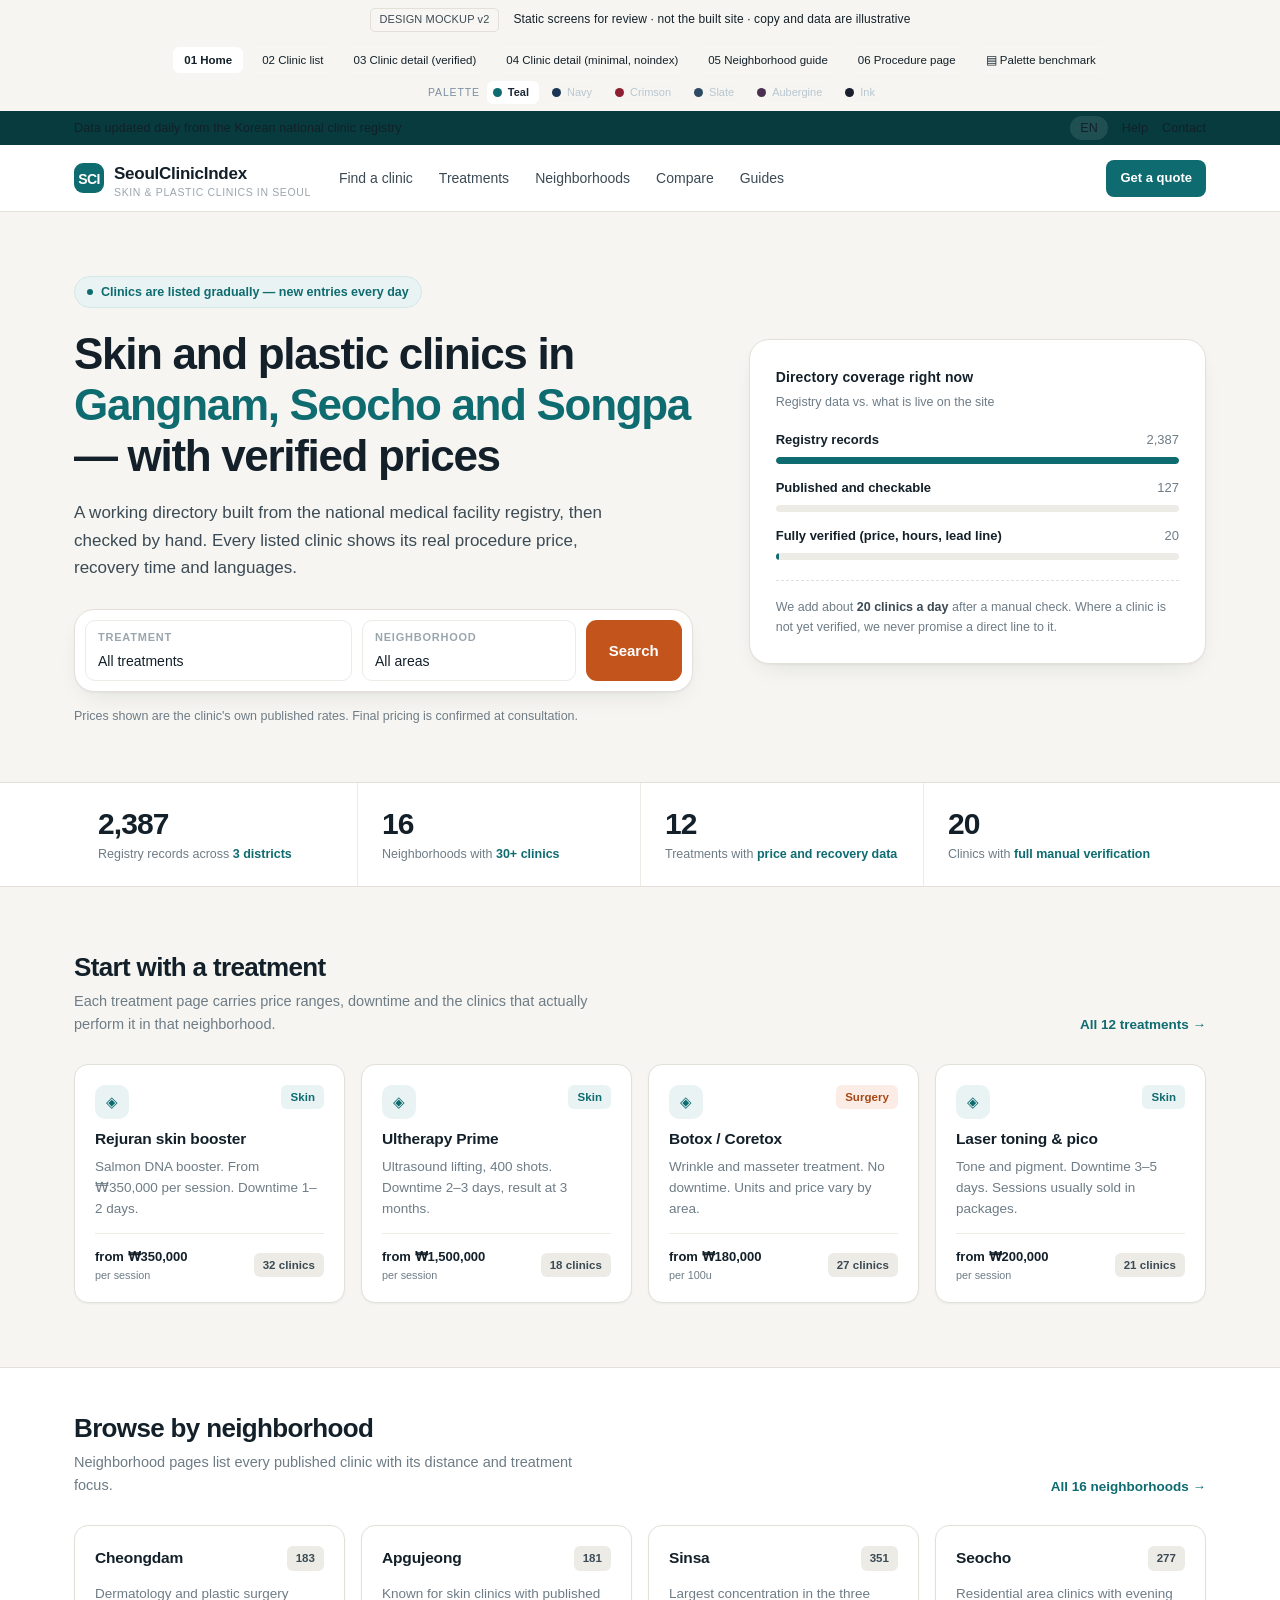
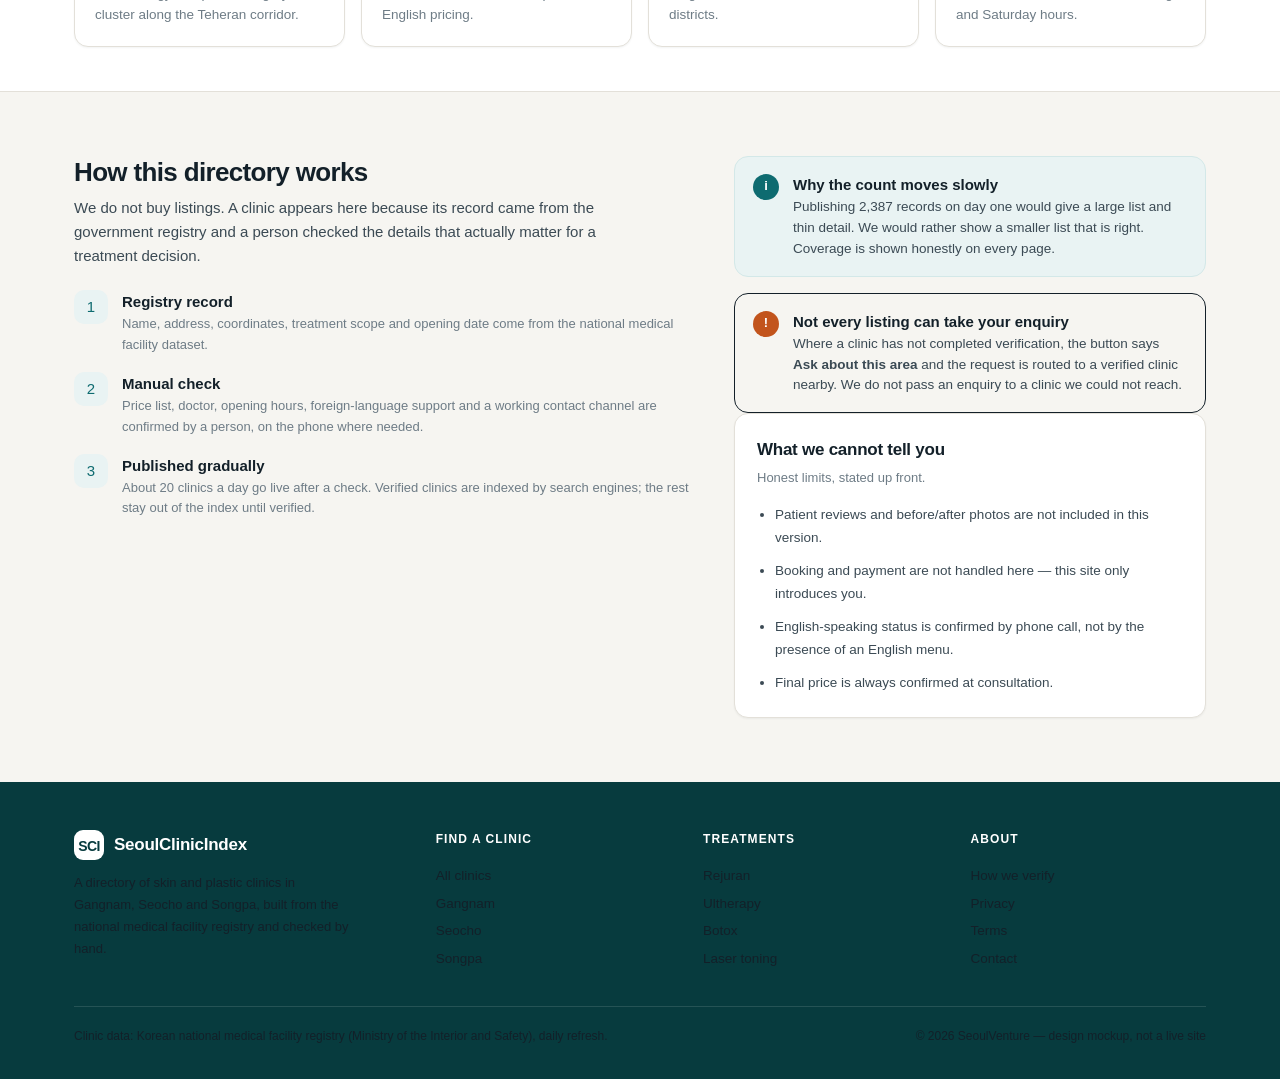
<file: index.html>
<!DOCTYPE html>
<html lang="en">
<head>
<meta charset="utf-8">
<meta name="viewport" content="width=device-width, initial-scale=1">
<title>SeoulClinicIndex — Skin &amp; Plastic Clinics in Seoul (Design mockup)</title>
<link rel="stylesheet" href="assets/base.css">
<link rel="stylesheet" href="assets/themes.css">
<script>
(function(){try{var t=new URLSearchParams(location.search).get('theme')||localStorage.getItem('sci.palette')||'teal';if(t&&t!=='teal')document.documentElement.setAttribute('data-theme',t);}catch(e){}})();
</script>
</head>
<body>

<div class="mock-banner">
  <span class="pill">DESIGN MOCKUP v2</span>
  <span>Static screens for review · not the built site · copy and data are illustrative</span>
</div>
<div class="mock-nav">
  <a href="index.html" class="on">01 Home</a>
  <a href="clinics.html">02 Clinic list</a>
  <a href="clinic-detail.html">03 Clinic detail (verified)</a>
  <a href="clinic-detail-minimal.html">04 Clinic detail (minimal, noindex)</a>
  <a href="neighborhood.html">05 Neighborhood guide</a>
  <a href="procedure.html">06 Procedure page</a>
  <a href="palette.html">▤ Palette benchmark</a>
</div>

<div class="topbar">
  <div class="wrap">
    <div class="tb-left">
      <span>Data updated daily from the Korean national clinic registry</span>
    </div>
    <div class="tb-right">
      <span class="tb-pill">EN</span>
      <a href="#">Help</a>
      <a href="#">Contact</a>
    </div>
  </div>
</div>

<header class="nav">
  <div class="wrap">
    <a class="logo" href="index.html">
      <span class="mark"><span>SCI</span></span>
      <span>SeoulClinicIndex<small>Skin &amp; Plastic Clinics in Seoul</small></span>
    </a>
    <nav class="nav-links">
      <a href="clinics.html">Find a clinic</a>
      <a href="procedure.html">Treatments</a>
      <a href="neighborhood.html">Neighborhoods</a>
      <a href="#">Compare</a>
      <a href="#">Guides</a>
    </nav>
    <div class="nav-right">
      <a class="btn btn-primary btn-sm" href="#consult">Get a quote</a>
    </div>
  </div>
</header>

<section class="hero">
  <div class="wrap hero-grid">
    <div>
      <span class="eyebrow"><span class="dot"></span> Clinics are listed gradually — new entries every day</span>
      <h1>Skin and plastic clinics in <em>Gangnam, Seocho and Songpa</em> — with verified prices</h1>
      <p class="hero-sub">A working directory built from the national medical facility registry, then checked by hand. Every listed clinic shows its real procedure price, recovery time and languages.</p>

      <div class="searchbox">
        <div class="sb-field">
          <label for="q1">Treatment</label>
          <select id="q1">
            <option>All treatments</option>
            <option>Rejuran (skin booster)</option>
            <option>Ultherapy Prime (lifting)</option>
            <option>Botox / Coretox</option>
            <option>Laser toning &amp; pico</option>
            <option>Fillers</option>
          </select>
        </div>
        <div class="sb-field">
          <label for="q2">Neighborhood</label>
          <select id="q2">
            <option>All areas</option>
            <option>Cheongdam</option>
            <option>Apgujeong</option>
            <option>Sinsa</option>
            <option>Seocho</option>
            <option>Yeoksam</option>
          </select>
        </div>
        <button class="btn btn-accent btn-lg sb-go">Search</button>
      </div>
      <p class="hero-note">Prices shown are the clinic's own published rates. Final pricing is confirmed at consultation.</p>
    </div>

    <div class="hero-card">
      <h3>Directory coverage right now</h3>
      <p class="hc-sub">Registry data vs. what is live on the site</p>
      <div class="hc-bars">
        <div class="hc-bar-row">
          <div class="hc-bar-top"><b>Registry records</b><span class="num">2,387</span></div>
          <div class="bar"><i style="width:100%"></i></div>
        </div>
        <div class="hc-bar-row">
          <div class="hc-bar-top"><b>Published and checkable</b><span class="num">127</span></div>
          <div class="bar alt"><i style="width:5.3%"></i></div>
        </div>
        <div class="hc-bar-row">
          <div class="hc-bar-top"><b>Fully verified (price, hours, lead line)</b><span class="num">20</span></div>
          <div class="bar"><i style="width:0.84%"></i></div>
        </div>
      </div>
      <p class="hc-foot">We add about <b>20 clinics a day</b> after a manual check. Where a clinic is not yet verified, we never promise a direct line to it.</p>
    </div>
  </div>
</section>

<div class="stats">
  <div class="wrap">
    <div class="stat"><div class="v num">2,387</div><div class="k">Registry records across <b>3 districts</b></div></div>
    <div class="stat"><div class="v num">16</div><div class="k">Neighborhoods with <b>30+ clinics</b></div></div>
    <div class="stat"><div class="v num">12</div><div class="k">Treatments with <b>price and recovery data</b></div></div>
    <div class="stat"><div class="v num">20</div><div class="k">Clinics with <b>full manual verification</b></div></div>
  </div>
</div>

<section>
  <div class="wrap">
    <div class="sec-head">
      <div>
        <h2>Start with a treatment</h2>
        <p>Each treatment page carries price ranges, downtime and the clinics that actually perform it in that neighborhood.</p>
      </div>
      <a class="sec-more" href="procedure.html">All 12 treatments →</a>
    </div>
    <div class="grid-4">
      <a class="card" href="procedure.html">
        <div class="card-top"><div class="icon-badge">◈</div><span class="tag brand">Skin</span></div>
        <h4>Rejuran skin booster</h4>
        <p>Salmon DNA booster. From ₩350,000 per session. Downtime 1–2 days.</p>
        <div class="card-foot"><span class="price">from ₩350,000<small>per session</small></span><span class="tag">32 clinics</span></div>
      </a>
      <a class="card" href="procedure.html">
        <div class="card-top"><div class="icon-badge">◈</div><span class="tag brand">Skin</span></div>
        <h4>Ultherapy Prime</h4>
        <p>Ultrasound lifting, 400 shots. Downtime 2–3 days, result at 3 months.</p>
        <div class="card-foot"><span class="price">from ₩1,500,000<small>per session</small></span><span class="tag">18 clinics</span></div>
      </a>
      <a class="card" href="procedure.html">
        <div class="card-top"><div class="icon-badge">◈</div><span class="tag warm">Surgery</span></div>
        <h4>Botox / Coretox</h4>
        <p>Wrinkle and masseter treatment. No downtime. Units and price vary by area.</p>
        <div class="card-foot"><span class="price">from ₩180,000<small>per 100u</small></span><span class="tag">27 clinics</span></div>
      </a>
      <a class="card" href="procedure.html">
        <div class="card-top"><div class="icon-badge">◈</div><span class="tag brand">Skin</span></div>
        <h4>Laser toning &amp; pico</h4>
        <p>Tone and pigment. Downtime 3–5 days. Sessions usually sold in packages.</p>
        <div class="card-foot"><span class="price">from ₩200,000<small>per session</small></span><span class="tag">21 clinics</span></div>
      </a>
    </div>
  </div>
</section>

<section class="tight" style="background:var(--surface);border-top:1px solid var(--line);border-bottom:1px solid var(--line)">
  <div class="wrap">
    <div class="sec-head">
      <div>
        <h2>Browse by neighborhood</h2>
        <p>Neighborhood pages list every published clinic with its distance and treatment focus.</p>
      </div>
      <a class="sec-more" href="neighborhood.html">All 16 neighborhoods →</a>
    </div>
    <div class="grid-4">
      <a class="card" href="neighborhood.html"><div class="card-top"><h4>Cheongdam</h4><span class="tag">183</span></div><p>Dermatology and plastic surgery cluster along the Teheran corridor.</p></a>
      <a class="card" href="neighborhood.html"><div class="card-top"><h4>Apgujeong</h4><span class="tag">181</span></div><p>Known for skin clinics with published English pricing.</p></a>
      <a class="card" href="neighborhood.html"><div class="card-top"><h4>Sinsa</h4><span class="tag">351</span></div><p>Largest concentration in the three districts.</p></a>
      <a class="card" href="neighborhood.html"><div class="card-top"><h4>Seocho</h4><span class="tag">277</span></div><p>Residential area clinics with evening and Saturday hours.</p></a>
    </div>
  </div>
</section>

<section>
  <div class="wrap">
    <div class="row-between" style="align-items:flex-start;gap:40px">
      <div style="max-width:620px">
        <h2 class="h2">How this directory works</h2>
        <p class="lead" style="margin-bottom:22px">We do not buy listings. A clinic appears here because its record came from the government registry and a person checked the details that actually matter for a treatment decision.</p>
        <div class="stack">
          <div class="row" style="align-items:flex-start;gap:14px">
            <div class="icon-badge">1</div>
            <div><h4 style="font-size:15px;font-weight:650">Registry record</h4><p class="small muted">Name, address, coordinates, treatment scope and opening date come from the national medical facility dataset.</p></div>
          </div>
          <div class="row" style="align-items:flex-start;gap:14px">
            <div class="icon-badge">2</div>
            <div><h4 style="font-size:15px;font-weight:650">Manual check</h4><p class="small muted">Price list, doctor, opening hours, foreign-language support and a working contact channel are confirmed by a person, on the phone where needed.</p></div>
          </div>
          <div class="row" style="align-items:flex-start;gap:14px">
            <div class="icon-badge">3</div>
            <div><h4 style="font-size:15px;font-weight:650">Published gradually</h4><p class="small muted">About 20 clinics a day go live after a check. Verified clinics are indexed by search engines; the rest stay out of the index until verified.</p></div>
          </div>
        </div>
      </div>
      <div class="stack" style="flex:1">
        <div class="notice">
          <div class="n-ic">i</div>
          <div>
            <b>Why the count moves slowly</b>
            <p>Publishing 2,387 records on day one would give a large list and thin detail. We would rather show a smaller list that is right. Coverage is shown honestly on every page.</p>
          </div>
        </div>
        <div class="notice warm">
          <div class="n-ic">!</div>
          <div>
            <b>Not every listing can take your enquiry</b>
            <p>Where a clinic has not completed verification, the button says <b>Ask about this area</b> and the request is routed to a verified clinic nearby. We do not pass an enquiry to a clinic we could not reach.</p>
          </div>
        </div>
        <div class="panel" style="margin:0">
          <h3>What we cannot tell you</h3>
          <p class="p-sub">Honest limits, stated up front.</p>
          <ul class="stack-sm" style="font-size:13.5px;color:var(--ink-2);padding-left:18px;line-height:1.7">
            <li>Patient reviews and before/after photos are not included in this version.</li>
            <li>Booking and payment are not handled here — this site only introduces you.</li>
            <li>English-speaking status is confirmed by phone call, not by the presence of an English menu.</li>
            <li>Final price is always confirmed at consultation.</li>
          </ul>
        </div>
      </div>
    </div>
  </div>
</section>

<footer>
  <div class="wrap">
    <div class="f-grid">
      <div class="f-brand">
        <div class="logo"><span class="mark"><span>SCI</span></span><span>SeoulClinicIndex</span></div>
        <p>A directory of skin and plastic clinics in Gangnam, Seocho and Songpa, built from the national medical facility registry and checked by hand.</p>
      </div>
      <div><h6>Find a clinic</h6><a href="clinics.html">All clinics</a><a href="#">Gangnam</a><a href="#">Seocho</a><a href="#">Songpa</a></div>
      <div><h6>Treatments</h6><a href="procedure.html">Rejuran</a><a href="#">Ultherapy</a><a href="#">Botox</a><a href="#">Laser toning</a></div>
      <div><h6>About</h6><a href="#">How we verify</a><a href="#">Privacy</a><a href="#">Terms</a><a href="#">Contact</a></div>
    </div>
    <div class="f-bottom">
      <span>Clinic data: Korean national medical facility registry (Ministry of the Interior and Safety), daily refresh.</span>
      <span>© 2026 SeoulVenture — design mockup, not a live site</span>
    </div>
  </div>
</footer>

<script src="assets/palette-switch.js"></script>
</body>
</html>
</file>
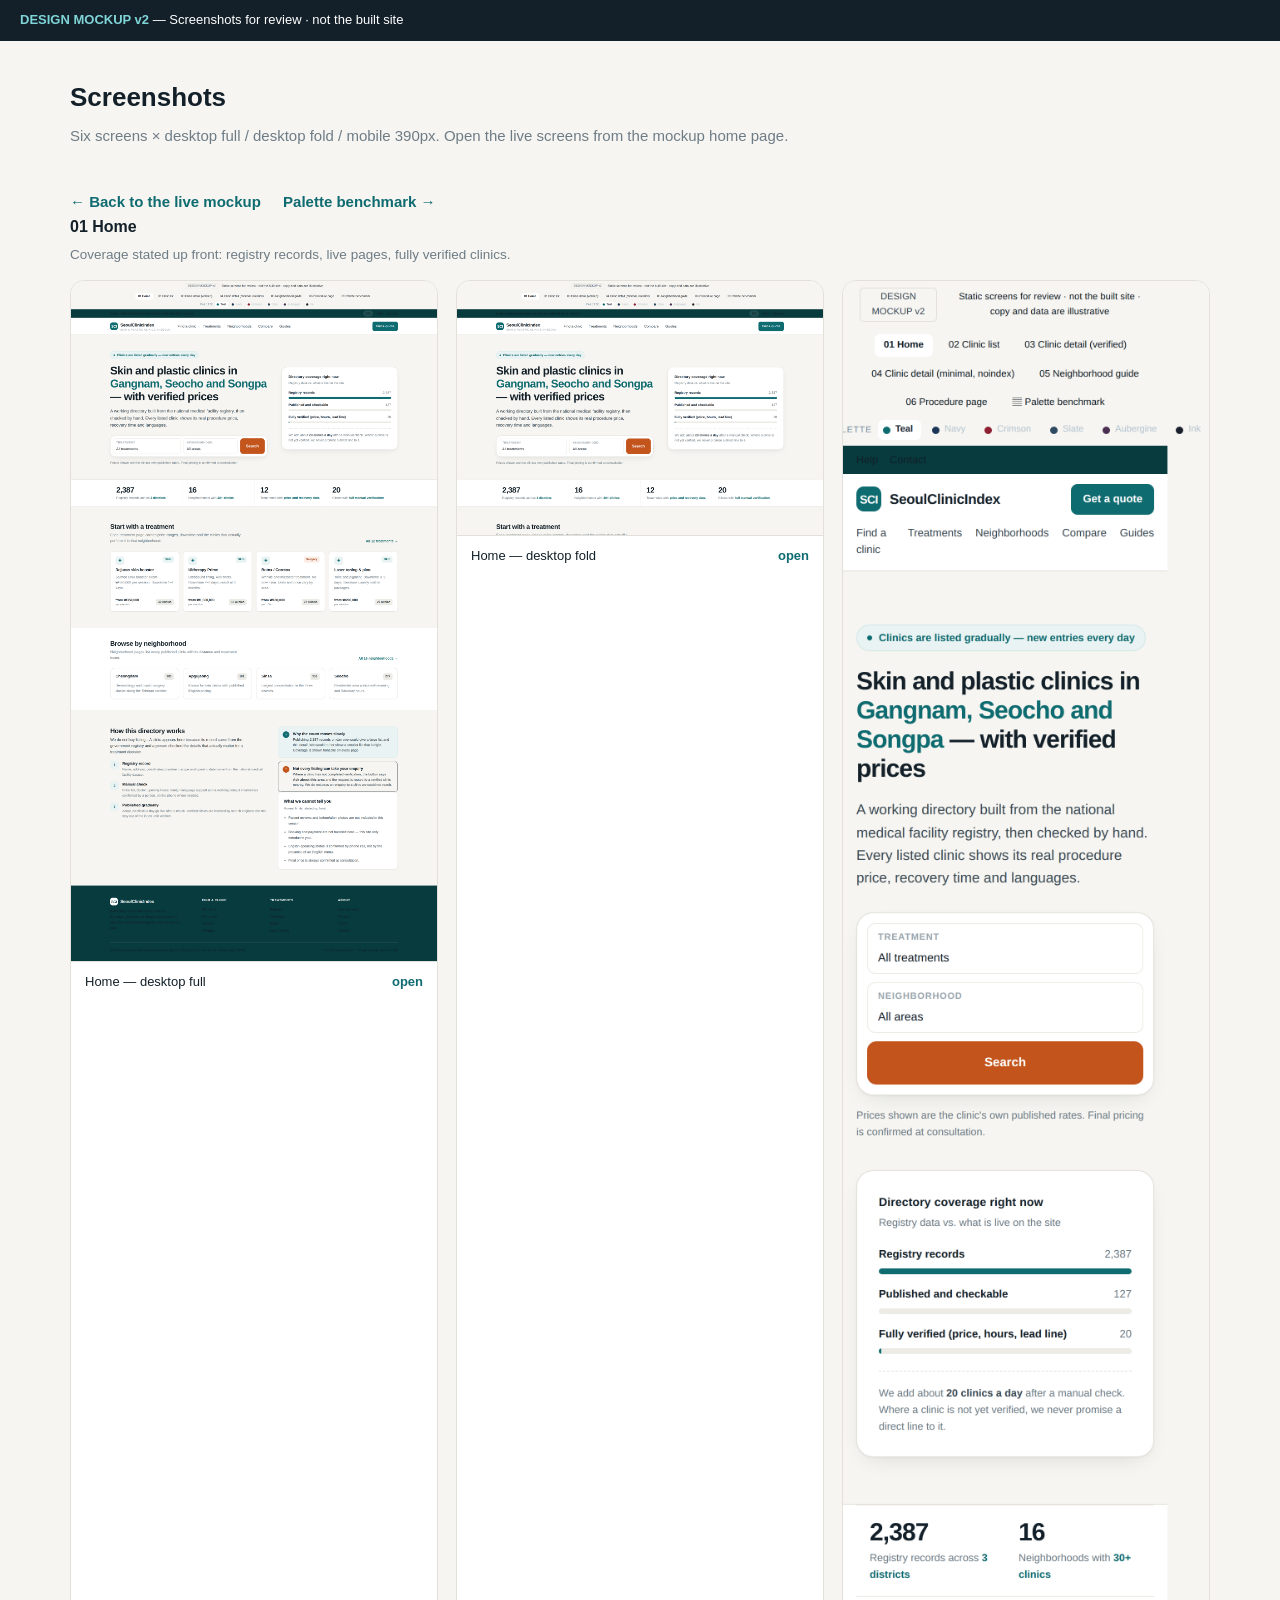
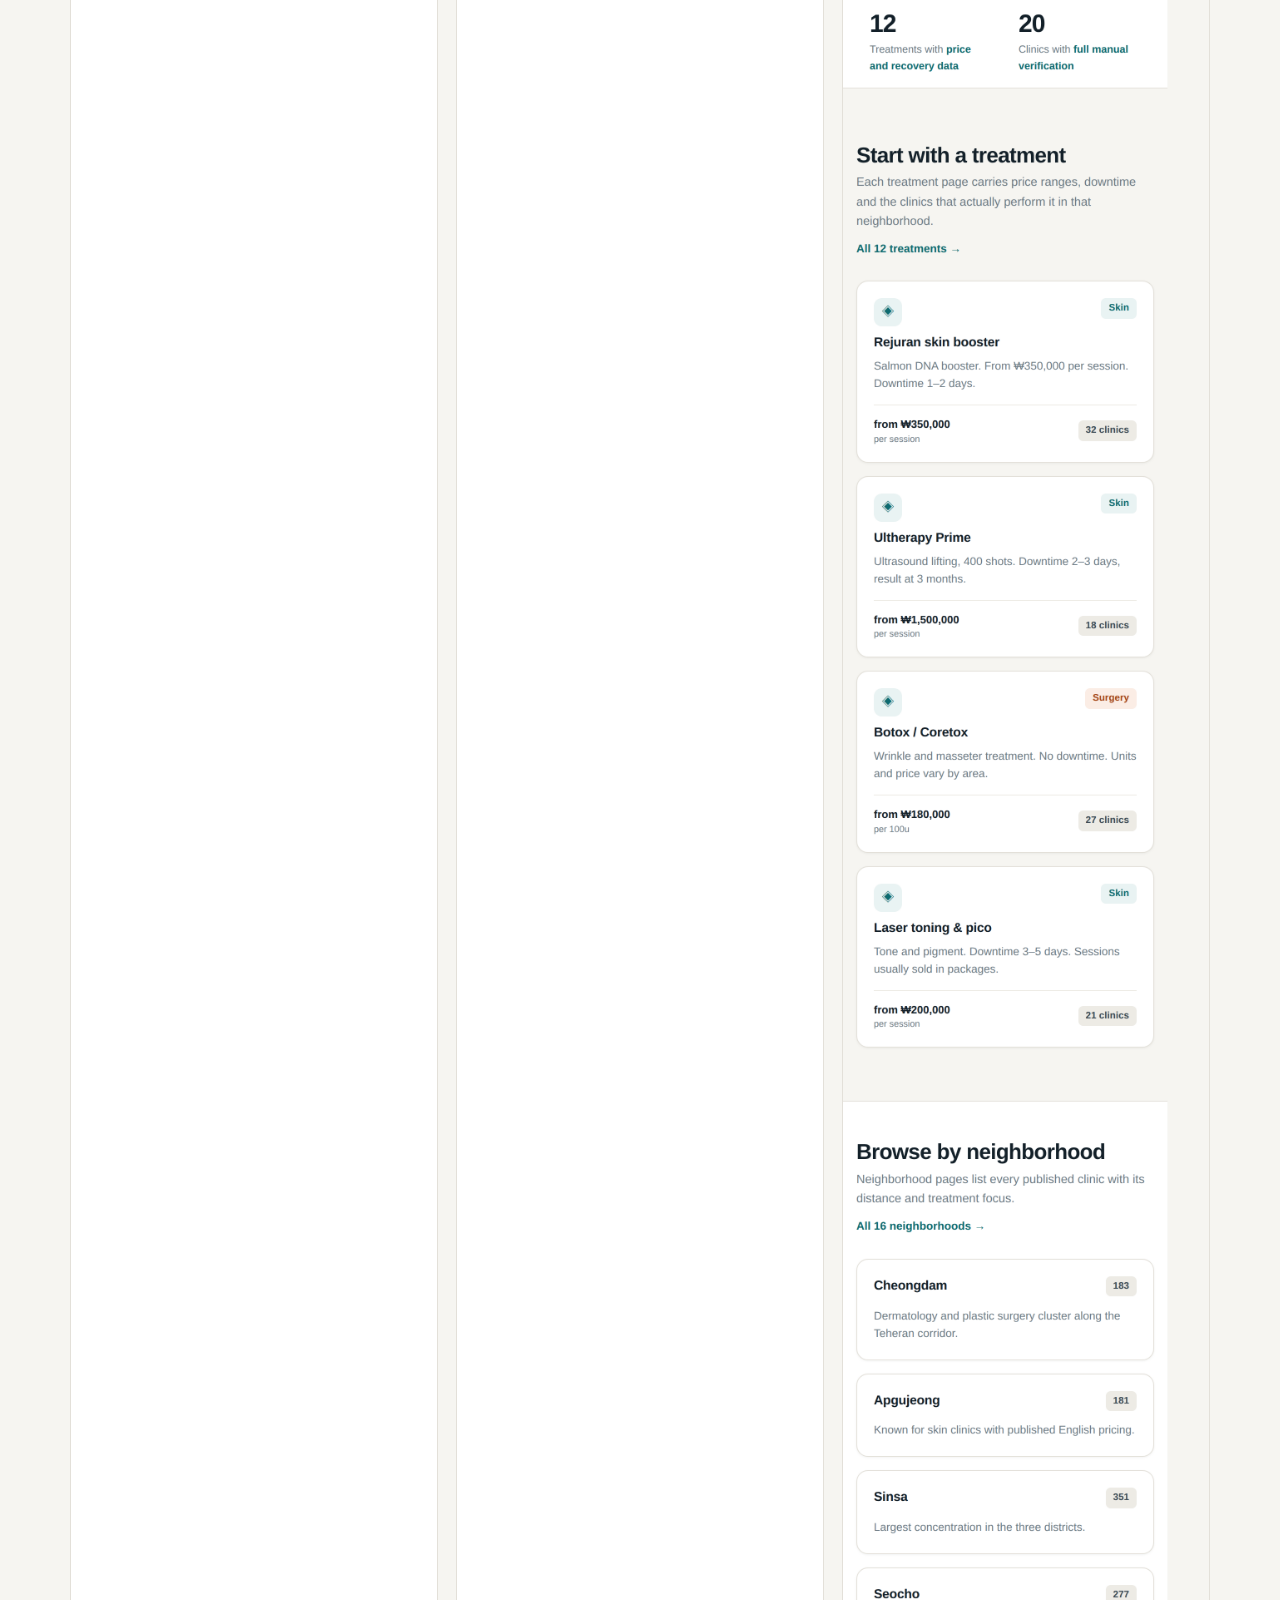
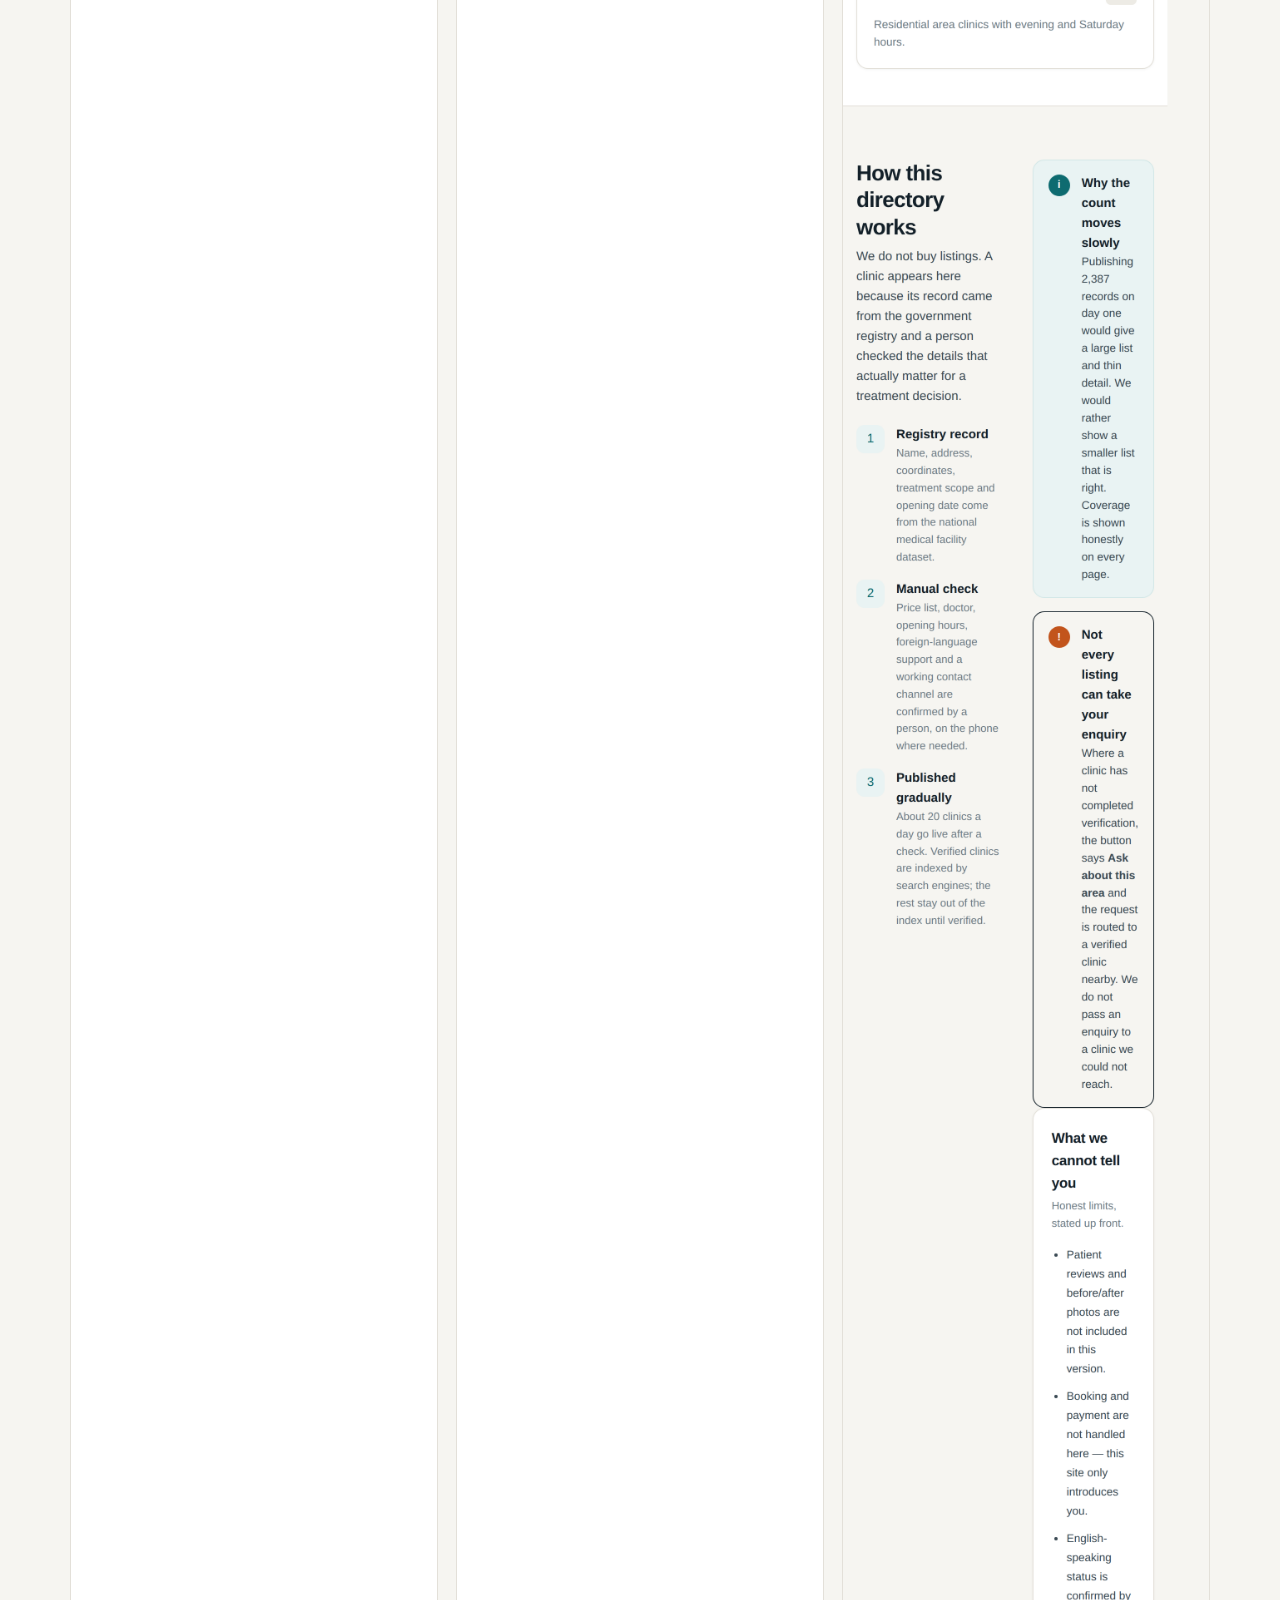
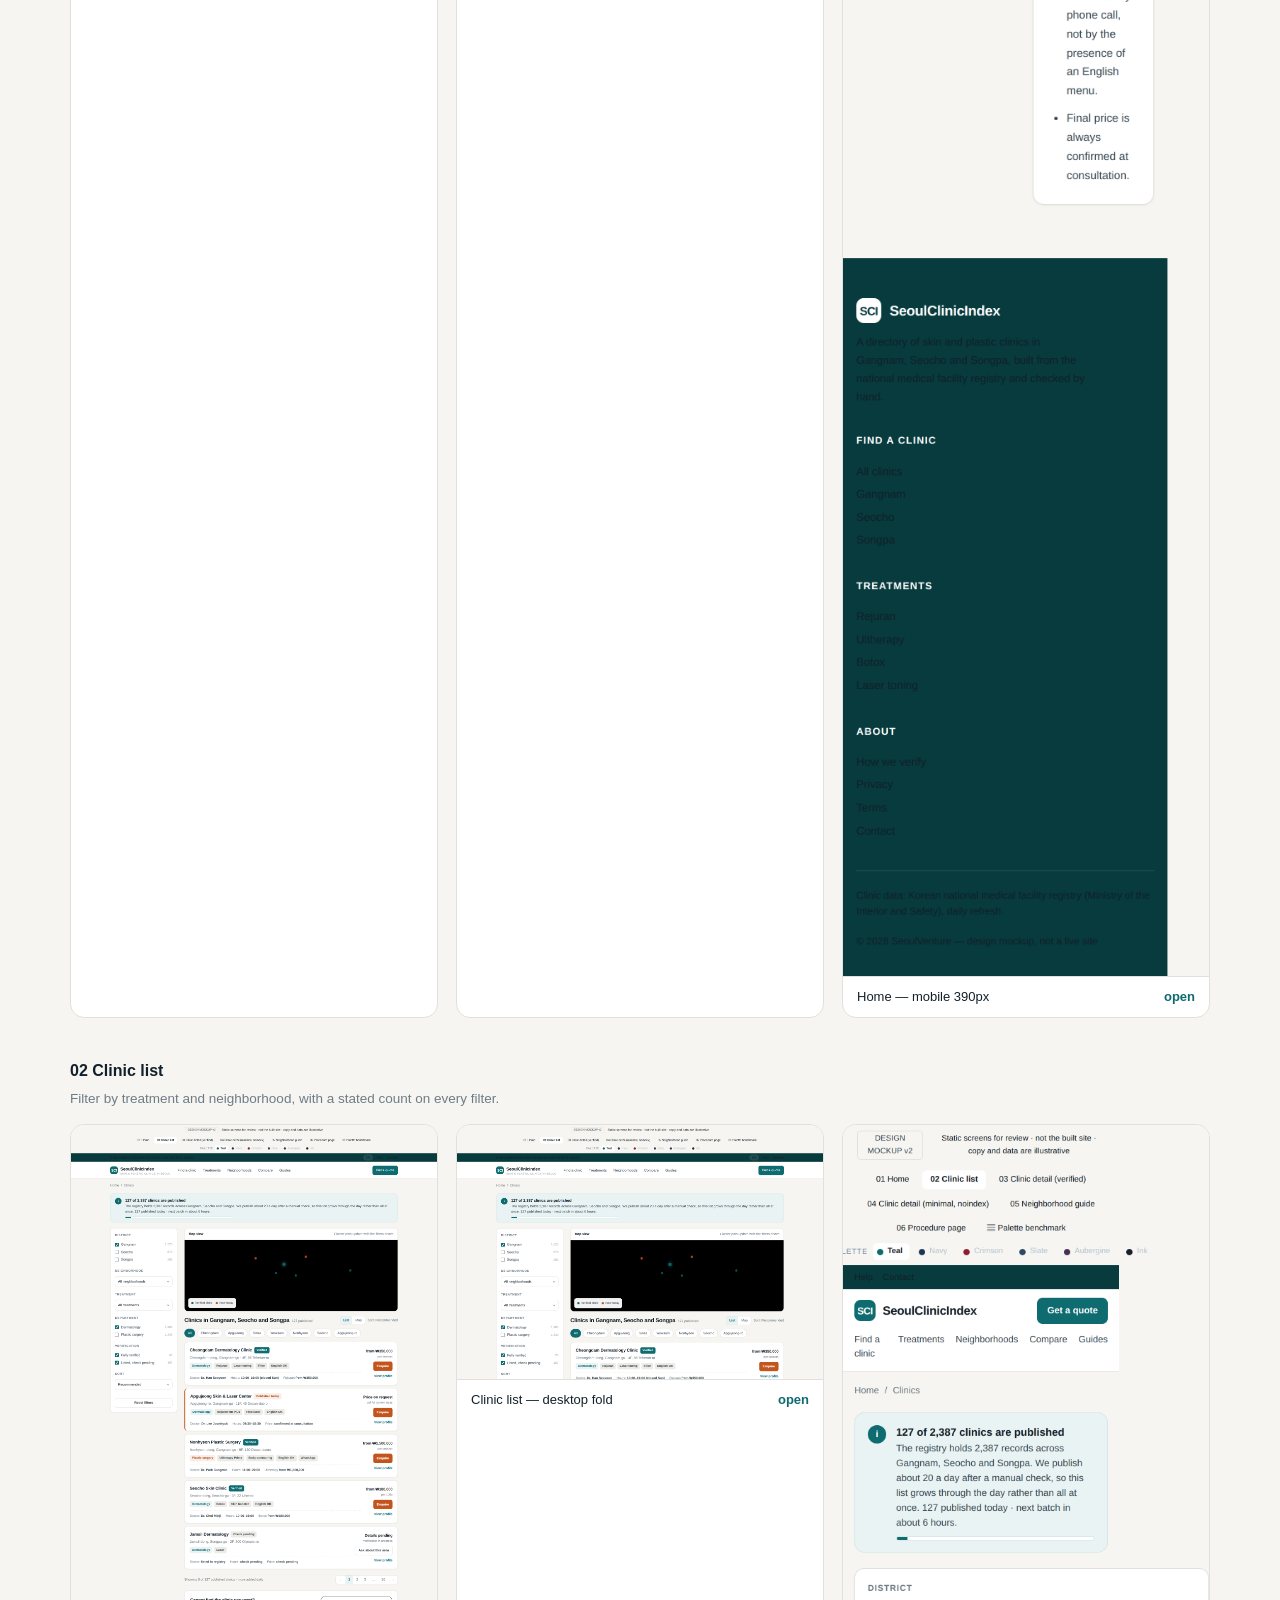
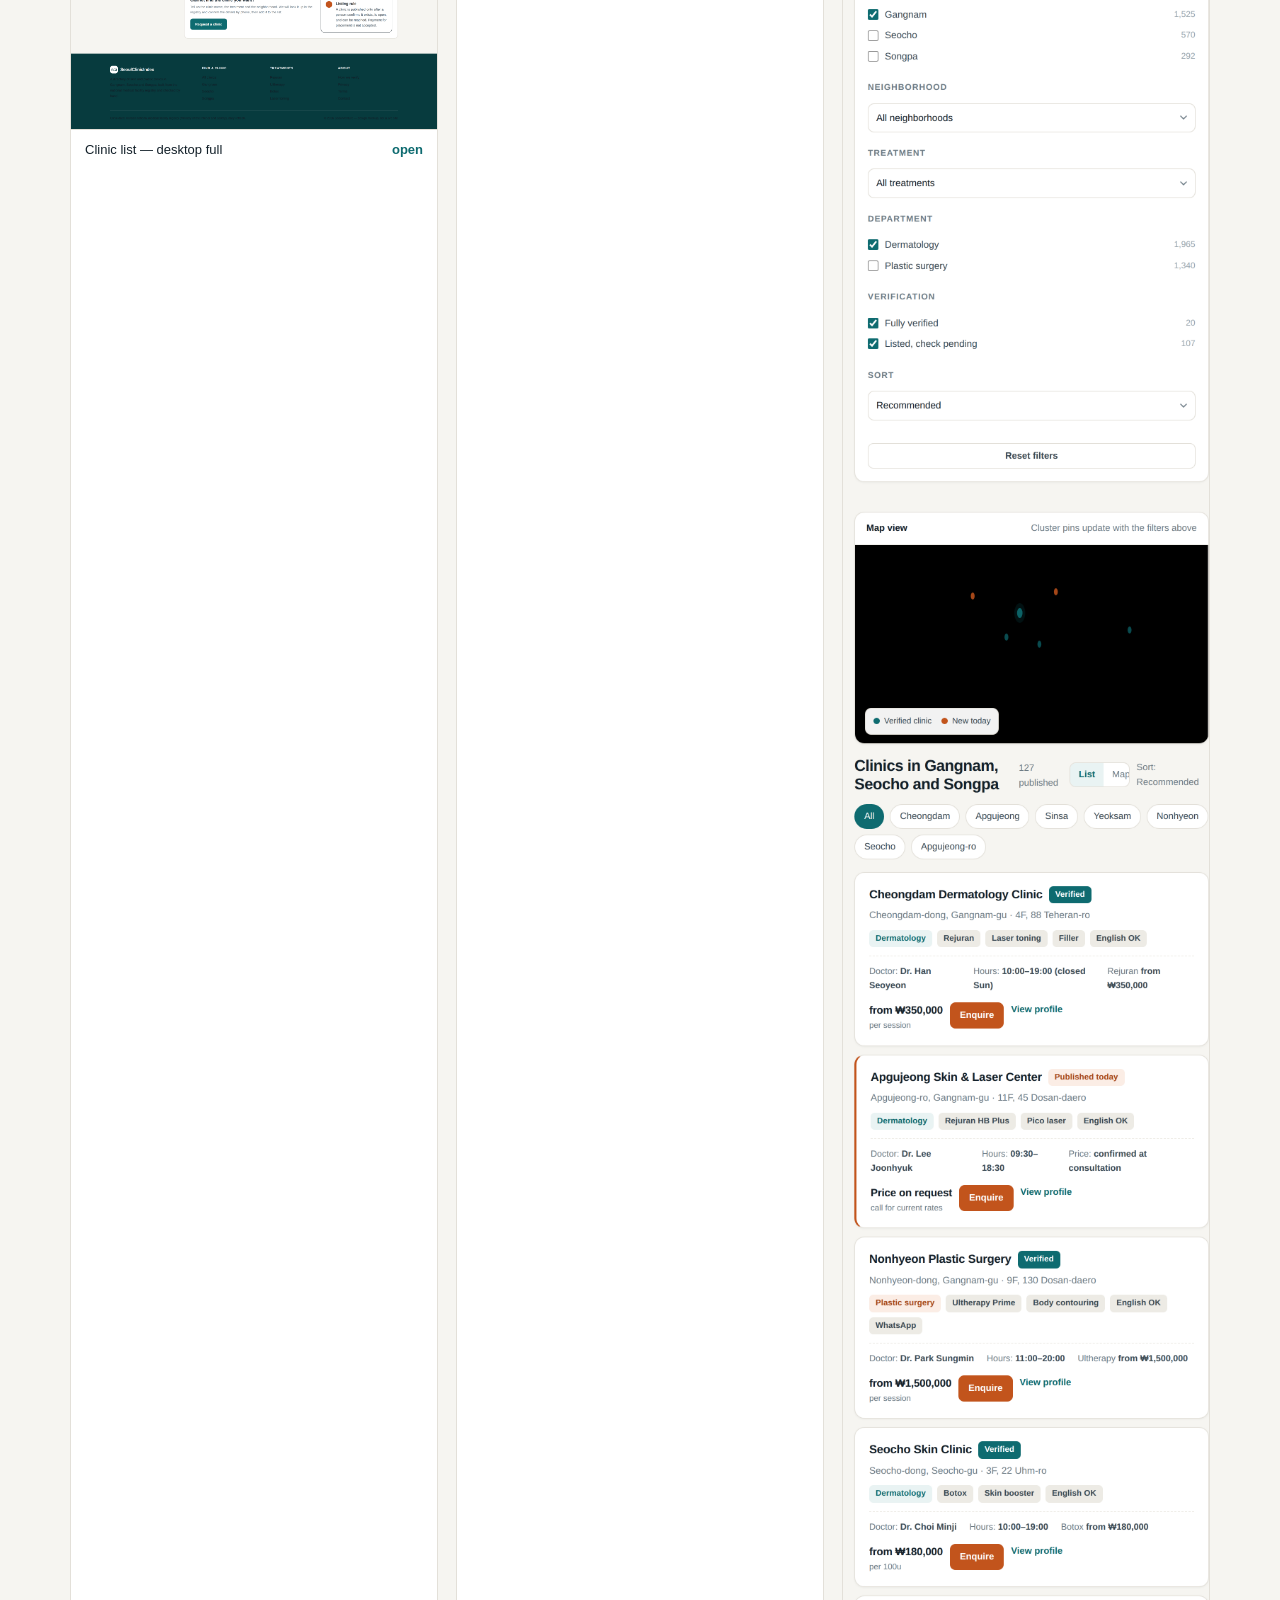
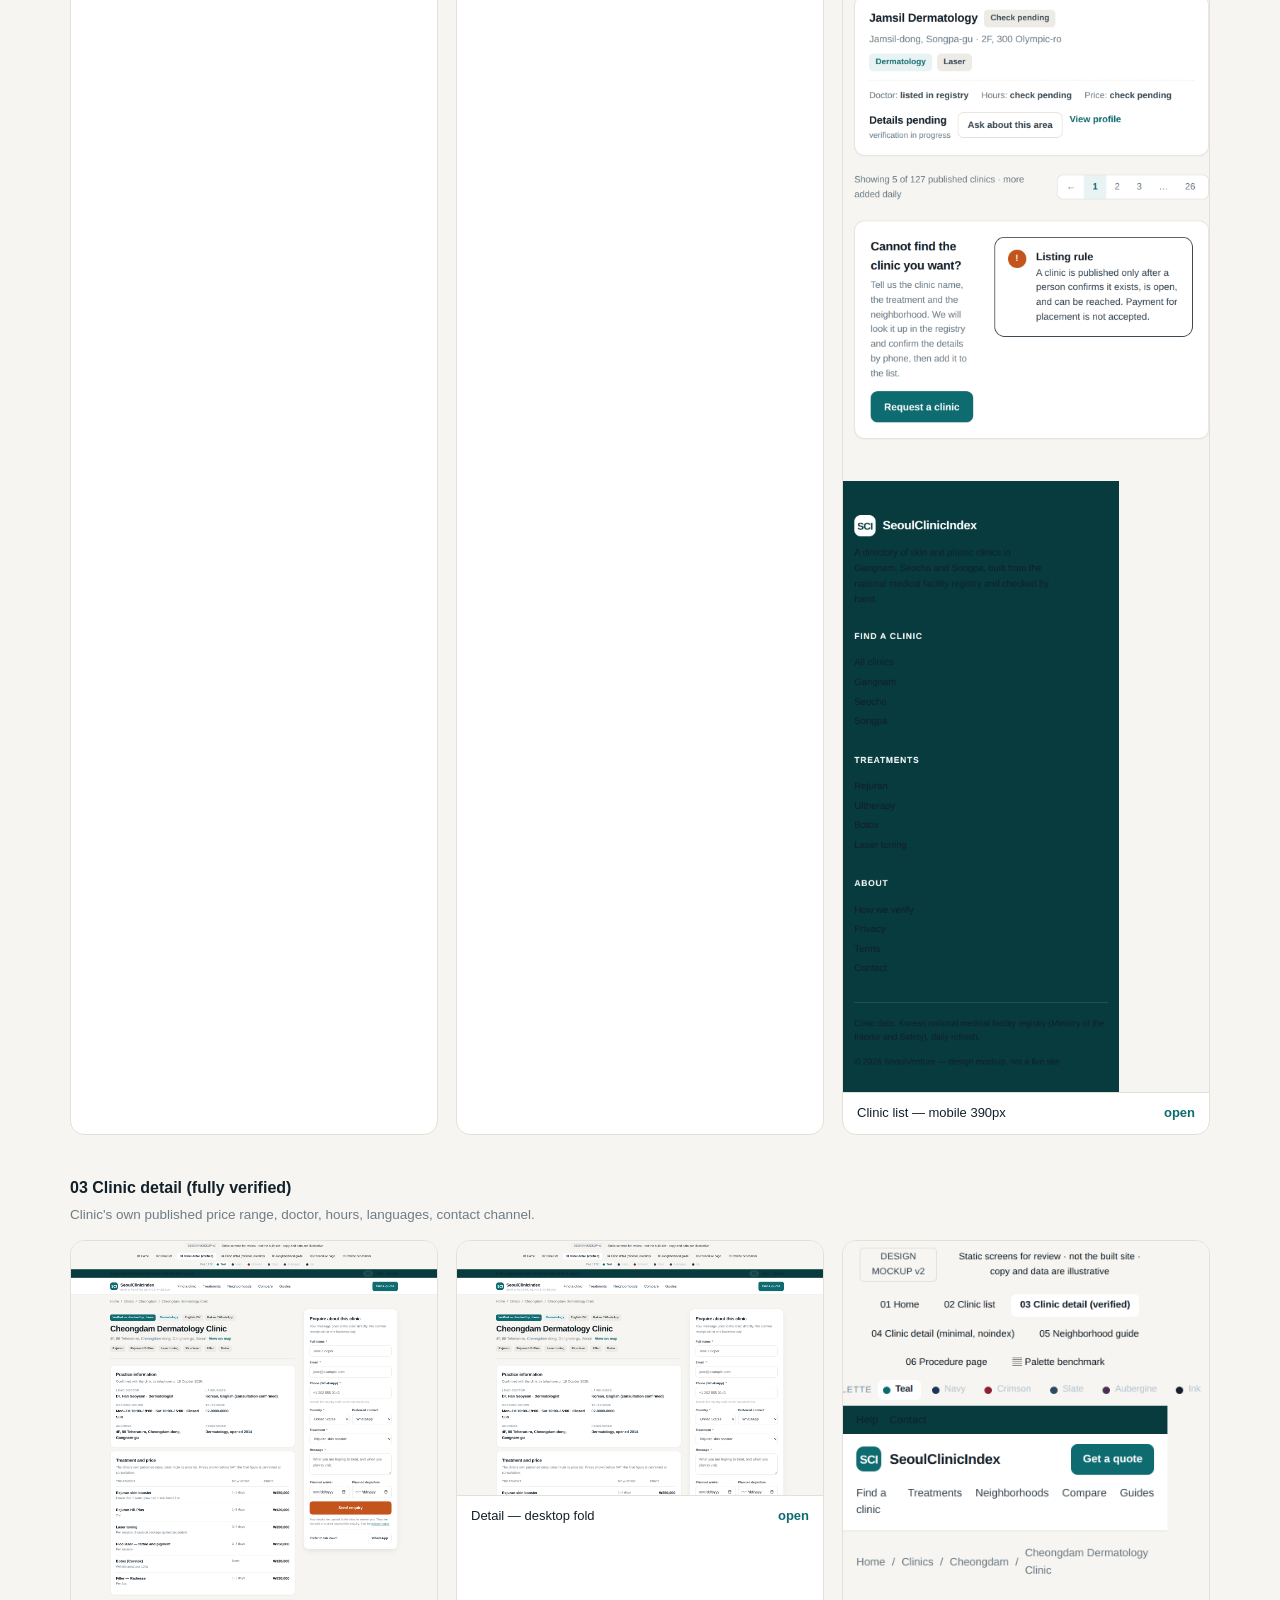
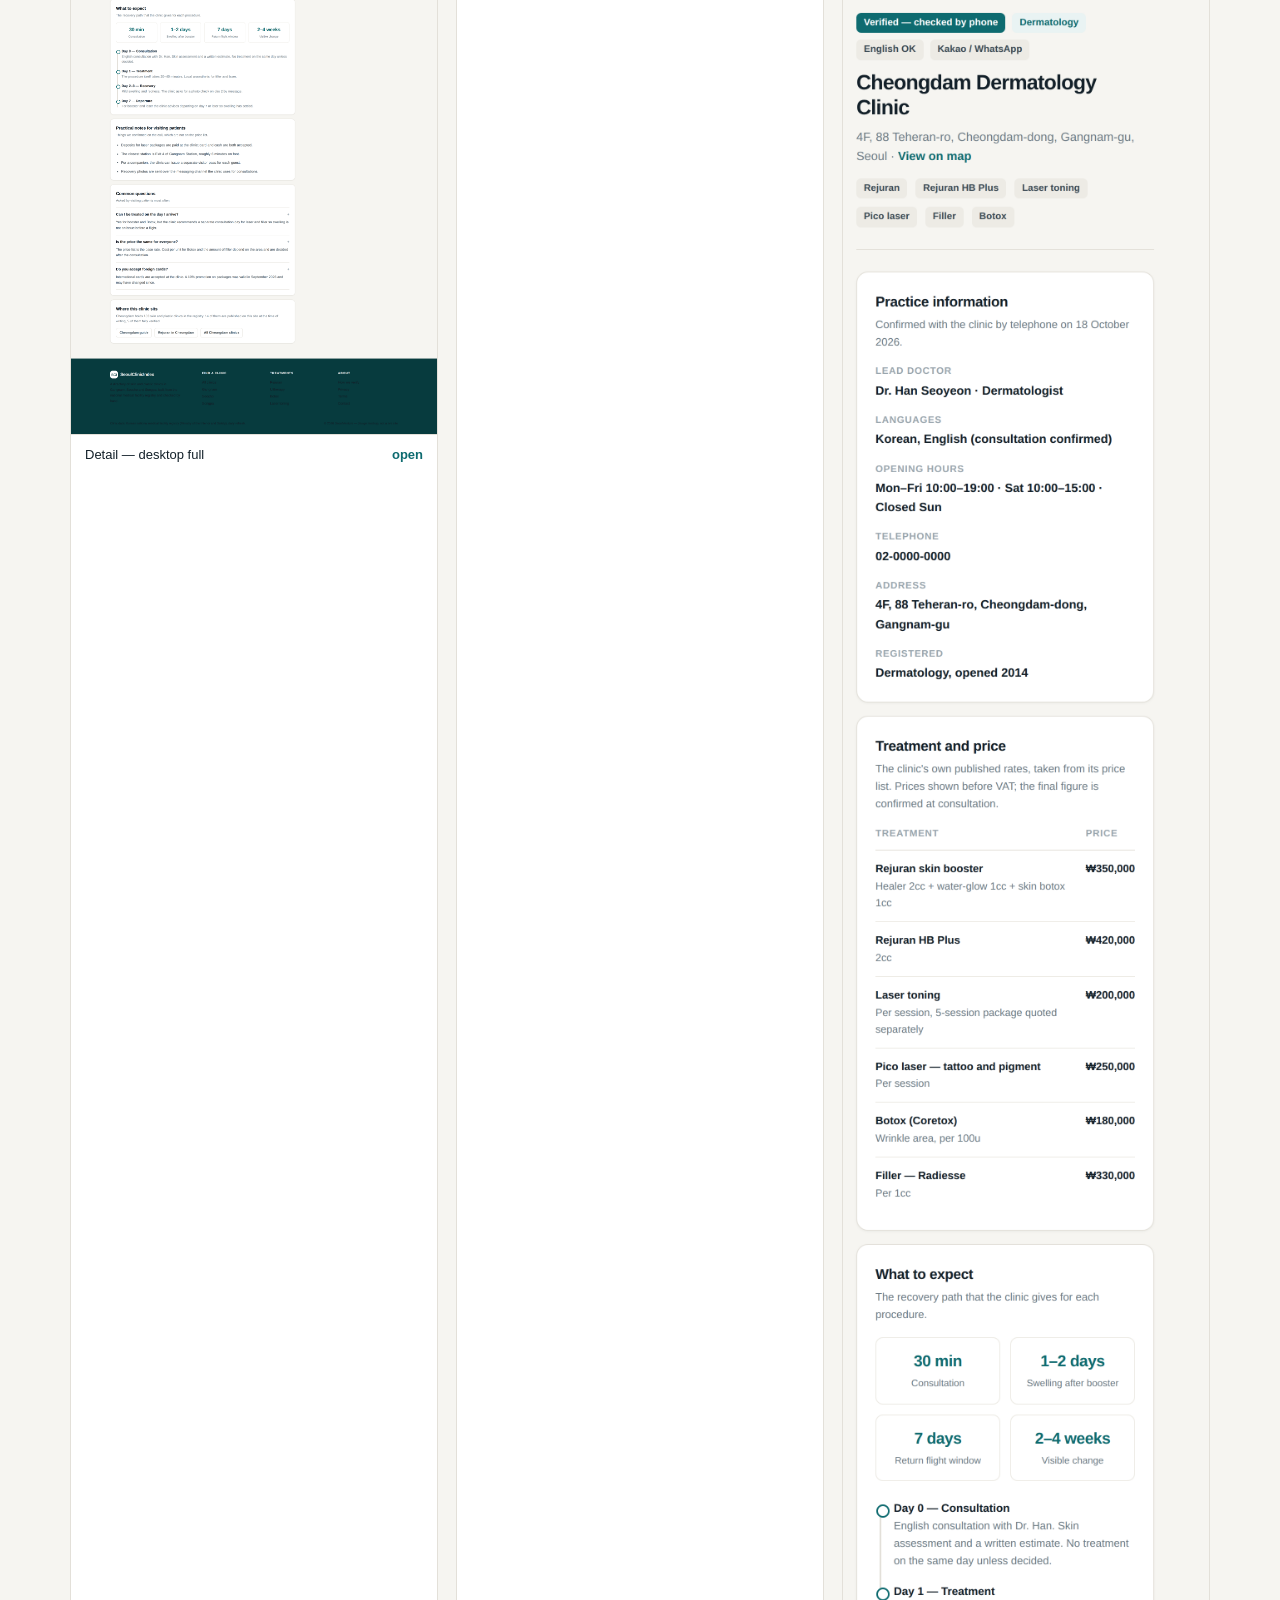
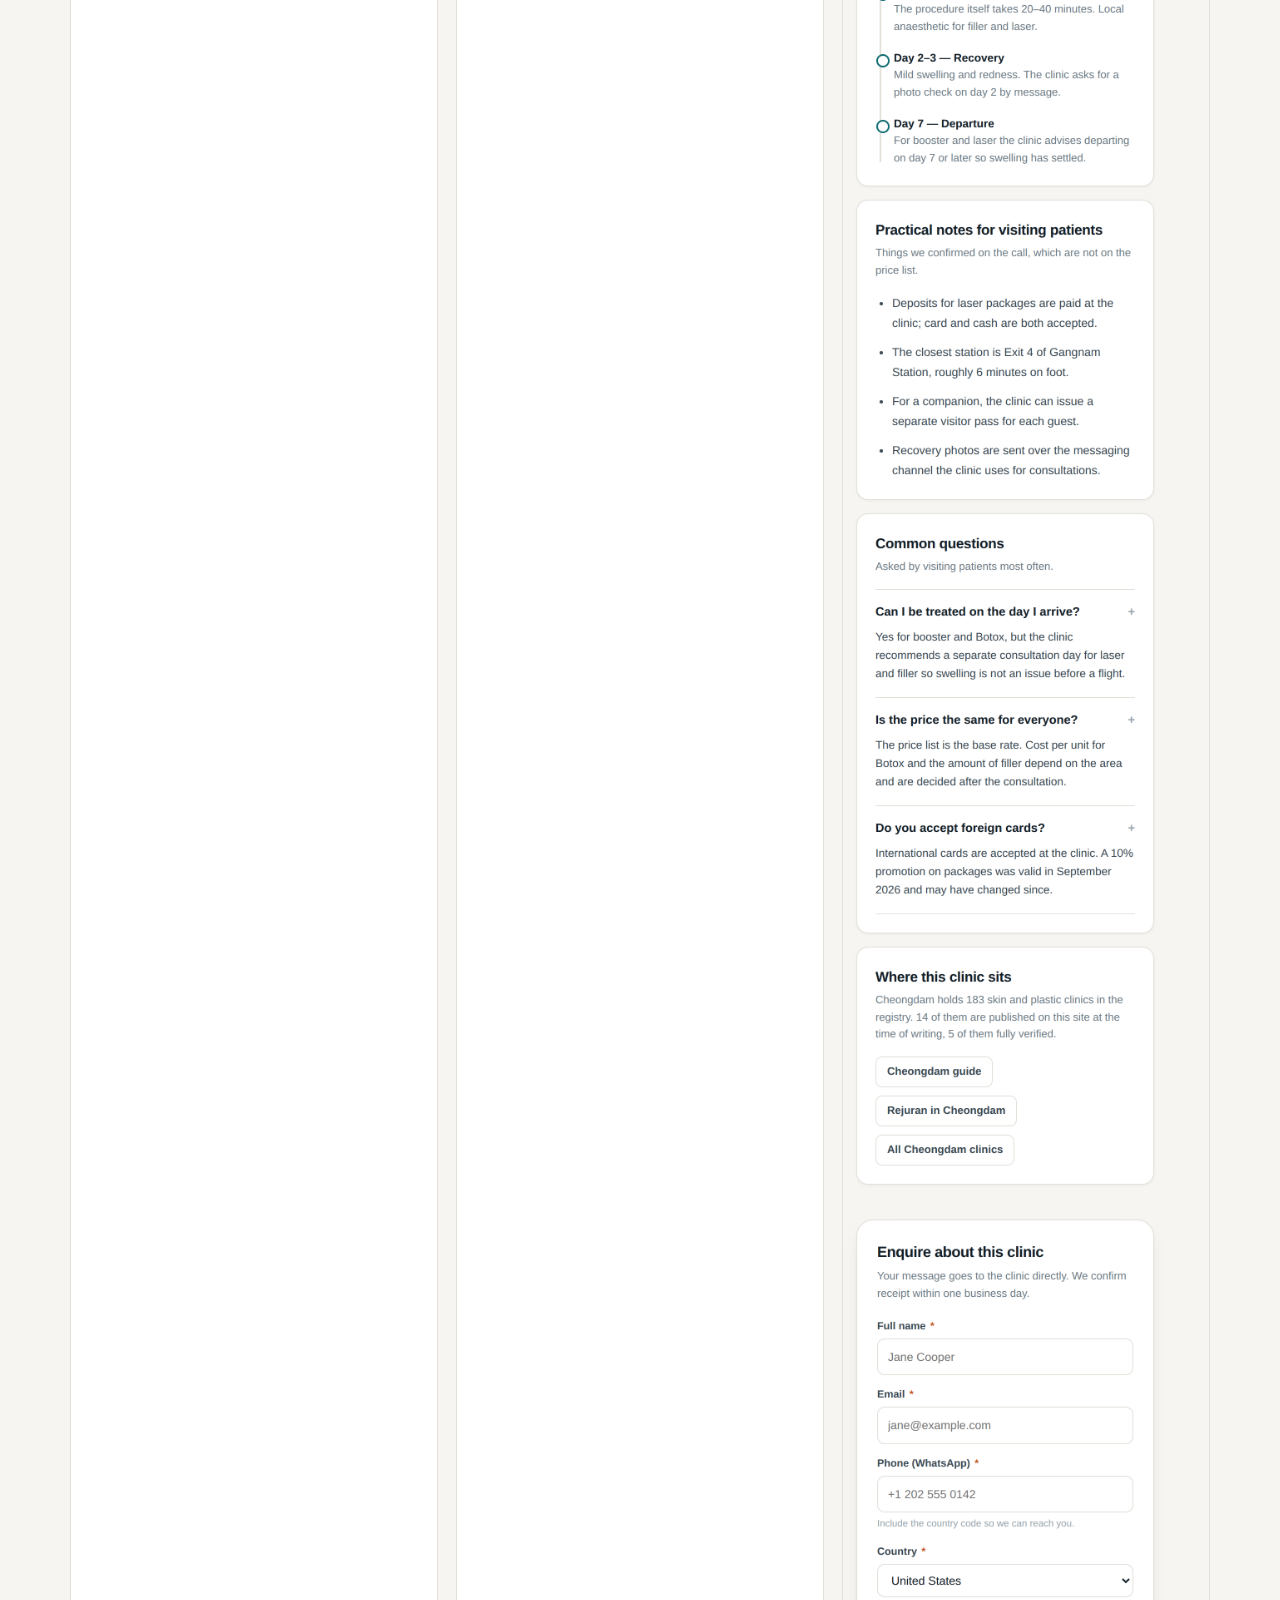
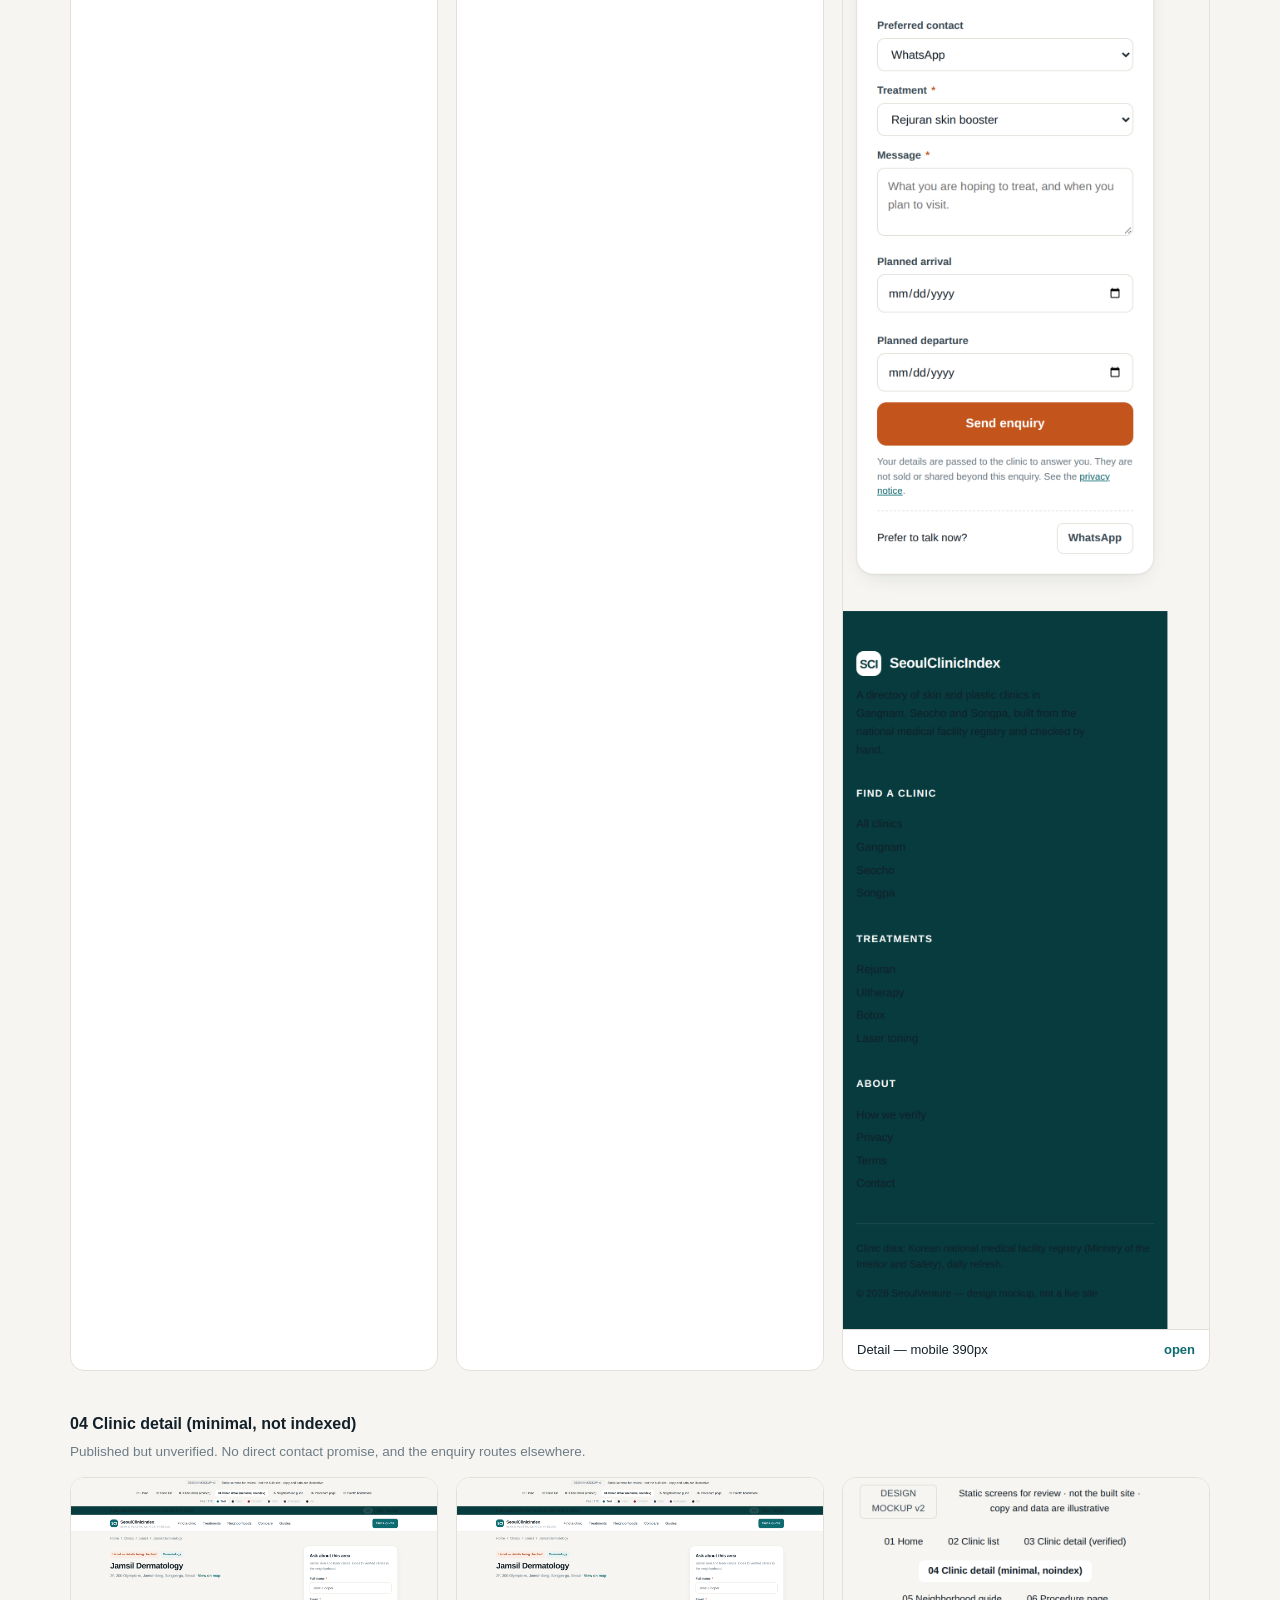
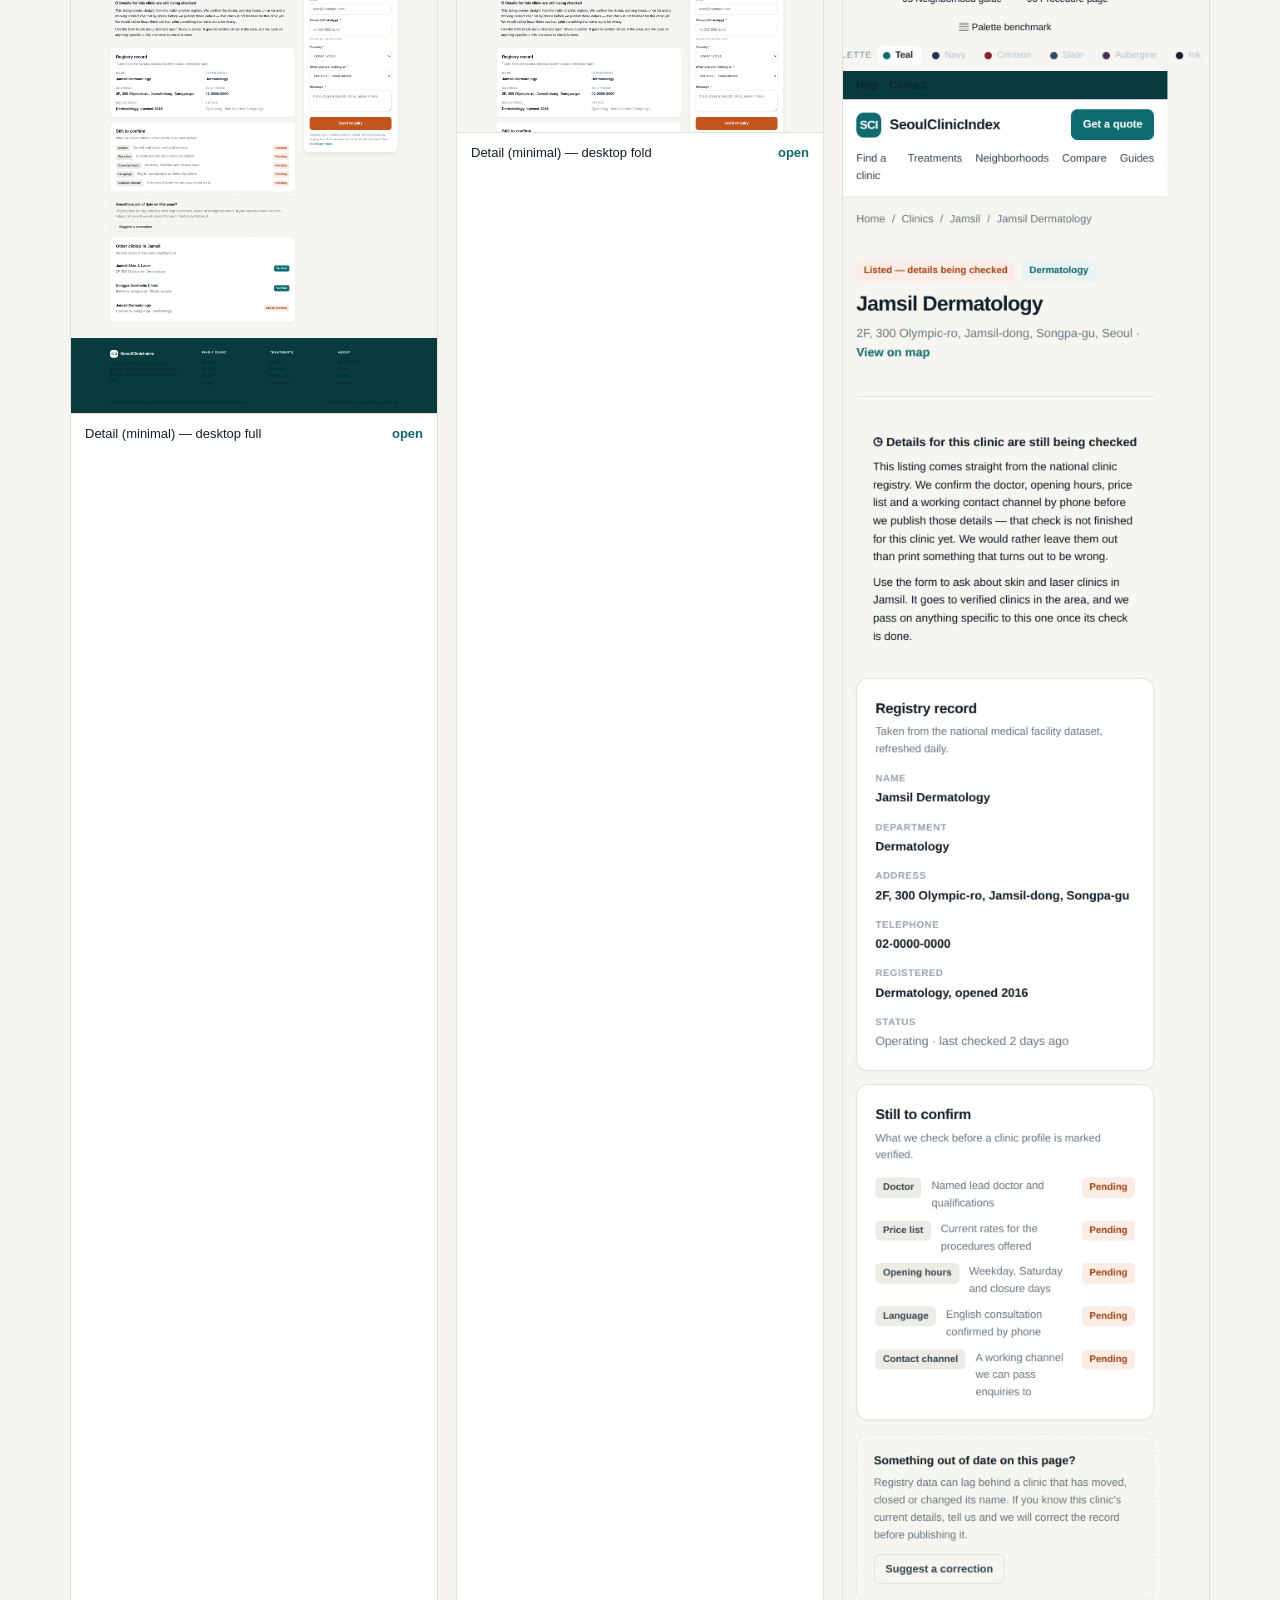
<file: screenshots/index.html>
<!DOCTYPE html>
<html lang="en">
<head>
<meta charset="UTF-8">
<meta name="viewport" content="width=device-width, initial-scale=1">
<title>Screenshots — SeoulClinicIndex design mockup v2</title>
<style>
  :root { --ink:#132029; --muted:#6E7C86; --brand:#0E6B70; --line:#E3E0D9; --canvas:#F6F5F1; --surface:#fff; --accent:#C2541C; }
  * { box-sizing: border-box; }
  body { margin:0; font:15px/1.6 -apple-system,BlinkMacSystemFont,"Segoe UI",Roboto,"Helvetica Neue",Arial,sans-serif; color:var(--ink); background:var(--canvas); }
  .bar { background:var(--ink); color:#fff; padding:10px 20px; font-size:13px; }
  .bar b { color:#7FD4D8; }
  .wrap { max-width:1180px; margin:0 auto; padding:36px 20px 80px; }
  h1 { font-size:26px; margin:0 0 6px; }
  .lead { color:var(--muted); margin:0 0 28px; }
  .grp { margin:0 0 40px; }
  h2 { font-size:16px; margin:0 0 4px; }
  .grp p { color:var(--muted); font-size:13.5px; margin:0 0 14px; }
  .grid { display:grid; grid-template-columns:repeat(auto-fill,minmax(320px,1fr)); gap:18px; }
  .card { background:var(--surface); border:1px solid var(--line); border-radius:14px; overflow:hidden; }
  .card img { display:block; width:100%; height:auto; border-bottom:1px solid var(--line); background:#fff; }
  .card .cap { padding:10px 14px; font-size:13px; display:flex; justify-content:space-between; gap:10px; }
  .card .cap a { color:var(--brand); text-decoration:none; font-weight:600; }
  a.back { display:inline-block; margin:14px 0 0; color:var(--brand); text-decoration:none; font-weight:600; }
</style>
</head>
<body>
<div class="bar"><b>DESIGN MOCKUP v2</b> — Screenshots for review · not the built site</div>
<div class="wrap">
  <h1>Screenshots</h1>
  <p class="lead">Six screens × desktop full / desktop fold / mobile 390px. Open the live screens from the mockup home page.</p>
  <a class="back" href="../index.html">← Back to the live mockup</a>
  <a class="back" href="../palette.html" style="margin-left:18px">Palette benchmark →</a>

  <div class="grp">
    <h2>01 Home</h2>
    <p>Coverage stated up front: registry records, live pages, fully verified clinics.</p>
    <div class="grid">
      <div class="card"><img src="index-full.png" alt="Home, desktop full"><div class="cap"><span>Home — desktop full</span><a href="index-full.png">open</a></div></div>
      <div class="card"><img src="index-fold.png" alt="Home, desktop fold"><div class="cap"><span>Home — desktop fold</span><a href="index-fold.png">open</a></div></div>
      <div class="card"><img src="index-mobile.png" alt="Home, mobile"><div class="cap"><span>Home — mobile 390px</span><a href="index-mobile.png">open</a></div></div>
    </div>
  </div>

  <div class="grp">
    <h2>02 Clinic list</h2>
    <p>Filter by treatment and neighborhood, with a stated count on every filter.</p>
    <div class="grid">
      <div class="card"><img src="clinics-full.png" alt="Clinic list, desktop full"><div class="cap"><span>Clinic list — desktop full</span><a href="clinics-full.png">open</a></div></div>
      <div class="card"><img src="clinics-fold.png" alt="Clinic list, desktop fold"><div class="cap"><span>Clinic list — desktop fold</span><a href="clinics-fold.png">open</a></div></div>
      <div class="card"><img src="clinics-mobile.png" alt="Clinic list, mobile"><div class="cap"><span>Clinic list — mobile 390px</span><a href="clinics-mobile.png">open</a></div></div>
    </div>
  </div>

  <div class="grp">
    <h2>03 Clinic detail (fully verified)</h2>
    <p>Clinic's own published price range, doctor, hours, languages, contact channel.</p>
    <div class="grid">
      <div class="card"><img src="clinic-detail-full.png" alt="Clinic detail, desktop full"><div class="cap"><span>Detail — desktop full</span><a href="clinic-detail-full.png">open</a></div></div>
      <div class="card"><img src="clinic-detail-fold.png" alt="Clinic detail, desktop fold"><div class="cap"><span>Detail — desktop fold</span><a href="clinic-detail-fold.png">open</a></div></div>
      <div class="card"><img src="clinic-detail-mobile.png" alt="Clinic detail, mobile"><div class="cap"><span>Detail — mobile 390px</span><a href="clinic-detail-mobile.png">open</a></div></div>
    </div>
  </div>

  <div class="grp">
    <h2>04 Clinic detail (minimal, not indexed)</h2>
    <p>Published but unverified. No direct contact promise, and the enquiry routes elsewhere.</p>
    <div class="grid">
      <div class="card"><img src="clinic-detail-minimal-full.png" alt="Minimal detail, desktop full"><div class="cap"><span>Detail (minimal) — desktop full</span><a href="clinic-detail-minimal-full.png">open</a></div></div>
      <div class="card"><img src="clinic-detail-minimal-fold.png" alt="Minimal detail, desktop fold"><div class="cap"><span>Detail (minimal) — desktop fold</span><a href="clinic-detail-minimal-fold.png">open</a></div></div>
      <div class="card"><img src="clinic-detail-minimal-mobile.png" alt="Minimal detail, mobile"><div class="cap"><span>Detail (minimal) — mobile 390px</span><a href="clinic-detail-minimal-mobile.png">open</a></div></div>
    </div>
  </div>

  <div class="grp">
    <h2>05 Neighborhood guide</h2>
    <p>One page per neighborhood that clears the 30-clinic threshold.</p>
    <div class="grid">
      <div class="card"><img src="neighborhood-full.png" alt="Neighborhood, desktop full"><div class="cap"><span>Neighborhood — desktop full</span><a href="neighborhood-full.png">open</a></div></div>
      <div class="card"><img src="neighborhood-fold.png" alt="Neighborhood, desktop fold"><div class="cap"><span>Neighborhood — desktop fold</span><a href="neighborhood-fold.png">open</a></div></div>
      <div class="card"><img src="neighborhood-mobile.png" alt="Neighborhood, mobile"><div class="cap"><span>Neighborhood — mobile 390px</span><a href="neighborhood-mobile.png">open</a></div></div>
    </div>
  </div>

  <div class="grp">
    <h2>06 Procedure page</h2>
    <p>Price range and downtime for one treatment, plus the clinics that perform it.</p>
    <div class="grid">
      <div class="card"><img src="procedure-full.png" alt="Procedure, desktop full"><div class="cap"><span>Procedure — desktop full</span><a href="procedure-full.png">open</a></div></div>
      <div class="card"><img src="procedure-fold.png" alt="Procedure, desktop fold"><div class="cap"><span>Procedure — desktop fold</span><a href="procedure-fold.png">open</a></div></div>
      <div class="card"><img src="procedure-mobile.png" alt="Procedure, mobile"><div class="cap"><span>Procedure — mobile 390px</span><a href="procedure-mobile.png">open</a></div></div>
    </div>
  </div>

  <div class="grp">
    <h2>Palette candidates</h2>
    <p>Home screen rendered in each of the six candidate palettes. The full set of screens in the recommended palette (Ink &amp; Gold) follows.</p>
    <div class="grid">
      <div class="card"><img src="palettes/ink-preview.png" alt="Ink and Gold"><div class="cap"><span>Ink &amp; Gold — recommended</span><a href="palettes/ink-preview.png">open</a></div></div>
      <div class="card"><img src="palettes/navy-preview.png" alt="Navy and Brass"><div class="cap"><span>Navy &amp; Brass</span><a href="palettes/navy-preview.png">open</a></div></div>
      <div class="card"><img src="palettes/crimson-preview.png" alt="Crimson and Gold"><div class="cap"><span>Crimson &amp; Gold</span><a href="palettes/crimson-preview.png">open</a></div></div>
      <div class="card"><img src="palettes/slate-preview.png" alt="Slate and Coral"><div class="cap"><span>Slate &amp; Coral</span><a href="palettes/slate-preview.png">open</a></div></div>
      <div class="card"><img src="palettes/aubergine-preview.png" alt="Aubergine and Sand"><div class="cap"><span>Aubergine &amp; Sand</span><a href="palettes/aubergine-preview.png">open</a></div></div>
      <div class="card"><img src="palettes/teal-preview.png" alt="Teal, current palette"><div class="cap"><span>Teal — current</span><a href="palettes/teal-preview.png">open</a></div></div>
    </div>
  </div>

  <div class="grp">
    <h2>Ink &amp; Gold — full screens</h2>
    <p>The recommended palette across all six screens.</p>
    <div class="grid">
      <div class="card"><img src="palettes/ink-index-desktop.png" alt="Home, Ink and Gold"><div class="cap"><span>Home — desktop</span><a href="palettes/ink-index-desktop.png">open</a></div></div>
      <div class="card"><img src="palettes/ink-clinics-desktop.png" alt="Clinic list, Ink and Gold"><div class="cap"><span>Clinic list — desktop</span><a href="palettes/ink-clinics-desktop.png">open</a></div></div>
      <div class="card"><img src="palettes/ink-clinic-detail-desktop.png" alt="Clinic detail, Ink and Gold"><div class="cap"><span>Clinic detail — desktop</span><a href="palettes/ink-clinic-detail-desktop.png">open</a></div></div>
      <div class="card"><img src="palettes/ink-neighborhood-desktop.png" alt="Neighborhood, Ink and Gold"><div class="cap"><span>Neighborhood — desktop</span><a href="palettes/ink-neighborhood-desktop.png">open</a></div></div>
      <div class="card"><img src="palettes/ink-procedure-desktop.png" alt="Procedure, Ink and Gold"><div class="cap"><span>Procedure — desktop</span><a href="palettes/ink-procedure-desktop.png">open</a></div></div>
      <div class="card"><img src="palettes/ink-clinic-detail-minimal-desktop.png" alt="Minimal clinic detail, Ink and Gold"><div class="cap"><span>Clinic detail (minimal) — desktop</span><a href="palettes/ink-clinic-detail-minimal-desktop.png">open</a></div></div>
    </div>
  </div>
</div>
</body>
</html>
</file>
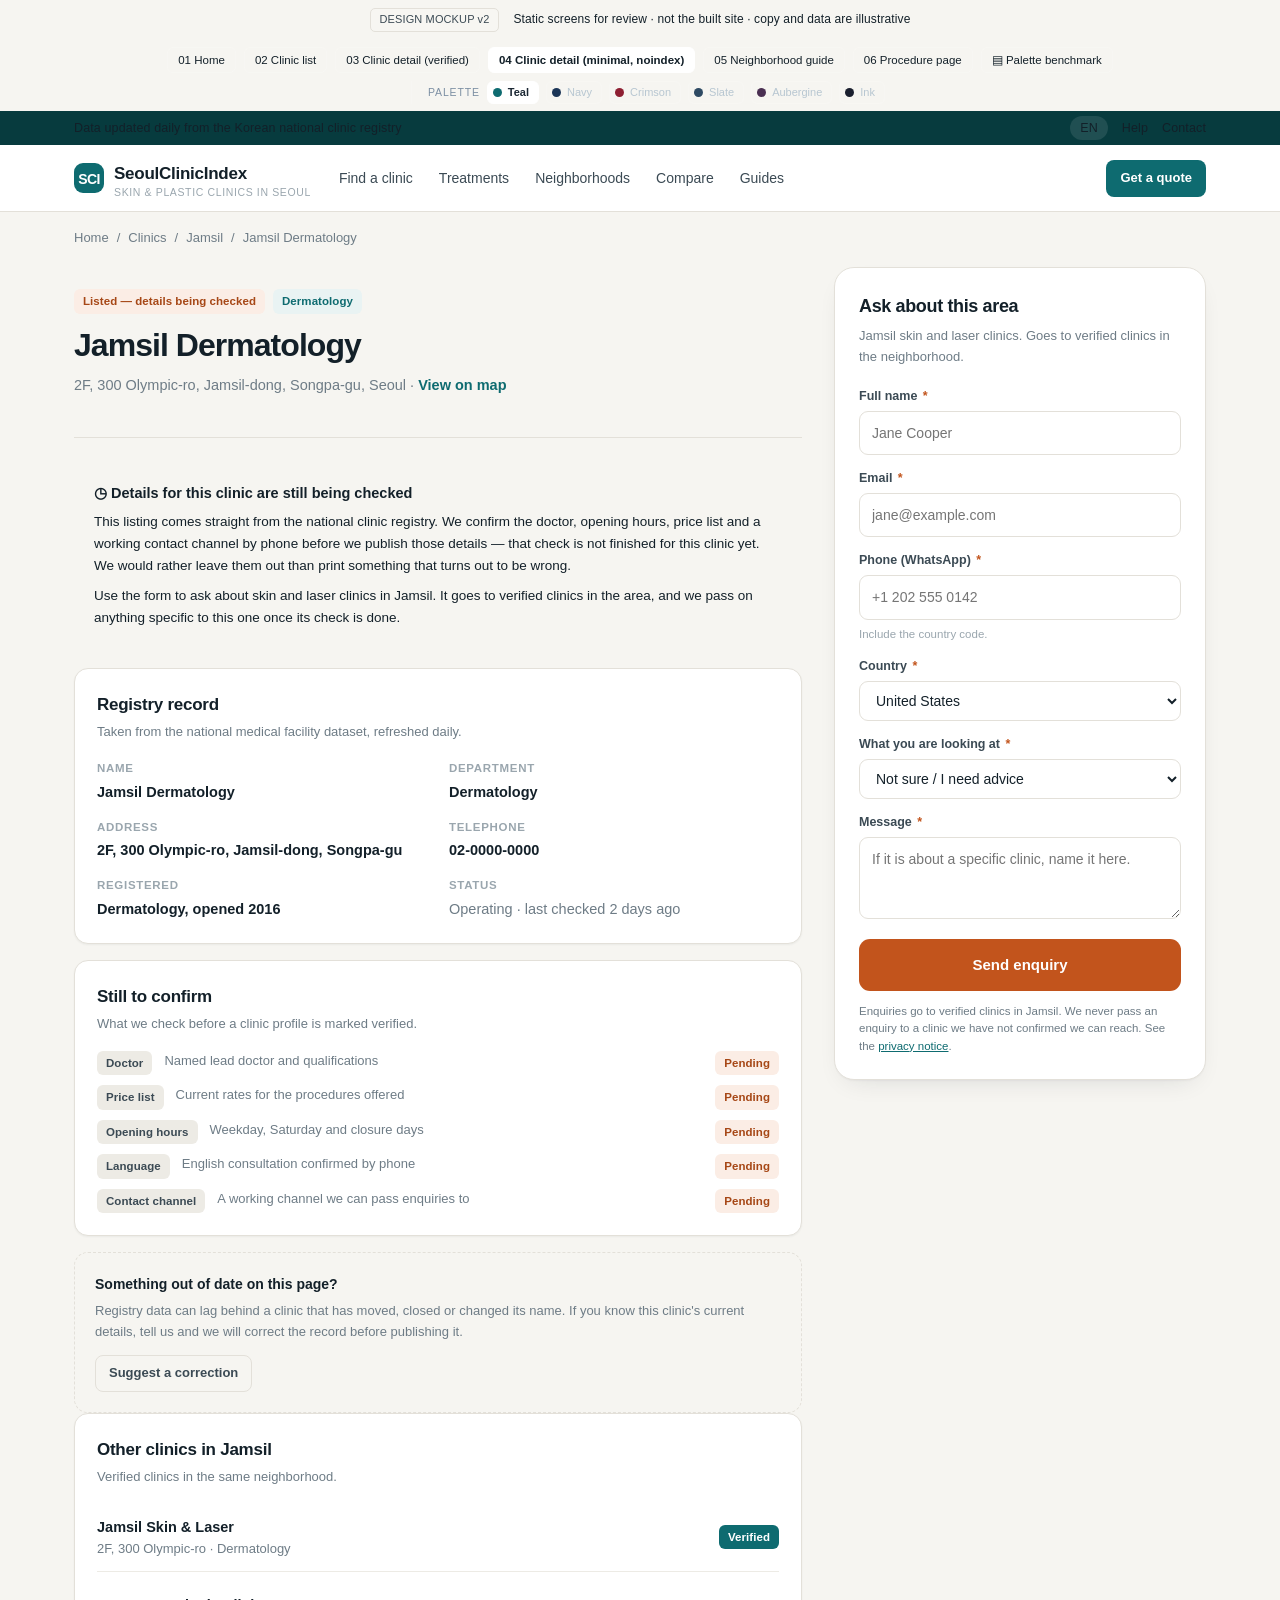
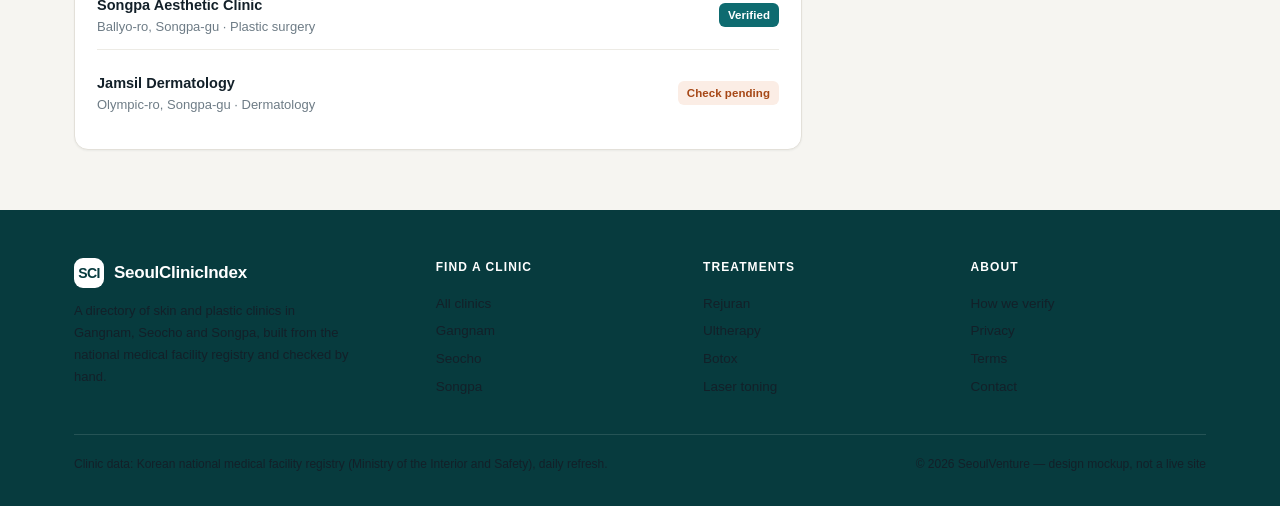
<file: clinic-detail-minimal.html>
<!DOCTYPE html>
<html lang="en">
<head>
<meta charset="utf-8">
<meta name="viewport" content="width=device-width, initial-scale=1">
<title>Jamsil Dermatology — SeoulClinicIndex (Design mockup)</title>
<meta name="robots" content="noindex">
<link rel="stylesheet" href="assets/base.css">
<link rel="stylesheet" href="assets/themes.css">
<script>
(function(){try{var t=new URLSearchParams(location.search).get('theme')||localStorage.getItem('sci.palette')||'teal';if(t&&t!=='teal')document.documentElement.setAttribute('data-theme',t);}catch(e){}})();
</script>
</head>
<body>

<div class="mock-banner">
  <span class="pill">DESIGN MOCKUP v2</span>
  <span>Static screens for review · not the built site · copy and data are illustrative</span>
</div>
<div class="mock-nav">
  <a href="index.html">01 Home</a>
  <a href="clinics.html">02 Clinic list</a>
  <a href="clinic-detail.html">03 Clinic detail (verified)</a>
  <a href="clinic-detail-minimal.html" class="on">04 Clinic detail (minimal, noindex)</a>
  <a href="neighborhood.html">05 Neighborhood guide</a>
  <a href="procedure.html">06 Procedure page</a>
  <a href="palette.html">▤ Palette benchmark</a>
</div>

<div class="topbar">
  <div class="wrap">
    <div class="tb-left"><span>Data updated daily from the Korean national clinic registry</span></div>
    <div class="tb-right"><span class="tb-pill">EN</span><a href="#">Help</a><a href="#">Contact</a></div>
  </div>
</div>

<header class="nav">
  <div class="wrap">
    <a class="logo" href="index.html"><span class="mark"><span>SCI</span></span><span>SeoulClinicIndex<small>Skin &amp; Plastic Clinics in Seoul</small></span></a>
    <nav class="nav-links">
      <a href="clinics.html">Find a clinic</a>
      <a href="procedure.html">Treatments</a>
      <a href="neighborhood.html">Neighborhoods</a>
      <a href="#">Compare</a><a href="#">Guides</a>
    </nav>
    <div class="nav-right">
      <a class="btn btn-primary btn-sm" href="#consult">Get a quote</a>
    </div>
  </div>
</header>

<div class="wrap">
  <nav class="crumb">
    <a href="index.html">Home</a> / <a href="clinics.html">Clinics</a> / <a href="neighborhood.html">Jamsil</a> / <span>Jamsil Dermatology</span>
  </nav>
</div>

<section class="tight" style="padding-top:18px">
  <div class="wrap">
    <div class="detail-grid">
      <main>
        <div class="d-head">
          <div class="d-badges" style="margin-bottom:12px">
            <span class="tag warm">Listed — details being checked</span>
            <span class="tag brand">Dermatology</span>
          </div>
          <h1>Jamsil Dermatology</h1>
          <p class="d-addr">2F, 300 Olympic-ro, Jamsil-dong, Songpa-gu, Seoul · <a href="#" style="color:var(--brand);font-weight:600">View on map</a></p>
        </div>

        <div class="minimal-note">
          <div class="mn-t">◷ Details for this clinic are still being checked</div>
          <p>This listing comes straight from the national clinic registry. We confirm the doctor, opening hours, price list and a working contact channel by phone before we publish those details — that check is not finished for this clinic yet. We would rather leave them out than print something that turns out to be wrong.</p>
          <p style="margin-top:9px">Use the form to ask about skin and laser clinics in Jamsil. It goes to verified clinics in the area, and we pass on anything specific to this one once its check is done.</p>
        </div>

        <div class="panel">
          <h3>Registry record</h3>
          <p class="p-sub">Taken from the national medical facility dataset, refreshed daily.</p>
          <div class="info-grid">
            <div class="info-row"><div class="il">Name</div><div class="iv">Jamsil Dermatology</div></div>
            <div class="info-row"><div class="il">Department</div><div class="iv">Dermatology</div></div>
            <div class="info-row"><div class="il">Address</div><div class="iv">2F, 300 Olympic-ro, Jamsil-dong, Songpa-gu</div></div>
            <div class="info-row"><div class="il">Telephone</div><div class="iv">02-0000-0000</div></div>
            <div class="info-row"><div class="il">Registered</div><div class="iv">Dermatology, opened 2016</div></div>
            <div class="info-row"><div class="il">Status</div><div class="iv muted">Operating · last checked 2 days ago</div></div>
          </div>
        </div>

        <div class="panel">
          <h3>Still to confirm</h3>
          <p class="p-sub">What we check before a clinic profile is marked verified.</p>
          <div class="stack-sm">
            <div class="row" style="align-items:flex-start;gap:12px">
              <span class="tag">Doctor</span>
              <span class="small muted" style="flex:1">Named lead doctor and qualifications</span>
              <span class="tag warm">Pending</span>
            </div>
            <div class="row" style="align-items:flex-start;gap:12px">
              <span class="tag">Price list</span>
              <span class="small muted" style="flex:1">Current rates for the procedures offered</span>
              <span class="tag warm">Pending</span>
            </div>
            <div class="row" style="align-items:flex-start;gap:12px">
              <span class="tag">Opening hours</span>
              <span class="small muted" style="flex:1">Weekday, Saturday and closure days</span>
              <span class="tag warm">Pending</span>
            </div>
            <div class="row" style="align-items:flex-start;gap:12px">
              <span class="tag">Language</span>
              <span class="small muted" style="flex:1">English consultation confirmed by phone</span>
              <span class="tag warm">Pending</span>
            </div>
            <div class="row" style="align-items:flex-start;gap:12px">
              <span class="tag">Contact channel</span>
              <span class="small muted" style="flex:1">A working channel we can pass enquiries to</span>
              <span class="tag warm">Pending</span>
            </div>
          </div>
        </div>

        <div class="req-box">
          <div class="rb-t">Something out of date on this page?</div>
          <p>Registry data can lag behind a clinic that has moved, closed or changed its name. If you know this clinic's current details, tell us and we will correct the record before publishing it.</p>
          <a class="btn btn-ghost btn-sm" style="margin-top:12px" href="#">Suggest a correction</a>
        </div>

        <div class="panel">
          <h3>Other clinics in Jamsil</h3>
          <p class="p-sub">Verified clinics in the same neighborhood.</p>
          <div class="stack-sm">
            <a class="row-between" href="clinic-detail.html" style="padding:11px 0;border-bottom:1px solid var(--line-2)">
              <span><b style="font-size:14.5px">Jamsil Skin &amp; Laser</b><span class="small muted" style="display:block">2F, 300 Olympic-ro · Dermatology</span></span>
              <span class="tag solid">Verified</span>
            </a>
            <a class="row-between" href="clinic-detail.html" style="padding:11px 0;border-bottom:1px solid var(--line-2)">
              <span><b style="font-size:14.5px">Songpa Aesthetic Clinic</b><span class="small muted" style="display:block">Ballyo-ro, Songpa-gu · Plastic surgery</span></span>
              <span class="tag solid">Verified</span>
            </a>
            <a class="row-between" href="clinic-detail.html" style="padding:11px 0">
              <span><b style="font-size:14.5px">Jamsil Dermatology</b><span class="small muted" style="display:block">Olympic-ro, Songpa-gu · Dermatology</span></span>
              <span class="tag warm">Check pending</span>
            </a>
          </div>
        </div>
      </main>

      <aside>
        <div class="leadbox" id="consult">
          <h3>Ask about this area</h3>
          <p class="lb-sub">Jamsil skin and laser clinics. Goes to verified clinics in the neighborhood.</p>
          <div class="field">
            <label>Full name <span class="req">*</span></label>
            <input type="text" placeholder="Jane Cooper">
          </div>
          <div class="field">
            <label>Email <span class="req">*</span></label>
            <input type="email" placeholder="jane@example.com">
          </div>
          <div class="field">
            <label>Phone (WhatsApp) <span class="req">*</span></label>
            <input type="tel" placeholder="+1 202 555 0142">
            <div class="hint">Include the country code.</div>
          </div>
          <div class="field">
            <label>Country <span class="req">*</span></label>
            <select><option>United States</option><option>France</option><option>Singapore</option><option>Australia</option></select>
          </div>
          <div class="field">
            <label>What you are looking at <span class="req">*</span></label>
            <select>
              <option>Not sure / I need advice</option>
              <option>Rejuran skin booster</option>
              <option>Laser toning</option>
              <option>Pico laser</option>
              <option>Botox (Coretox)</option>
              <option>Filler</option>
            </select>
          </div>
          <div class="field">
            <label>Message <span class="req">*</span></label>
            <textarea placeholder="If it is about a specific clinic, name it here."></textarea>
          </div>
          <button class="btn btn-accent btn-block btn-lg">Send enquiry</button>
          <p class="lb-foot">Enquiries go to verified clinics in Jamsil. We never pass an enquiry to a clinic we have not confirmed we can reach. See the <a href="#">privacy notice</a>.</p>
        </div>
      </aside>
    </div>
  </div>
</section>

<footer>
  <div class="wrap">
    <div class="f-grid">
      <div class="f-brand">
        <div class="logo"><span class="mark"><span>SCI</span></span><span>SeoulClinicIndex</span></div>
        <p>A directory of skin and plastic clinics in Gangnam, Seocho and Songpa, built from the national medical facility registry and checked by hand.</p>
      </div>
      <div><h6>Find a clinic</h6><a href="clinics.html">All clinics</a><a href="#">Gangnam</a><a href="#">Seocho</a><a href="#">Songpa</a></div>
      <div><h6>Treatments</h6><a href="procedure.html">Rejuran</a><a href="#">Ultherapy</a><a href="#">Botox</a><a href="#">Laser toning</a></div>
      <div><h6>About</h6><a href="#">How we verify</a><a href="#">Privacy</a><a href="#">Terms</a><a href="#">Contact</a></div>
    </div>
    <div class="f-bottom">
      <span>Clinic data: Korean national medical facility registry (Ministry of the Interior and Safety), daily refresh.</span>
      <span>© 2026 SeoulVenture — design mockup, not a live site</span>
    </div>
  </div>
</footer>

<script src="assets/palette-switch.js"></script>
</body>
</html>
</file>
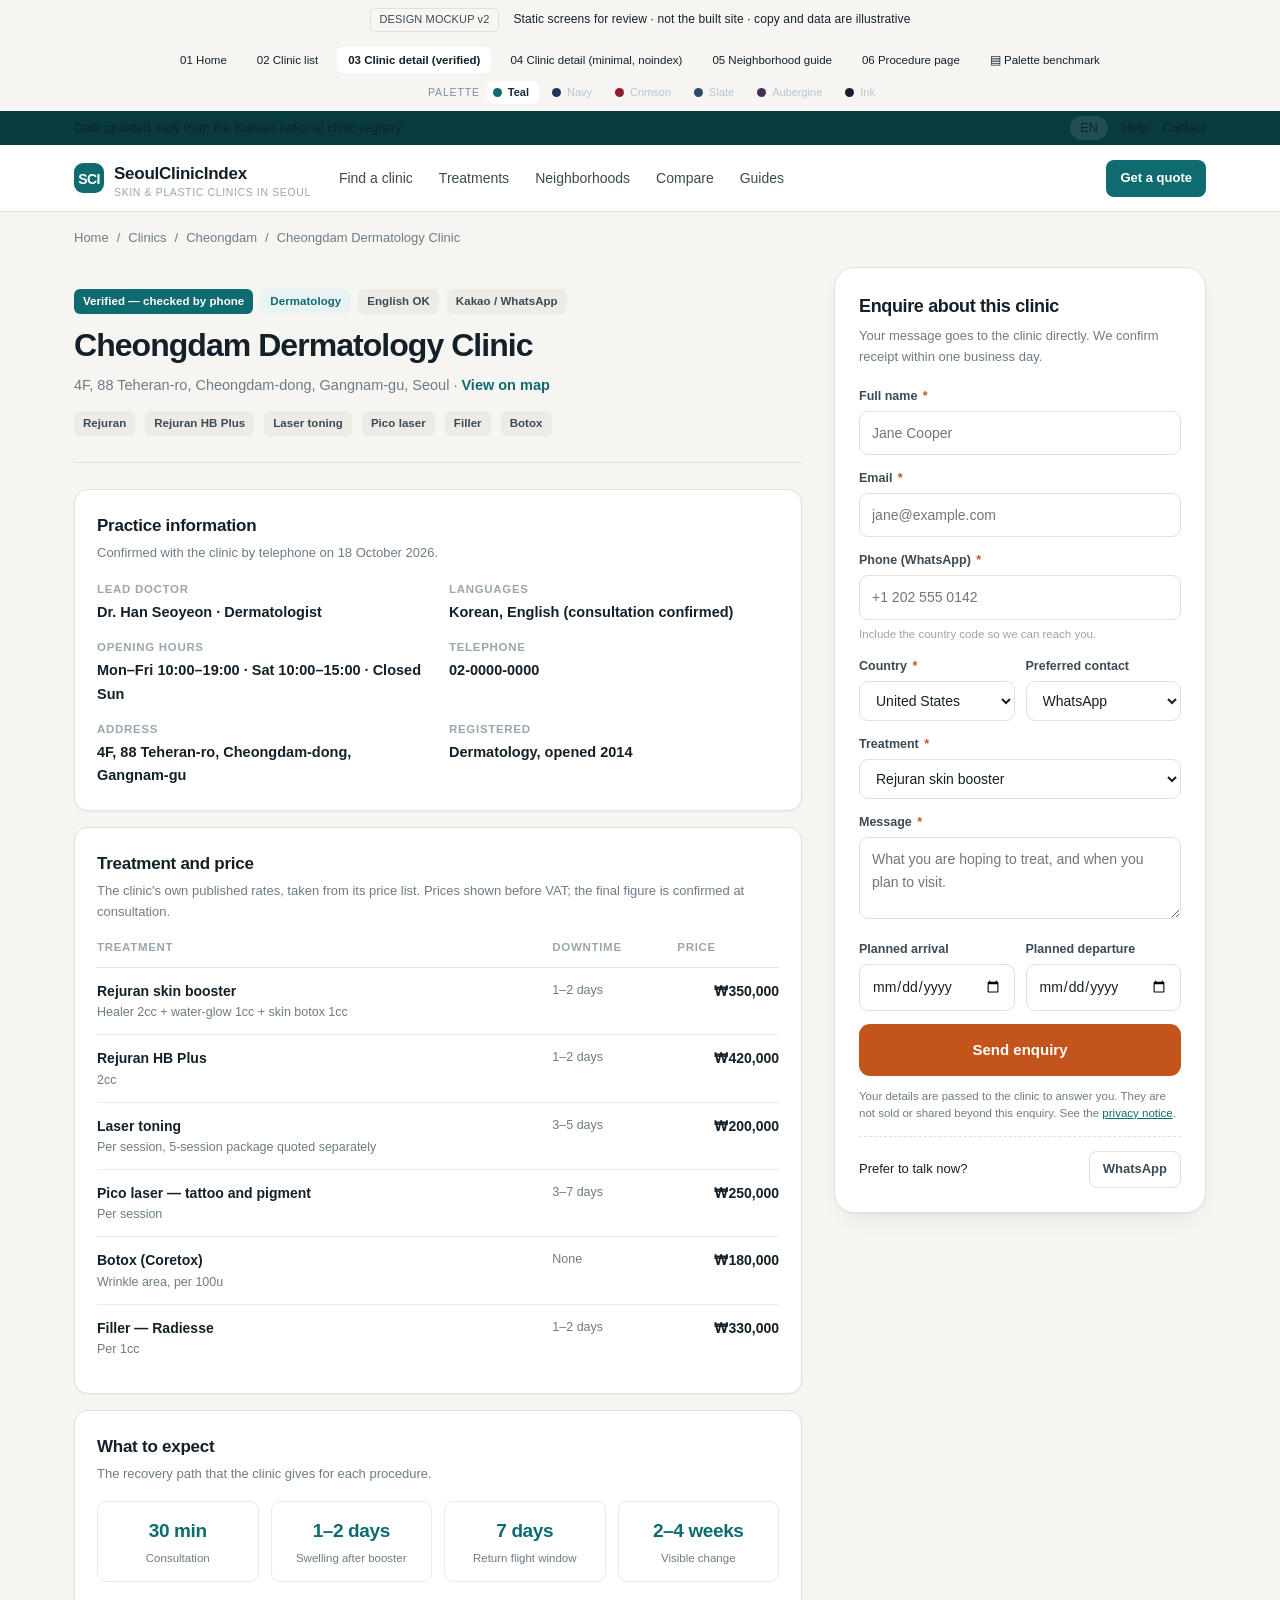
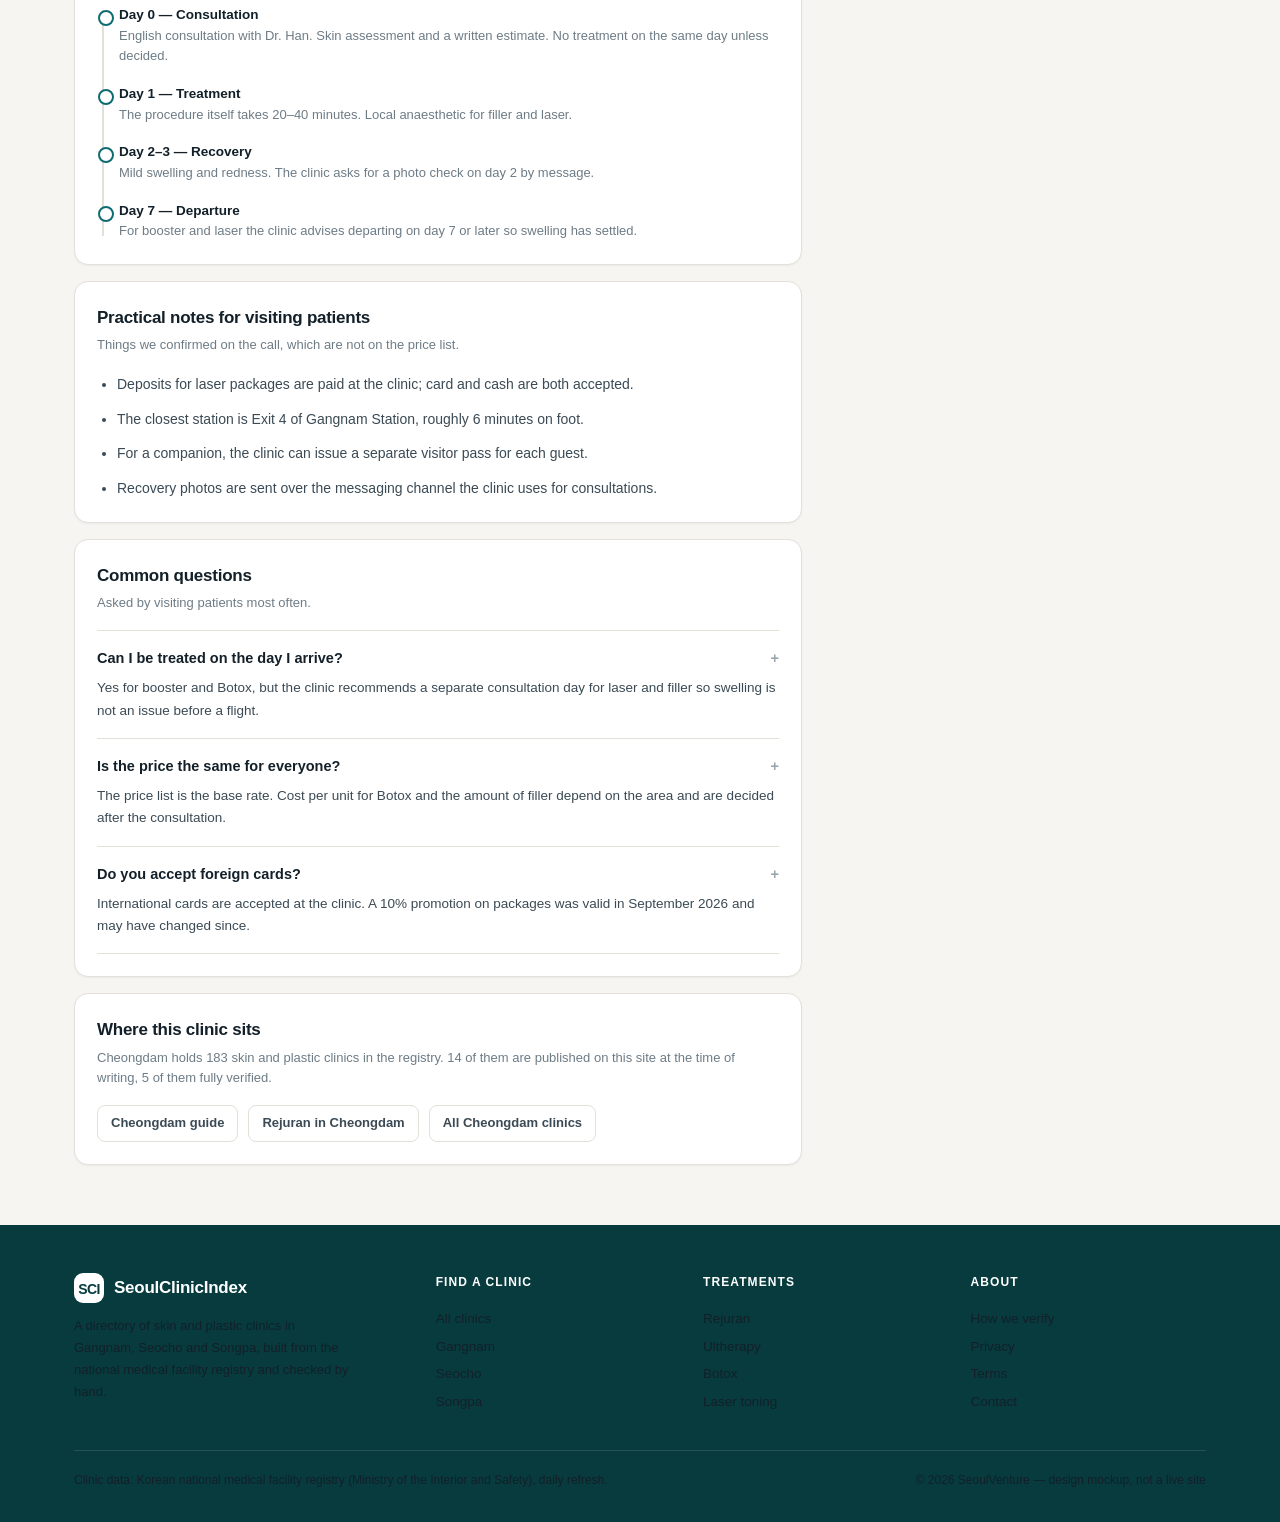
<file: clinic-detail.html>
<!DOCTYPE html>
<html lang="en">
<head>
<meta charset="utf-8">
<meta name="viewport" content="width=device-width, initial-scale=1">
<title>Cheongdam Dermatology Clinic — SeoulClinicIndex (Design mockup)</title>
<link rel="stylesheet" href="assets/base.css">
<link rel="stylesheet" href="assets/themes.css">
<script>
(function(){try{var t=new URLSearchParams(location.search).get('theme')||localStorage.getItem('sci.palette')||'teal';if(t&&t!=='teal')document.documentElement.setAttribute('data-theme',t);}catch(e){}})();
</script>
</head>
<body>

<div class="mock-banner">
  <span class="pill">DESIGN MOCKUP v2</span>
  <span>Static screens for review · not the built site · copy and data are illustrative</span>
</div>
<div class="mock-nav">
  <a href="index.html">01 Home</a>
  <a href="clinics.html">02 Clinic list</a>
  <a href="clinic-detail.html" class="on">03 Clinic detail (verified)</a>
  <a href="clinic-detail-minimal.html">04 Clinic detail (minimal, noindex)</a>
  <a href="neighborhood.html">05 Neighborhood guide</a>
  <a href="procedure.html">06 Procedure page</a>
  <a href="palette.html">▤ Palette benchmark</a>
</div>

<div class="topbar">
  <div class="wrap">
    <div class="tb-left"><span>Data updated daily from the Korean national clinic registry</span></div>
    <div class="tb-right"><span class="tb-pill">EN</span><a href="#">Help</a><a href="#">Contact</a></div>
  </div>
</div>

<header class="nav">
  <div class="wrap">
    <a class="logo" href="index.html"><span class="mark"><span>SCI</span></span><span>SeoulClinicIndex<small>Skin &amp; Plastic Clinics in Seoul</small></span></a>
    <nav class="nav-links">
      <a href="clinics.html">Find a clinic</a>
      <a href="procedure.html">Treatments</a>
      <a href="neighborhood.html">Neighborhoods</a>
      <a href="#">Compare</a><a href="#">Guides</a>
    </nav>
    <div class="nav-right">
      <a class="btn btn-primary btn-sm" href="#consult">Get a quote</a>
    </div>
  </div>
</header>

<div class="wrap">
  <nav class="crumb">
    <a href="index.html">Home</a> / <a href="clinics.html">Clinics</a> / <a href="neighborhood.html">Cheongdam</a> / <span>Cheongdam Dermatology Clinic</span>
  </nav>
</div>

<section class="tight" style="padding-top:18px">
  <div class="wrap">
    <div class="detail-grid">
      <main>
        <div class="d-head">
          <div class="d-badges" style="margin-bottom:12px">
            <span class="tag solid">Verified — checked by phone</span>
            <span class="tag brand">Dermatology</span>
            <span class="tag">English OK</span>
            <span class="tag">Kakao / WhatsApp</span>
          </div>
          <h1>Cheongdam Dermatology Clinic</h1>
          <p class="d-addr">4F, 88 Teheran-ro, Cheongdam-dong, Gangnam-gu, Seoul · <a href="#" style="color:var(--brand);font-weight:600">View on map</a></p>
          <div class="row" style="gap:10px;flex-wrap:wrap">
            <span class="tag">Rejuran</span><span class="tag">Rejuran HB Plus</span>
            <span class="tag">Laser toning</span><span class="tag">Pico laser</span>
            <span class="tag">Filler</span><span class="tag">Botox</span>
          </div>
        </div>

        <div class="panel">
          <h3>Practice information</h3>
          <p class="p-sub">Confirmed with the clinic by telephone on 18 October 2026.</p>
          <div class="info-grid">
            <div class="info-row"><div class="il">Lead doctor</div><div class="iv">Dr. Han Seoyeon · Dermatologist</div></div>
            <div class="info-row"><div class="il">Languages</div><div class="iv">Korean, English (consultation confirmed)</div></div>
            <div class="info-row"><div class="il">Opening hours</div><div class="iv">Mon–Fri 10:00–19:00 · Sat 10:00–15:00 · Closed Sun</div></div>
            <div class="info-row"><div class="il">Telephone</div><div class="iv">02-0000-0000</div></div>
            <div class="info-row"><div class="il">Address</div><div class="iv">4F, 88 Teheran-ro, Cheongdam-dong, Gangnam-gu</div></div>
            <div class="info-row"><div class="il">Registered</div><div class="iv">Dermatology, opened 2014</div></div>
          </div>
        </div>

        <div class="panel">
          <h3>Treatment and price</h3>
          <p class="p-sub">The clinic's own published rates, taken from its price list. Prices shown before VAT; the final figure is confirmed at consultation.</p>
          <table class="proc-table">
            <thead><tr><th>Treatment</th><th>Downtime</th><th class="r">Price</th></tr></thead>
            <tbody>
              <tr><td><div class="pname">Rejuran skin booster</div><div class="pmeta">Healer 2cc + water-glow 1cc + skin botox 1cc</div></td><td class="pmeta">1–2 days</td><td class="pprice num">₩350,000</td></tr>
              <tr><td><div class="pname">Rejuran HB Plus</div><div class="pmeta">2cc</div></td><td class="pmeta">1–2 days</td><td class="pprice num">₩420,000</td></tr>
              <tr><td><div class="pname">Laser toning</div><div class="pmeta">Per session, 5-session package quoted separately</div></td><td class="pmeta">3–5 days</td><td class="pprice num">₩200,000</td></tr>
              <tr><td><div class="pname">Pico laser — tattoo and pigment</div><div class="pmeta">Per session</div></td><td class="pmeta">3–7 days</td><td class="pprice num">₩250,000</td></tr>
              <tr><td><div class="pname">Botox (Coretox)</div><div class="pmeta">Wrinkle area, per 100u</div></td><td class="pmeta">None</td><td class="pprice num">₩180,000</td></tr>
              <tr><td><div class="pname">Filler — Radiesse</div><div class="pmeta">Per 1cc</div></td><td class="pmeta">1–2 days</td><td class="pprice num">₩330,000</td></tr>
            </tbody>
          </table>
        </div>

        <div class="panel">
          <h3>What to expect</h3>
          <p class="p-sub">The recovery path that the clinic gives for each procedure.</p>
          <div class="recovery-grid">
            <div class="rec-card"><div class="rc-v num">30 min</div><div class="rc-k">Consultation</div></div>
            <div class="rec-card"><div class="rc-v num">1–2 days</div><div class="rc-k">Swelling after booster</div></div>
            <div class="rec-card"><div class="rc-v num">7 days</div><div class="rc-k">Return flight window</div></div>
            <div class="rec-card"><div class="rc-v num">2–4 weeks</div><div class="rc-k">Visible change</div></div>
          </div>
          <div class="timeline" style="margin-top:22px">
            <div class="tl-item"><div class="tl-t">Day 0 — Consultation</div><div class="tl-d">English consultation with Dr. Han. Skin assessment and a written estimate. No treatment on the same day unless decided.</div></div>
            <div class="tl-item"><div class="tl-t">Day 1 — Treatment</div><div class="tl-d">The procedure itself takes 20–40 minutes. Local anaesthetic for filler and laser.</div></div>
            <div class="tl-item"><div class="tl-t">Day 2–3 — Recovery</div><div class="tl-d">Mild swelling and redness. The clinic asks for a photo check on day 2 by message.</div></div>
            <div class="tl-item"><div class="tl-t">Day 7 — Departure</div><div class="tl-d">For booster and laser the clinic advises departing on day 7 or later so swelling has settled.</div></div>
          </div>
        </div>

        <div class="panel">
          <h3>Practical notes for visiting patients</h3>
          <p class="p-sub">Things we confirmed on the call, which are not on the price list.</p>
          <ul class="stack-sm" style="font-size:14px;color:var(--ink-2);padding-left:20px;line-height:1.75">
            <li>Deposits for laser packages are paid at the clinic; card and cash are both accepted.</li>
            <li>The closest station is Exit 4 of Gangnam Station, roughly 6 minutes on foot.</li>
            <li>For a companion, the clinic can issue a separate visitor pass for each guest.</li>
            <li>Recovery photos are sent over the messaging channel the clinic uses for consultations.</li>
          </ul>
        </div>

        <div class="panel">
          <h3>Common questions</h3>
          <p class="p-sub">Asked by visiting patients most often.</p>
          <div class="faq">
            <div class="faq-item"><div class="q">Can I be treated on the day I arrive?<i>+</i></div><div class="a">Yes for booster and Botox, but the clinic recommends a separate consultation day for laser and filler so swelling is not an issue before a flight.</div></div>
            <div class="faq-item"><div class="q">Is the price the same for everyone?<i>+</i></div><div class="a">The price list is the base rate. Cost per unit for Botox and the amount of filler depend on the area and are decided after the consultation.</div></div>
            <div class="faq-item"><div class="q">Do you accept foreign cards?<i>+</i></div><div class="a">International cards are accepted at the clinic. A 10% promotion on packages was valid in September 2026 and may have changed since.</div></div>
          </div>
        </div>

        <div class="panel">
          <h3>Where this clinic sits</h3>
          <p class="p-sub">Cheongdam holds 183 skin and plastic clinics in the registry. 14 of them are published on this site at the time of writing, 5 of them fully verified.</p>
          <div class="row" style="gap:10px;flex-wrap:wrap">
            <a class="btn btn-ghost btn-sm" href="neighborhood.html">Cheongdam guide</a>
            <a class="btn btn-ghost btn-sm" href="procedure.html">Rejuran in Cheongdam</a>
            <a class="btn btn-ghost btn-sm" href="clinics.html">All Cheongdam clinics</a>
          </div>
        </div>
      </main>

      <aside>
        <div class="leadbox" id="consult">
          <h3>Enquire about this clinic</h3>
          <p class="lb-sub">Your message goes to the clinic directly. We confirm receipt within one business day.</p>
          <div class="field">
            <label>Full name <span class="req">*</span></label>
            <input type="text" placeholder="Jane Cooper">
          </div>
          <div class="field">
            <label>Email <span class="req">*</span></label>
            <input type="email" placeholder="jane@example.com">
          </div>
          <div class="field">
            <label>Phone (WhatsApp) <span class="req">*</span></label>
            <input type="tel" placeholder="+1 202 555 0142">
            <div class="hint">Include the country code so we can reach you.</div>
          </div>
          <div class="field-2">
            <div class="field"><label>Country <span class="req">*</span></label><select><option>United States</option><option>France</option><option>Singapore</option><option>Australia</option></select></div>
            <div class="field"><label>Preferred contact</label><select><option>WhatsApp</option><option>Kakao</option><option>Email</option></select></div>
          </div>
          <div class="field">
            <label>Treatment <span class="req">*</span></label>
            <select>
              <option>Rejuran skin booster</option>
              <option>Rejuran HB Plus</option>
              <option>Laser toning</option>
              <option>Pico laser</option>
              <option>Botox (Coretox)</option>
              <option>Filler — Radiesse</option>
              <option>Not sure / I need advice</option>
            </select>
          </div>
          <div class="field">
            <label>Message <span class="req">*</span></label>
            <textarea placeholder="What you are hoping to treat, and when you plan to visit."></textarea>
          </div>
          <div class="field-2">
            <div class="field"><label>Planned arrival</label><input type="date"></div>
            <div class="field"><label>Planned departure</label><input type="date"></div>
          </div>
          <button class="btn btn-accent btn-block btn-lg">Send enquiry</button>
          <p class="lb-foot">Your details are passed to the clinic to answer you. They are not sold or shared beyond this enquiry. See the <a href="#">privacy notice</a>.</p>
          <div class="lb-alt">
            <span>Prefer to talk now?</span>
            <a class="btn btn-ghost btn-sm" href="#">WhatsApp</a>
          </div>
        </div>
      </aside>
    </div>
  </div>
</section>

<footer>
  <div class="wrap">
    <div class="f-grid">
      <div class="f-brand">
        <div class="logo"><span class="mark"><span>SCI</span></span><span>SeoulClinicIndex</span></div>
        <p>A directory of skin and plastic clinics in Gangnam, Seocho and Songpa, built from the national medical facility registry and checked by hand.</p>
      </div>
      <div><h6>Find a clinic</h6><a href="clinics.html">All clinics</a><a href="#">Gangnam</a><a href="#">Seocho</a><a href="#">Songpa</a></div>
      <div><h6>Treatments</h6><a href="procedure.html">Rejuran</a><a href="#">Ultherapy</a><a href="#">Botox</a><a href="#">Laser toning</a></div>
      <div><h6>About</h6><a href="#">How we verify</a><a href="#">Privacy</a><a href="#">Terms</a><a href="#">Contact</a></div>
    </div>
    <div class="f-bottom">
      <span>Clinic data: Korean national medical facility registry (Ministry of the Interior and Safety), daily refresh.</span>
      <span>© 2026 SeoulVenture — design mockup, not a live site</span>
    </div>
  </div>
</footer>

<script src="assets/palette-switch.js"></script>
</body>
</html>
</file>
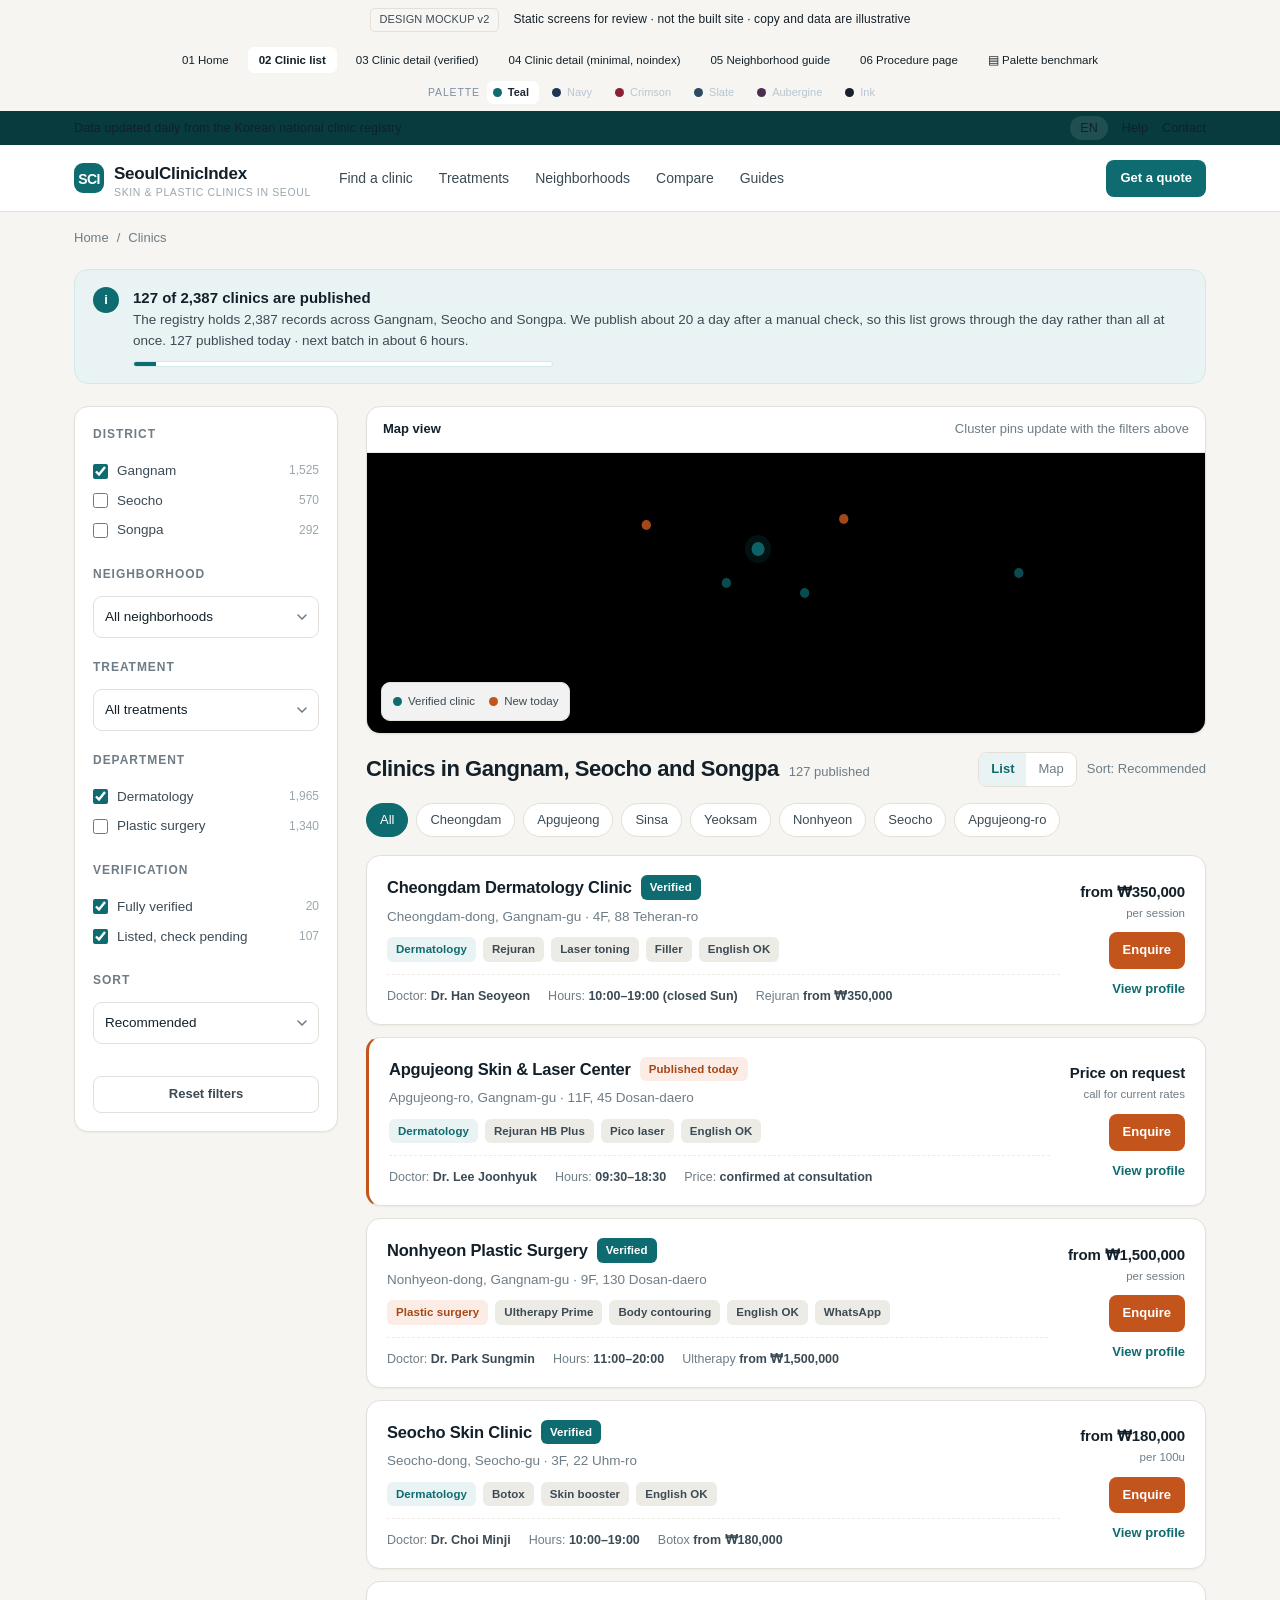
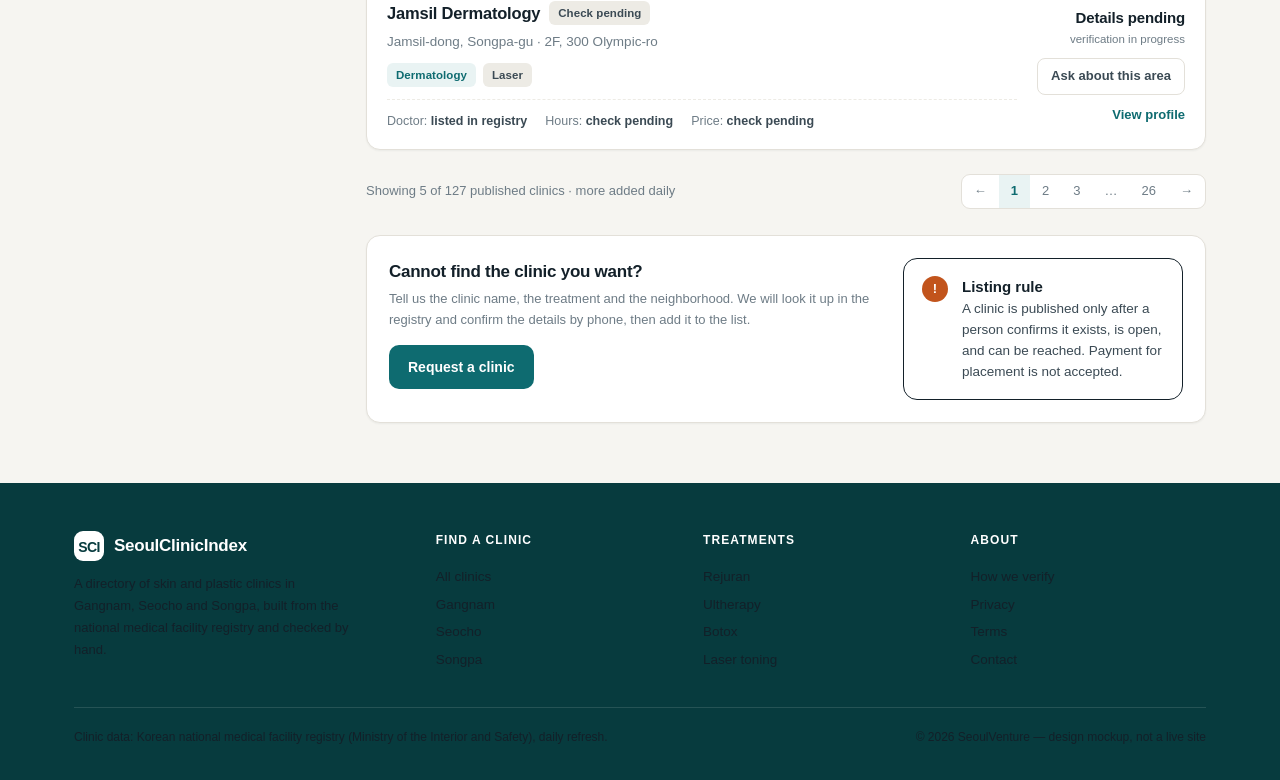
<file: clinics.html>
<!DOCTYPE html>
<html lang="en">
<head>
<meta charset="utf-8">
<meta name="viewport" content="width=device-width, initial-scale=1">
<title>All clinics — SeoulClinicIndex (Design mockup)</title>
<link rel="stylesheet" href="assets/base.css">
<link rel="stylesheet" href="assets/themes.css">
<script>
(function(){try{var t=new URLSearchParams(location.search).get('theme')||localStorage.getItem('sci.palette')||'teal';if(t&&t!=='teal')document.documentElement.setAttribute('data-theme',t);}catch(e){}})();
</script>
</head>
<body>

<div class="mock-banner">
  <span class="pill">DESIGN MOCKUP v2</span>
  <span>Static screens for review · not the built site · copy and data are illustrative</span>
</div>
<div class="mock-nav">
  <a href="index.html">01 Home</a>
  <a href="clinics.html" class="on">02 Clinic list</a>
  <a href="clinic-detail.html">03 Clinic detail (verified)</a>
  <a href="clinic-detail-minimal.html">04 Clinic detail (minimal, noindex)</a>
  <a href="neighborhood.html">05 Neighborhood guide</a>
  <a href="procedure.html">06 Procedure page</a>
  <a href="palette.html">▤ Palette benchmark</a>
</div>

<div class="topbar">
  <div class="wrap">
    <div class="tb-left"><span>Data updated daily from the Korean national clinic registry</span></div>
    <div class="tb-right"><span class="tb-pill">EN</span><a href="#">Help</a><a href="#">Contact</a></div>
  </div>
</div>

<header class="nav">
  <div class="wrap">
    <a class="logo" href="index.html"><span class="mark"><span>SCI</span></span><span>SeoulClinicIndex<small>Skin &amp; Plastic Clinics in Seoul</small></span></a>
    <nav class="nav-links">
      <a href="clinics.html">Find a clinic</a>
      <a href="procedure.html">Treatments</a>
      <a href="neighborhood.html">Neighborhoods</a>
      <a href="#">Compare</a><a href="#">Guides</a>
    </nav>
    <div class="nav-right">
      <a class="btn btn-primary btn-sm" href="#">Get a quote</a>
    </div>
  </div>
</header>

<div class="wrap">
  <nav class="crumb"><a href="index.html">Home</a> / <span>Clinics</span></nav>
</div>

<section class="tight" style="padding-top:20px">
  <div class="wrap">
    <div class="notice" style="margin-bottom:22px">
      <div class="n-ic">i</div>
      <div style="flex:1">
        <b>127 of 2,387 clinics are published</b>
        <p>The registry holds 2,387 records across Gangnam, Seocho and Songpa. We publish about 20 a day after a manual check, so this list grows through the day rather than all at once. <span class="num">127</span> published today · next batch in about 6 hours.</p>
        <div class="n-track"><i style="width:5.3%"></i></div>
      </div>
    </div>

    <div class="list-layout">
      <aside class="filters">
        <div class="fbox">
          <h5>District</h5>
          <div class="fgroup">
            <label class="chk"><input type="checkbox" checked> Gangnam <span class="c-n">1,525</span></label>
            <label class="chk"><input type="checkbox"> Seocho <span class="c-n">570</span></label>
            <label class="chk"><input type="checkbox"> Songpa <span class="c-n">292</span></label>
          </div>
          <h5 style="margin-top:20px">Neighborhood</h5>
          <div class="fgroup">
            <select class="fsel">
              <option>All neighborhoods</option>
              <option>Sinsa</option><option>Yeoksam</option><option>Nonhyeon</option>
              <option>Cheongdam</option><option>Apgujeong</option><option>Seocho</option>
            </select>
          </div>
          <h5 style="margin-top:20px">Treatment</h5>
          <div class="fgroup">
            <select class="fsel">
              <option>All treatments</option>
              <option>Rejuran</option><option>Ultherapy Prime</option>
              <option>Botox / Coretox</option><option>Laser toning</option><option>Filler</option>
            </select>
          </div>
          <h5 style="margin-top:20px">Department</h5>
          <div class="fgroup">
            <label class="chk"><input type="checkbox" checked> Dermatology <span class="c-n">1,965</span></label>
            <label class="chk"><input type="checkbox"> Plastic surgery <span class="c-n">1,340</span></label>
          </div>
          <h5 style="margin-top:20px">Verification</h5>
          <div class="fgroup">
            <label class="chk"><input type="checkbox" checked> Fully verified <span class="c-n">20</span></label>
            <label class="chk"><input type="checkbox" checked> Listed, check pending <span class="c-n">107</span></label>
          </div>
          <h5 style="margin-top:20px">Sort</h5>
          <div class="fgroup">
            <select class="fsel">
              <option>Recommended</option>
              <option>Price: low to high</option>
              <option>Most treatments listed</option>
              <option>Recently published</option>
            </select>
          </div>
          <button class="btn btn-ghost btn-block btn-sm" style="margin-top:16px">Reset filters</button>
        </div>
      </aside>

      <main>
        <div class="mapbox">
          <div class="map-head">
            <b>Map view</b>
            <span class="small muted">Cluster pins update with the filters above</span>
          </div>
          <div class="map-canvas">
            <svg viewBox="0 0 900 280" width="100%" height="280" preserveAspectRatio="none" style="position:absolute;inset:0">
              <rect width="900" height="280" fill="var(--map-bg)"/>
              <g stroke="var(--map-grid)" stroke-width="1" fill="none">
                <path d="M0 210 L900 168"/><path d="M0 96 L900 122"/>
                <path d="M180 0 L246 280"/><path d="M520 0 L470 280"/><path d="M760 0 L700 280"/>
              </g>
              <path d="M0 210 L900 168" stroke="var(--map-road)" stroke-width="7" fill="none"/>
              <g fill="var(--map-fill)">
                <rect x="60" y="40" width="200" height="120" rx="10"/>
                <rect x="300" y="20" width="260" height="150" rx="10"/>
                <rect x="600" y="60" width="220" height="130" rx="10"/>
              </g>
              <text x="120" y="105" font-size="13" fill="var(--map-label)" font-family="sans-serif">SEOCHO</text>
              <text x="360" y="100" font-size="13" fill="var(--map-label)" font-family="sans-serif">GANGNAM</text>
              <text x="660" y="130" font-size="13" fill="var(--map-label)" font-family="sans-serif">SONGPA</text>
              <g>
                <circle cx="420" cy="96" r="7" fill="var(--brand)" opacity=".9"/><circle cx="420" cy="96" r="14" fill="var(--brand)" opacity=".16"/>
                <circle cx="386" cy="130" r="5" fill="var(--brand)" opacity=".7"/>
                <circle cx="470" cy="140" r="5" fill="var(--brand)" opacity=".7"/>
                <circle cx="300" cy="72" r="5" fill="var(--accent)" opacity=".85"/>
                <circle cx="512" cy="66" r="5" fill="var(--accent)" opacity=".85"/>
                <circle cx="700" cy="120" r="5" fill="var(--brand)" opacity=".7"/>
              </g>
            </svg>
            <div class="map-legend">
              <span><i style="background:var(--brand)"></i> Verified clinic</span>
              <span><i style="background:var(--accent)"></i> New today</span>
            </div>
          </div>
        </div>

        <div class="list-toolbar">
          <div class="lt-l">
            <h1>Clinics in Gangnam, Seocho and Songpa</h1>
            <span class="small muted num">127 published</span>
          </div>
          <div class="lt-r">
            <div class="seg"><span class="on">List</span><span>Map</span></div>
            <span>Sort: Recommended</span>
          </div>
        </div>

        <div class="pill-list" style="margin-bottom:18px">
          <span class="pill on">All</span>
          <span class="pill">Cheongdam</span>
          <span class="pill">Apgujeong</span>
          <span class="pill">Sinsa</span>
          <span class="pill">Yeoksam</span>
          <span class="pill">Nonhyeon</span>
          <span class="pill">Seocho</span>
          <span class="pill">Apgujeong-ro</span>
        </div>

        <article class="clinic-row">
          <div class="cr-main">
            <h3>Cheongdam Dermatology Clinic <span class="tag solid">Verified</span></h3>
            <p class="cr-addr">Cheongdam-dong, Gangnam-gu · 4F, 88 Teheran-ro</p>
            <div class="cr-meta">
              <span class="tag brand">Dermatology</span>
              <span class="tag">Rejuran</span><span class="tag">Laser toning</span>
              <span class="tag">Filler</span><span class="tag">English OK</span>
            </div>
            <div class="cr-foot">
              <span>Doctor: <b>Dr. Han Seoyeon</b></span>
              <span>Hours: <b>10:00–19:00 (closed Sun)</b></span>
              <span>Rejuran <b>from ₩350,000</b></span>
            </div>
          </div>
          <div class="cr-right">
            <div class="cr-price num">from ₩350,000<small>per session</small></div>
            <a class="btn btn-accent btn-sm" href="clinic-detail.html">Enquire</a>
            <a class="small" href="clinic-detail.html" style="color:var(--brand);font-weight:600">View profile</a>
          </div>
        </article>

        <article class="clinic-row cr-row-new">
          <div class="cr-main">
            <h3>Apgujeong Skin &amp; Laser Center <span class="tag warm">Published today</span></h3>
            <p class="cr-addr">Apgujeong-ro, Gangnam-gu · 11F, 45 Dosan-daero</p>
            <div class="cr-meta">
              <span class="tag brand">Dermatology</span>
              <span class="tag">Rejuran HB Plus</span><span class="tag">Pico laser</span>
              <span class="tag">English OK</span>
            </div>
            <div class="cr-foot">
              <span>Doctor: <b>Dr. Lee Joonhyuk</b></span>
              <span>Hours: <b>09:30–18:30</b></span>
              <span>Price: <b>confirmed at consultation</b></span>
            </div>
          </div>
          <div class="cr-right">
            <div class="cr-price">Price on request<small>call for current rates</small></div>
            <a class="btn btn-accent btn-sm" href="clinic-detail.html">Enquire</a>
            <a class="small" href="clinic-detail.html" style="color:var(--brand);font-weight:600">View profile</a>
          </div>
        </article>

        <article class="clinic-row">
          <div class="cr-main">
            <h3>Nonhyeon Plastic Surgery <span class="tag solid">Verified</span></h3>
            <p class="cr-addr">Nonhyeon-dong, Gangnam-gu · 9F, 130 Dosan-daero</p>
            <div class="cr-meta">
              <span class="tag warm">Plastic surgery</span>
              <span class="tag">Ultherapy Prime</span><span class="tag">Body contouring</span>
              <span class="tag">English OK</span><span class="tag">WhatsApp</span>
            </div>
            <div class="cr-foot">
              <span>Doctor: <b>Dr. Park Sungmin</b></span>
              <span>Hours: <b>11:00–20:00</b></span>
              <span>Ultherapy <b>from ₩1,500,000</b></span>
            </div>
          </div>
          <div class="cr-right">
            <div class="cr-price num">from ₩1,500,000<small>per session</small></div>
            <a class="btn btn-accent btn-sm" href="clinic-detail.html">Enquire</a>
            <a class="small" href="clinic-detail.html" style="color:var(--brand);font-weight:600">View profile</a>
          </div>
        </article>

        <article class="clinic-row">
          <div class="cr-main">
            <h3>Seocho Skin Clinic <span class="tag solid">Verified</span></h3>
            <p class="cr-addr">Seocho-dong, Seocho-gu · 3F, 22 Uhm-ro</p>
            <div class="cr-meta">
              <span class="tag brand">Dermatology</span>
              <span class="tag">Botox</span><span class="tag">Skin booster</span>
              <span class="tag">English OK</span>
            </div>
            <div class="cr-foot">
              <span>Doctor: <b>Dr. Choi Minji</b></span>
              <span>Hours: <b>10:00–19:00</b></span>
              <span>Botox <b>from ₩180,000</b></span>
            </div>
          </div>
          <div class="cr-right">
            <div class="cr-price num">from ₩180,000<small>per 100u</small></div>
            <a class="btn btn-accent btn-sm" href="clinic-detail.html">Enquire</a>
            <a class="small" href="clinic-detail.html" style="color:var(--brand);font-weight:600">View profile</a>
          </div>
        </article>

        <article class="clinic-row">
          <div class="cr-main">
            <h3>Jamsil Dermatology <span class="tag">Check pending</span></h3>
            <p class="cr-addr">Jamsil-dong, Songpa-gu · 2F, 300 Olympic-ro</p>
            <div class="cr-meta">
              <span class="tag brand">Dermatology</span>
              <span class="tag">Laser</span>
            </div>
            <div class="cr-foot">
              <span>Doctor: <b>listed in registry</b></span>
              <span>Hours: <b>check pending</b></span>
              <span>Price: <b>check pending</b></span>
            </div>
          </div>
          <div class="cr-right">
            <div class="cr-price">Details pending<small>verification in progress</small></div>
            <a class="btn btn-ghost btn-sm" href="clinic-detail-minimal.html">Ask about this area</a>
            <a class="small" href="clinic-detail-minimal.html" style="color:var(--brand);font-weight:600">View profile</a>
          </div>
        </article>

        <div class="row-between" style="margin-top:24px">
          <span class="small muted">Showing 5 of 127 published clinics · more added daily</span>
          <div class="seg"><span>←</span><span class="on">1</span><span>2</span><span>3</span><span>…</span><span>26</span><span>→</span></div>
        </div>

        <div class="panel" style="margin-top:26px">
          <div class="row-between" style="align-items:flex-start;gap:30px">
            <div style="max-width:520px">
              <h3>Cannot find the clinic you want?</h3>
              <p class="p-sub" style="margin-bottom:14px">Tell us the clinic name, the treatment and the neighborhood. We will look it up in the registry and confirm the details by phone, then add it to the list.</p>
              <a class="btn btn-primary" href="#">Request a clinic</a>
            </div>
            <div style="flex:1;min-width:280px">
              <div class="notice warm" style="background:var(--warm-bg);border-color:var(--warm-line)">
                <div class="n-ic" style="background:var(--accent)">!</div>
                <div>
                  <b>Listing rule</b>
                  <p>A clinic is published only after a person confirms it exists, is open, and can be reached. Payment for placement is not accepted.</p>
                </div>
              </div>
            </div>
          </div>
        </div>
      </main>
    </div>
  </div>
</section>

<footer>
  <div class="wrap">
    <div class="f-grid">
      <div class="f-brand">
        <div class="logo"><span class="mark"><span>SCI</span></span><span>SeoulClinicIndex</span></div>
        <p>A directory of skin and plastic clinics in Gangnam, Seocho and Songpa, built from the national medical facility registry and checked by hand.</p>
      </div>
      <div><h6>Find a clinic</h6><a href="clinics.html">All clinics</a><a href="#">Gangnam</a><a href="#">Seocho</a><a href="#">Songpa</a></div>
      <div><h6>Treatments</h6><a href="procedure.html">Rejuran</a><a href="#">Ultherapy</a><a href="#">Botox</a><a href="#">Laser toning</a></div>
      <div><h6>About</h6><a href="#">How we verify</a><a href="#">Privacy</a><a href="#">Terms</a><a href="#">Contact</a></div>
    </div>
    <div class="f-bottom">
      <span>Clinic data: Korean national medical facility registry (Ministry of the Interior and Safety), daily refresh.</span>
      <span>© 2026 SeoulVenture — design mockup, not a live site</span>
    </div>
  </div>
</footer>

<script src="assets/palette-switch.js"></script>
</body>
</html>
</file>
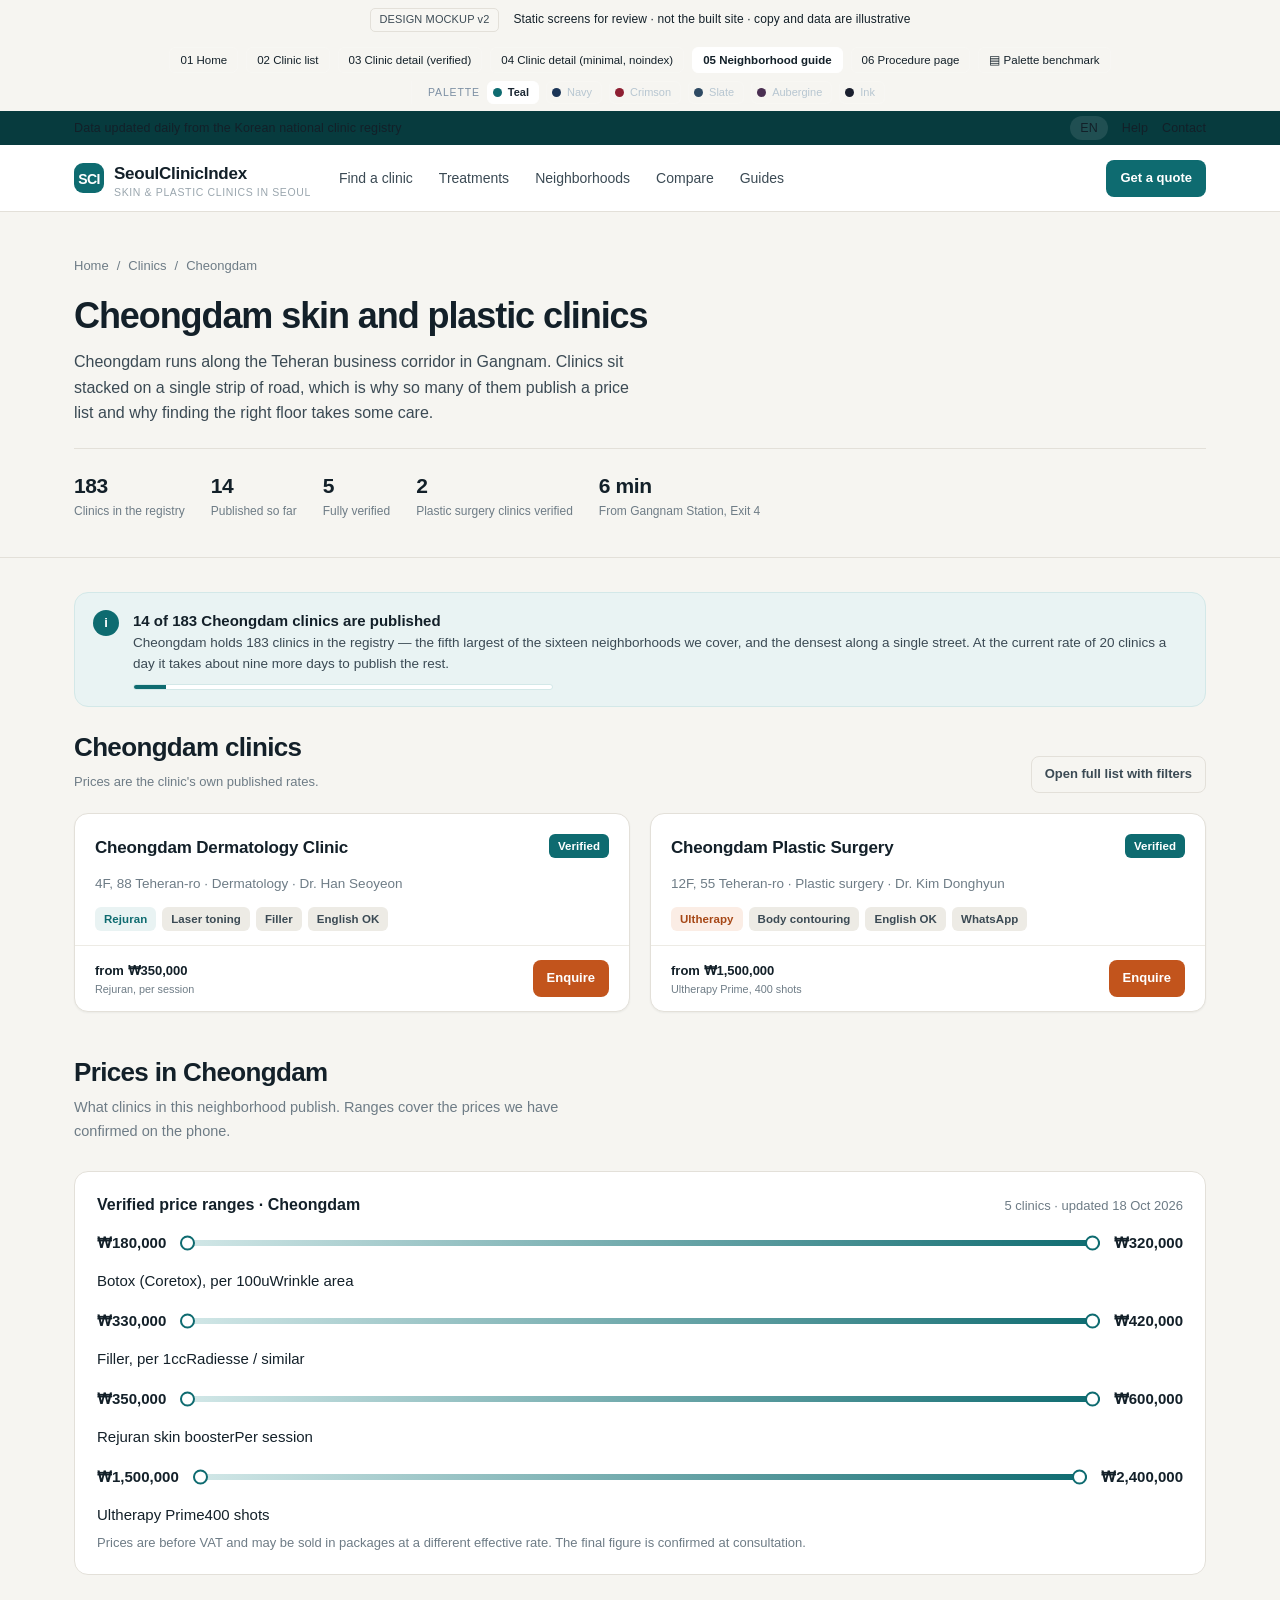
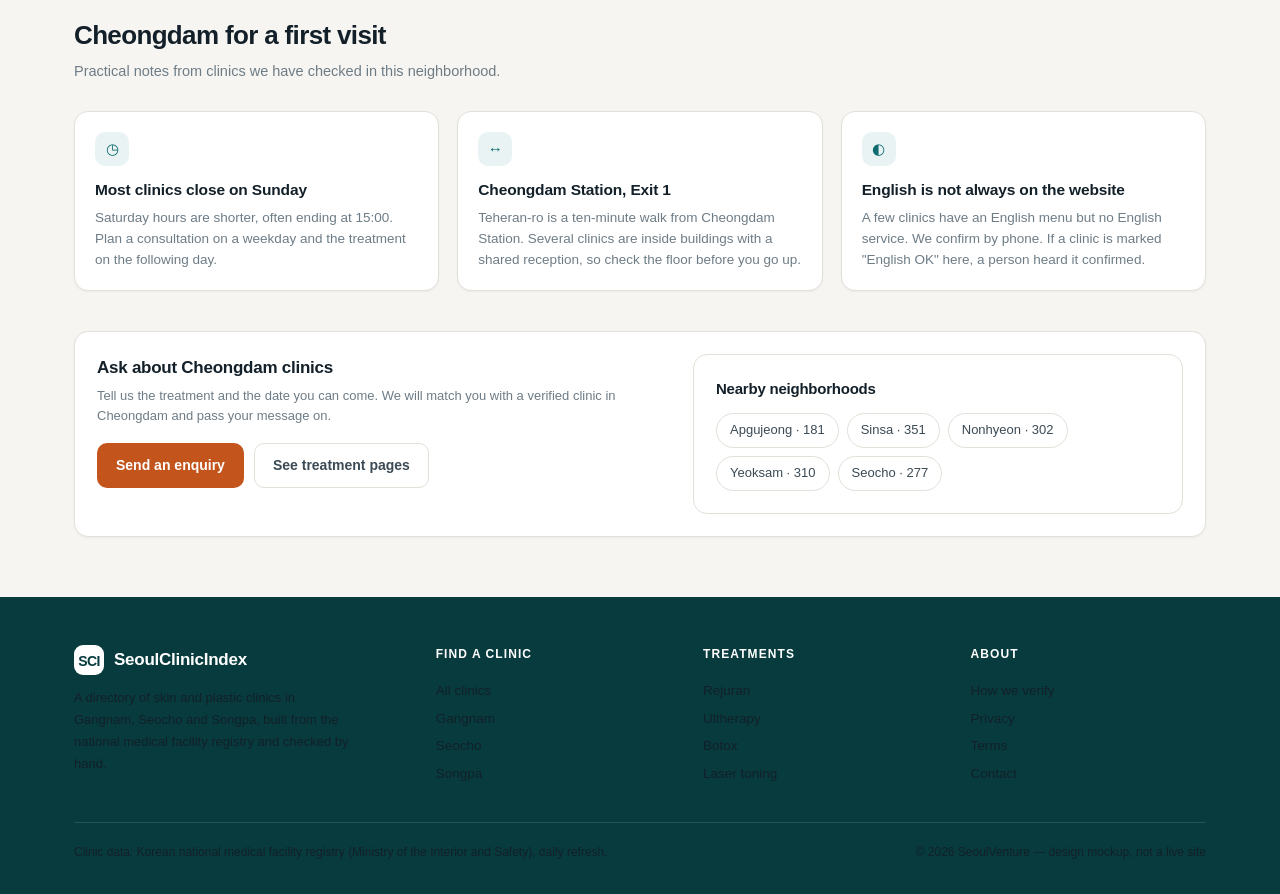
<file: neighborhood.html>
<!DOCTYPE html>
<html lang="en">
<head>
<meta charset="utf-8">
<meta name="viewport" content="width=device-width, initial-scale=1">
<title>Cheongdam clinics — SeoulClinicIndex (Design mockup)</title>
<link rel="stylesheet" href="assets/base.css">
<link rel="stylesheet" href="assets/themes.css">
<script>
(function(){try{var t=new URLSearchParams(location.search).get('theme')||localStorage.getItem('sci.palette')||'teal';if(t&&t!=='teal')document.documentElement.setAttribute('data-theme',t);}catch(e){}})();
</script>
</head>
<body>

<div class="mock-banner">
  <span class="pill">DESIGN MOCKUP v2</span>
  <span>Static screens for review · not the built site · copy and data are illustrative</span>
</div>
<div class="mock-nav">
  <a href="index.html">01 Home</a>
  <a href="clinics.html">02 Clinic list</a>
  <a href="clinic-detail.html">03 Clinic detail (verified)</a>
  <a href="clinic-detail-minimal.html">04 Clinic detail (minimal, noindex)</a>
  <a href="neighborhood.html" class="on">05 Neighborhood guide</a>
  <a href="procedure.html">06 Procedure page</a>
  <a href="palette.html">▤ Palette benchmark</a>
</div>

<div class="topbar">
  <div class="wrap">
    <div class="tb-left"><span>Data updated daily from the Korean national clinic registry</span></div>
    <div class="tb-right"><span class="tb-pill">EN</span><a href="#">Help</a><a href="#">Contact</a></div>
  </div>
</div>

<header class="nav">
  <div class="wrap">
    <a class="logo" href="index.html"><span class="mark"><span>SCI</span></span><span>SeoulClinicIndex<small>Skin &amp; Plastic Clinics in Seoul</small></span></a>
    <nav class="nav-links">
      <a href="clinics.html">Find a clinic</a>
      <a href="procedure.html">Treatments</a>
      <a href="neighborhood.html">Neighborhoods</a>
      <a href="#">Compare</a><a href="#">Guides</a>
    </nav>
    <div class="nav-right">
      <a class="btn btn-primary btn-sm" href="#consult">Get a quote</a>
    </div>
  </div>
</header>

<div class="nb-hero">
  <div class="wrap">
    <nav class="crumb" style="padding-top:0"><a href="index.html">Home</a> / <a href="clinics.html">Clinics</a> / <span>Cheongdam</span></nav>
    <h1 style="margin-top:18px">Cheongdam skin and plastic clinics</h1>
    <p class="nb-sub">Cheongdam runs along the Teheran business corridor in Gangnam. Clinics sit stacked on a single strip of road, which is why so many of them publish a price list and why finding the right floor takes some care.</p>
    <div class="nb-facts">
      <div class="nb-fact"><div class="nf-v num">183</div><div class="nf-k">Clinics in the registry</div></div>
      <div class="nb-fact"><div class="nf-v num">14</div><div class="nf-k">Published so far</div></div>
      <div class="nb-fact"><div class="nf-v num">5</div><div class="nf-k">Fully verified</div></div>
      <div class="nb-fact"><div class="nf-v num">2</div><div class="nf-k">Plastic surgery clinics verified</div></div>
      <div class="nb-fact"><div class="nf-v num">6 min</div><div class="nf-k">From Gangnam Station, Exit 4</div></div>
    </div>
  </div>
</div>

<section class="tight" style="padding-top:34px">
  <div class="wrap">
    <div class="notice" style="margin-bottom:24px">
      <div class="n-ic">i</div>
      <div style="flex:1">
        <b>14 of 183 Cheongdam clinics are published</b>
        <p>Cheongdam holds 183 clinics in the registry — the fifth largest of the sixteen neighborhoods we cover, and the densest along a single street. At the current rate of 20 clinics a day it takes about nine more days to publish the rest.</p>
        <div class="n-track"><i style="width:7.6%"></i></div>
      </div>
    </div>

    <div class="row-between" style="margin-bottom:20px;align-items:flex-end">
      <div>
        <h2 class="h2">Cheongdam clinics</h2>
        <p class="muted small">Prices are the clinic's own published rates.</p>
      </div>
      <a class="btn btn-ghost btn-sm" href="clinics.html">Open full list with filters</a>
    </div>

    <div class="grid-2">
      <article class="card" style="padding:0;overflow:hidden">
        <div style="padding:20px 20px 0">
          <div class="card-top">
            <h4 style="font-size:17px">Cheongdam Dermatology Clinic</h4>
            <span class="tag solid">Verified</span>
          </div>
          <p class="small muted" style="margin-bottom:12px">4F, 88 Teheran-ro · Dermatology · Dr. Han Seoyeon</p>
          <div class="tag-row" style="margin-bottom:14px">
            <span class="tag brand">Rejuran</span><span class="tag">Laser toning</span><span class="tag">Filler</span><span class="tag">English OK</span>
          </div>
        </div>
        <div class="card-foot" style="margin:0;padding:14px 20px;background:var(--field-bg)">
          <span class="price">from ₩350,000<small>Rejuran, per session</small></span>
          <a class="btn btn-accent btn-sm" href="clinic-detail.html">Enquire</a>
        </div>
      </article>

      <article class="card" style="padding:0;overflow:hidden">
        <div style="padding:20px 20px 0">
          <div class="card-top">
            <h4 style="font-size:17px">Cheongdam Plastic Surgery</h4>
            <span class="tag solid">Verified</span>
          </div>
          <p class="small muted" style="margin-bottom:12px">12F, 55 Teheran-ro · Plastic surgery · Dr. Kim Donghyun</p>
          <div class="tag-row" style="margin-bottom:14px">
            <span class="tag warm">Ultherapy</span><span class="tag">Body contouring</span><span class="tag">English OK</span><span class="tag">WhatsApp</span>
          </div>
        </div>
        <div class="card-foot" style="margin:0;padding:14px 20px;background:var(--field-bg)">
          <span class="price">from ₩1,500,000<small>Ultherapy Prime, 400 shots</small></span>
          <a class="btn btn-accent btn-sm" href="clinic-detail.html">Enquire</a>
        </div>
      </article>
    </div>

    <div class="sec-head" style="margin-top:44px">
      <div>
        <h2 class="h2">Prices in Cheongdam</h2>
        <p>What clinics in this neighborhood publish. Ranges cover the prices we have confirmed on the phone.</p>
      </div>
    </div>

    <div class="price-bar">
      <div class="pb-head">
        <h3>Verified price ranges · Cheongdam</h3>
        <span class="small muted">5 clinics · updated 18 Oct 2026</span>
      </div>
      <div class="stack">
        <div>
          <div class="price-range"><span class="pr-end num">₩180,000</span><span class="pr-line"></span><span class="pr-end num">₩320,000</span></div>
          <div class="pr-scale"><span>Botox (Coretox), per 100u</span><span>Wrinkle area</span></div>
        </div>
        <div>
          <div class="price-range"><span class="pr-end num">₩330,000</span><span class="pr-line"></span><span class="pr-end num">₩420,000</span></div>
          <div class="pr-scale"><span>Filler, per 1cc</span><span>Radiesse / similar</span></div>
        </div>
        <div>
          <div class="price-range"><span class="pr-end num">₩350,000</span><span class="pr-line"></span><span class="pr-end num">₩600,000</span></div>
          <div class="pr-scale"><span>Rejuran skin booster</span><span>Per session</span></div>
        </div>
        <div>
          <div class="price-range"><span class="pr-end num">₩1,500,000</span><span class="pr-line"></span><span class="pr-end num">₩2,400,000</span></div>
          <div class="pr-scale"><span>Ultherapy Prime</span><span>400 shots</span></div>
        </div>
      </div>
      <p class="small muted" style="margin-top:6px">Prices are before VAT and may be sold in packages at a different effective rate. The final figure is confirmed at consultation.</p>
    </div>

    <div class="sec-head" style="margin-top:44px">
      <div>
        <h2 class="h2">Cheongdam for a first visit</h2>
        <p>Practical notes from clinics we have checked in this neighborhood.</p>
      </div>
    </div>

    <div class="grid-3">
      <div class="card">
        <div class="icon-badge">◷</div>
        <h4 style="margin-top:12px">Most clinics close on Sunday</h4>
        <p>Saturday hours are shorter, often ending at 15:00. Plan a consultation on a weekday and the treatment on the following day.</p>
      </div>
      <div class="card">
        <div class="icon-badge">↔</div>
        <h4 style="margin-top:12px">Cheongdam Station, Exit 1</h4>
        <p>Teheran-ro is a ten-minute walk from Cheongdam Station. Several clinics are inside buildings with a shared reception, so check the floor before you go up.</p>
      </div>
      <div class="card">
        <div class="icon-badge">◐</div>
        <h4 style="margin-top:12px">English is not always on the website</h4>
        <p>A few clinics have an English menu but no English service. We confirm by phone. If a clinic is marked "English OK" here, a person heard it confirmed.</p>
      </div>
    </div>

    <div class="panel" style="margin-top:40px">
      <div class="row-between" style="align-items:flex-start;gap:36px">
        <div style="max-width:560px">
          <h3>Ask about Cheongdam clinics</h3>
          <p class="p-sub" style="margin-bottom:16px">Tell us the treatment and the date you can come. We will match you with a verified clinic in Cheongdam and pass your message on.</p>
          <div class="row" style="gap:10px;flex-wrap:wrap">
            <a class="btn btn-accent" href="#consult">Send an enquiry</a>
            <a class="btn btn-ghost" href="procedure.html">See treatment pages</a>
          </div>
        </div>
        <div style="flex:1;min-width:300px">
          <div class="panel" style="margin:0;background:var(--field-bg);box-shadow:none">
            <h3 style="font-size:15px">Nearby neighborhoods</h3>
            <div class="pill-list" style="margin-top:12px">
              <a class="pill" href="neighborhood.html">Apgujeong · 181</a>
              <a class="pill" href="neighborhood.html">Sinsa · 351</a>
              <a class="pill" href="neighborhood.html">Nonhyeon · 302</a>
              <a class="pill" href="neighborhood.html">Yeoksam · 310</a>
              <a class="pill" href="neighborhood.html">Seocho · 277</a>
            </div>
          </div>
        </div>
      </div>
    </div>
  </div>
</section>

<footer>
  <div class="wrap">
    <div class="f-grid">
      <div class="f-brand">
        <div class="logo"><span class="mark"><span>SCI</span></span><span>SeoulClinicIndex</span></div>
        <p>A directory of skin and plastic clinics in Gangnam, Seocho and Songpa, built from the national medical facility registry and checked by hand.</p>
      </div>
      <div><h6>Find a clinic</h6><a href="clinics.html">All clinics</a><a href="#">Gangnam</a><a href="#">Seocho</a><a href="#">Songpa</a></div>
      <div><h6>Treatments</h6><a href="procedure.html">Rejuran</a><a href="#">Ultherapy</a><a href="#">Botox</a><a href="#">Laser toning</a></div>
      <div><h6>About</h6><a href="#">How we verify</a><a href="#">Privacy</a><a href="#">Terms</a><a href="#">Contact</a></div>
    </div>
    <div class="f-bottom">
      <span>Clinic data: Korean national medical facility registry (Ministry of the Interior and Safety), daily refresh.</span>
      <span>© 2026 SeoulVenture — design mockup, not a live site</span>
    </div>
  </div>
</footer>

<script src="assets/palette-switch.js"></script>
</body>
</html>
</file>
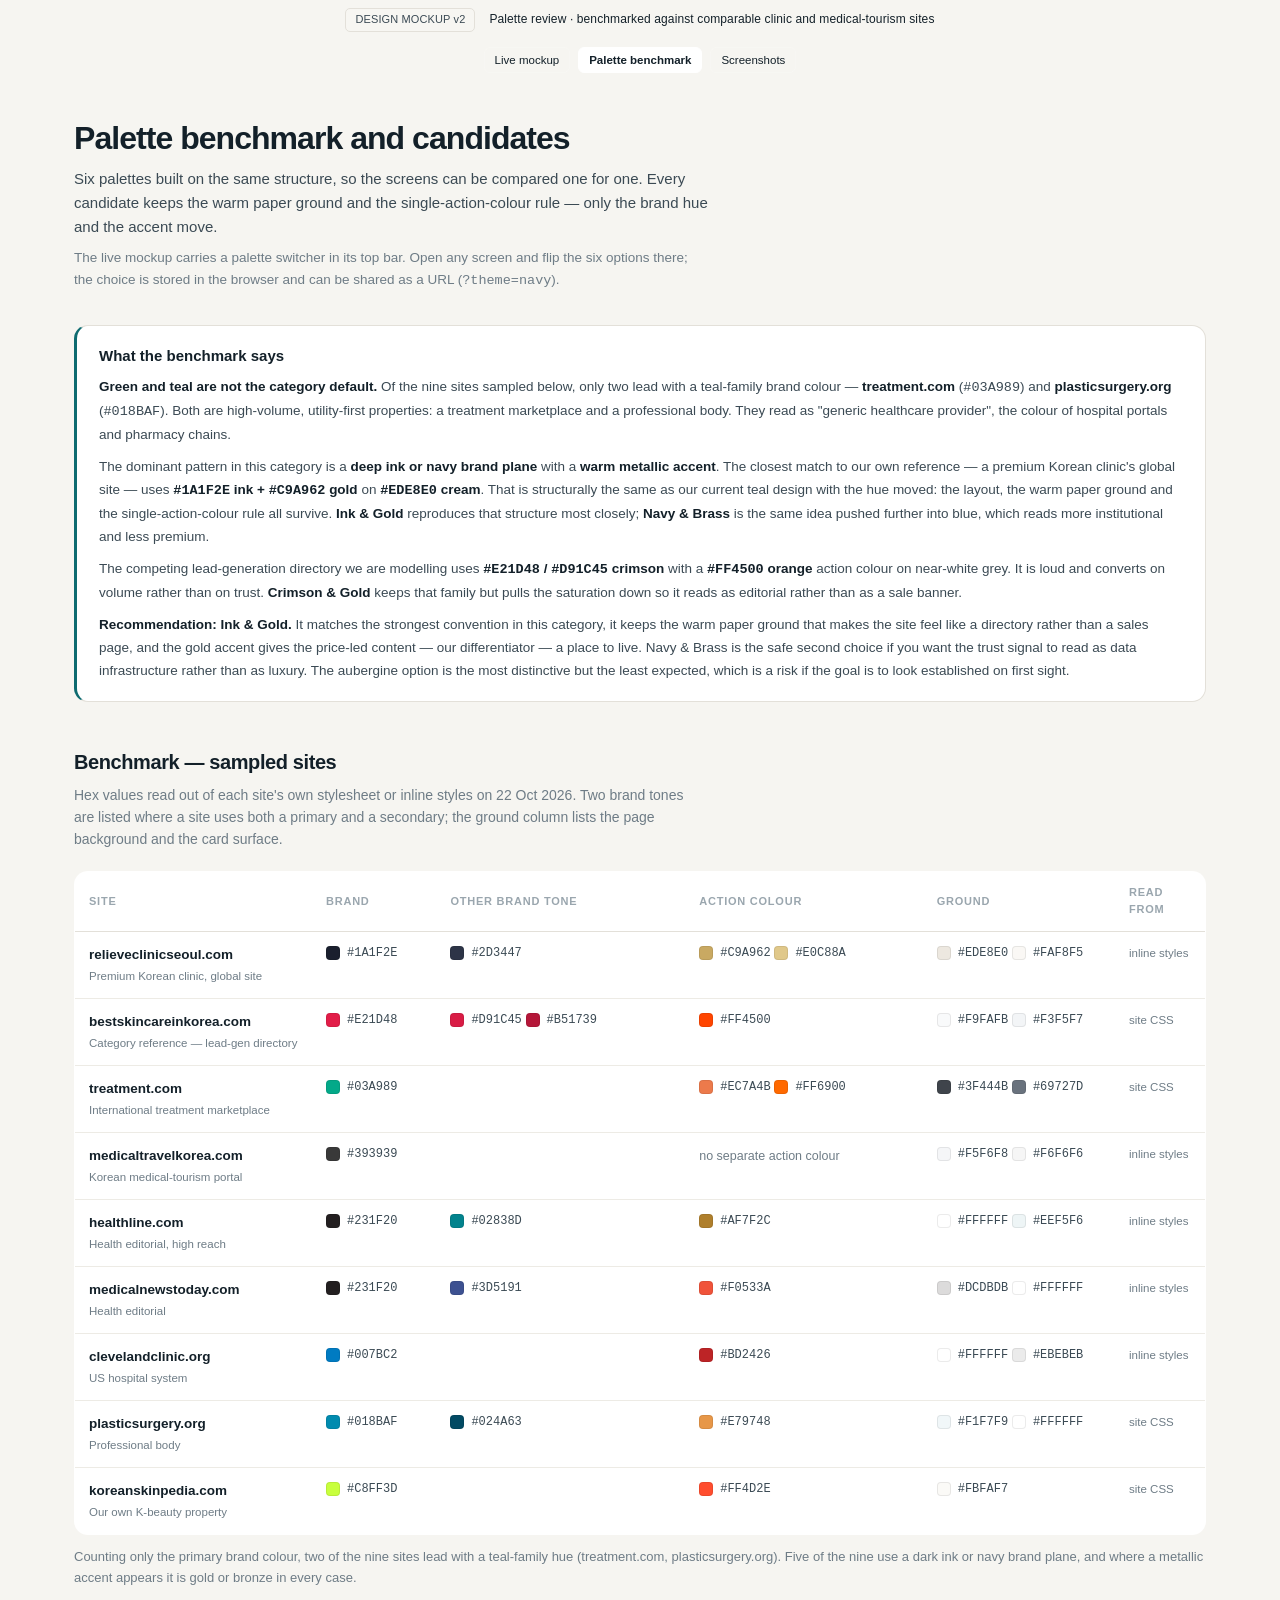
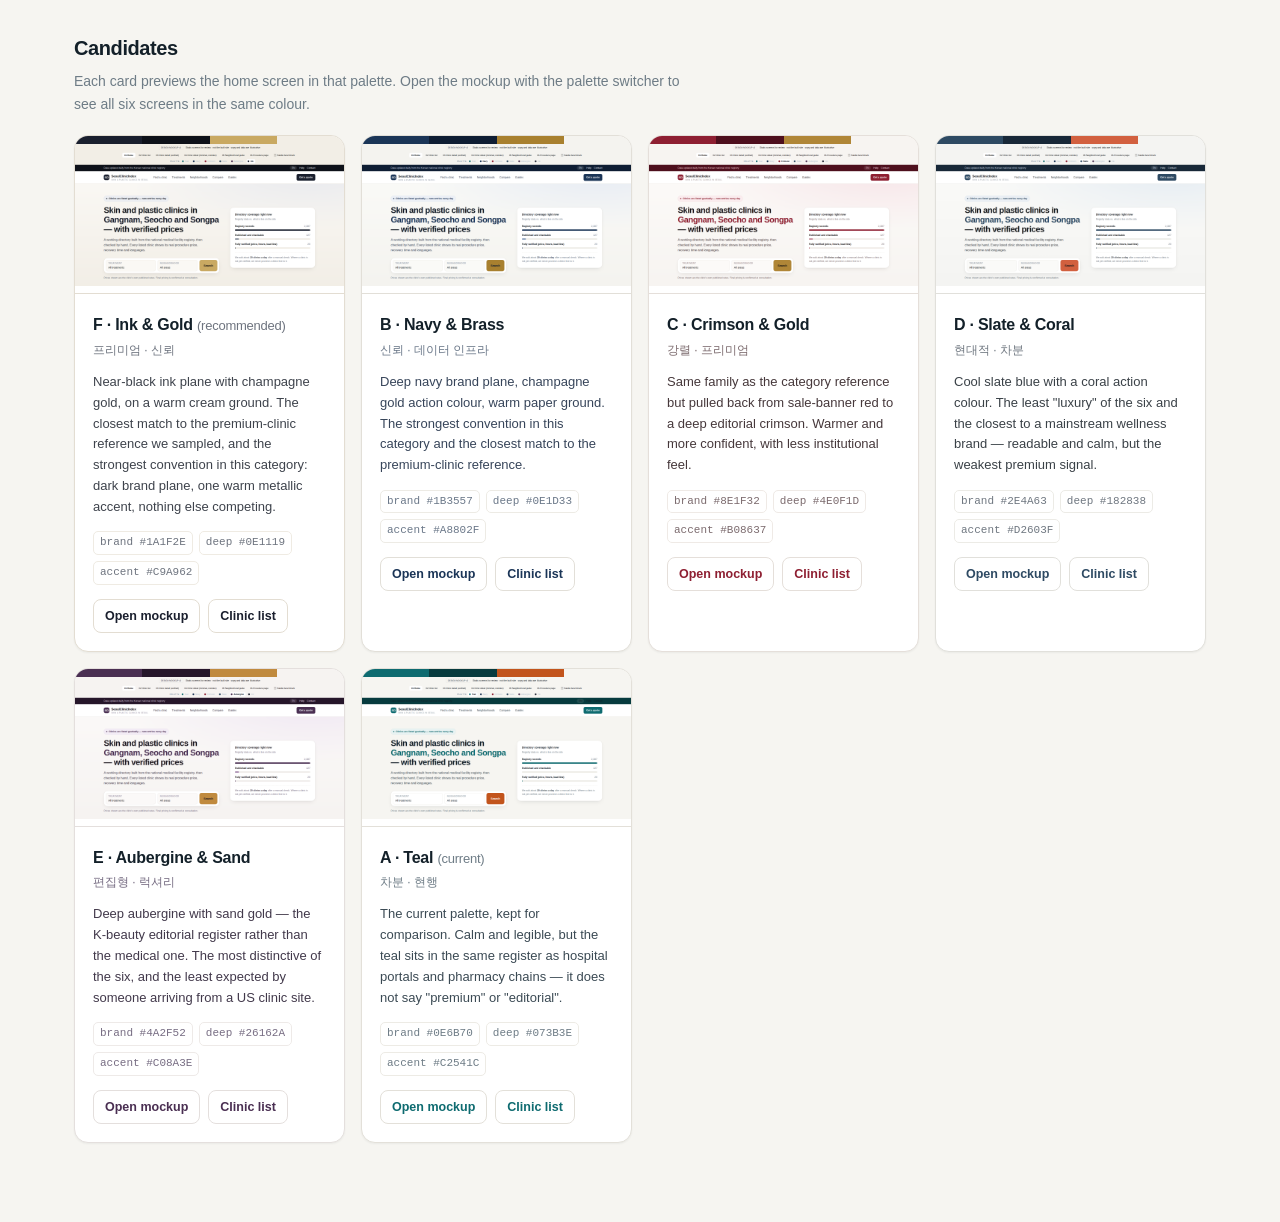
<file: palette.html>
<!DOCTYPE html>
<html lang="en">
<head>
<meta charset="UTF-8">
<meta name="viewport" content="width=device-width, initial-scale=1">
<title>Palette benchmark — SeoulClinicIndex design mockup v2</title>
<link rel="stylesheet" href="assets/base.css">
<link rel="stylesheet" href="assets/themes.css">
<script>
(function(){try{var t=new URLSearchParams(location.search).get('theme')||localStorage.getItem('sci.palette')||'teal';if(t&&t!=='teal')document.documentElement.setAttribute('data-theme',t);}catch(e){}})();
</script>
<style>
  .pb{background:var(--canvas);min-height:100vh}
  .pb .wrap{padding-top:40px;padding-bottom:80px}
  .pb h1{font-size:32px;margin-bottom:10px}
  .pb .lead{max-width:76ch;margin-bottom:8px}
  .note{font-size:13.5px;color:var(--muted);margin-bottom:34px;max-width:82ch}
  h2.sec{font-size:20px;margin:44px 0 6px;letter-spacing:-.02em}
  p.sub{color:var(--muted);font-size:14px;margin:0 0 20px;max-width:80ch}
  table{width:100%;border-collapse:collapse;font-size:13.5px;background:var(--surface);
        border:1px solid var(--line);border-radius:var(--r);overflow:hidden}
  th{text-align:left;font-size:11px;text-transform:uppercase;letter-spacing:.07em;color:var(--faint);
     padding:12px 14px;border-bottom:1px solid var(--line);font-weight:650;background:var(--field-bg)}
  td{padding:12px 14px;border-bottom:1px solid var(--line-2);vertical-align:top}
  tr:last-child td{border-bottom:0}
  .sw{display:inline-flex;align-items:center;gap:7px;white-space:nowrap}
  .sw i{width:14px;height:14px;border-radius:4px;display:block;flex:none;border:1px solid rgba(0,0,0,.08)}
  .sw code{font-size:12px;color:var(--ink-2);font-family:ui-monospace,SFMono-Regular,Menlo,monospace}
  .site{font-weight:600}
  .site small{display:block;color:var(--muted);font-weight:400;font-size:11.5px;margin-top:2px}
  td.pmeta{font-size:11.5px;color:var(--muted);white-space:nowrap}
  .cards{display:grid;grid-template-columns:repeat(auto-fit,minmax(250px,1fr));gap:16px}
  .pcard{background:var(--surface);border:1px solid var(--line);border-radius:var(--r);overflow:hidden;
         box-shadow:var(--sh-1);display:flex;flex-direction:column}
  .pcard .strip{height:8px;display:flex}
  .pcard .strip i{flex:1;display:block}
  .pcard .body{padding:18px}
  .pcard h4{font-size:16px;margin-bottom:3px;letter-spacing:-.015em}
  .pcard .kk{font-size:12px;color:var(--muted);margin-bottom:12px}
  .pcard p{font-size:13px;color:var(--ink-2);line-height:1.6;margin-bottom:14px}
  .pcard .row2{display:flex;gap:6px;flex-wrap:wrap;margin-bottom:14px}
  .pcard .row2 span{font-size:11px;font-family:ui-monospace,SFMono-Regular,Menlo,monospace;color:var(--muted);
                     border:1px solid var(--line-2);border-radius:5px;padding:2px 6px}
  .pcard .go{display:flex;gap:8px;flex-wrap:wrap;margin-top:auto}
  .pcard .go a{font-size:12.5px;font-weight:600;color:var(--brand);text-decoration:none;
                border:1px solid var(--line);border-radius:8px;padding:6px 11px}
  .pcard .go a:hover{border-color:var(--brand);background:var(--brand-050)}
  .preview{height:150px;overflow:hidden;border-bottom:1px solid var(--line);position:relative}
  .preview img{width:100%;display:block}
  .verdict{background:var(--surface);border:1px solid var(--line);border-left:3px solid var(--brand);
           border-radius:var(--r);padding:18px 22px;margin-bottom:24px}
  .verdict h3{font-size:15px;margin-bottom:8px}
  .verdict p{font-size:13.5px;color:var(--ink-2);line-height:1.7}
  .verdict p + p{margin-top:9px}
  .verdict b{color:var(--ink)}
  .bars{display:flex;gap:2px;height:26px;border-radius:7px;overflow:hidden;margin-bottom:14px;border:1px solid var(--line)}
  .bars i{flex:1}
</style>
</head>
<body class="pb">

<div class="mock-banner">
  <span class="pill">DESIGN MOCKUP v2</span>
  <span>Palette review · benchmarked against comparable clinic and medical-tourism sites</span>
</div>
<div class="mock-nav">
  <a href="index.html">Live mockup</a>
  <a href="palette.html" class="on">Palette benchmark</a>
  <a href="screenshots/">Screenshots</a>
</div>

<div class="wrap">

  <h1>Palette benchmark and candidates</h1>
  <p class="lead">Six palettes built on the same structure, so the screens can be compared one for one. Every candidate keeps the warm paper ground and the single-action-colour rule — only the brand hue and the accent move.</p>
  <p class="note">The live mockup carries a palette switcher in its top bar. Open any screen and flip the six options there; the choice is stored in the browser and can be shared as a URL (<code>?theme=navy</code>).</p>

  <div class="verdict">
    <h3>What the benchmark says</h3>
    <p><b>Green and teal are not the category default.</b> Of the nine sites sampled below, only two lead with a teal-family brand colour — <b>treatment.com</b> (<code>#03A989</code>) and <b>plasticsurgery.org</b> (<code>#018BAF</code>). Both are high-volume, utility-first properties: a treatment marketplace and a professional body. They read as "generic healthcare provider", the colour of hospital portals and pharmacy chains.</p>
    <p>The dominant pattern in this category is a <b>deep ink or navy brand plane</b> with a <b>warm metallic accent</b>. The closest match to our own reference — a premium Korean clinic's global site — uses <b><code>#1A1F2E</code> ink + <code>#C9A962</code> gold</b> on <b><code>#EDE8E0</code> cream</b>. That is structurally the same as our current teal design with the hue moved: the layout, the warm paper ground and the single-action-colour rule all survive. <b>Ink &amp; Gold</b> reproduces that structure most closely; <b>Navy &amp; Brass</b> is the same idea pushed further into blue, which reads more institutional and less premium.</p>
    <p>The competing lead-generation directory we are modelling uses <b><code>#E21D48</code> / <code>#D91C45</code> crimson</b> with a <b><code>#FF4500</code> orange</b> action colour on near-white grey. It is loud and converts on volume rather than on trust. <b>Crimson &amp; Gold</b> keeps that family but pulls the saturation down so it reads as editorial rather than as a sale banner.</p>
    <p><b>Recommendation: Ink &amp; Gold.</b> It matches the strongest convention in this category, it keeps the warm paper ground that makes the site feel like a directory rather than a sales page, and the gold accent gives the price-led content — our differentiator — a place to live. Navy &amp; Brass is the safe second choice if you want the trust signal to read as data infrastructure rather than as luxury. The aubergine option is the most distinctive but the least expected, which is a risk if the goal is to look established on first sight.</p>
  </div>

  <h2 class="sec">Benchmark — sampled sites</h2>
  <p class="sub">Hex values read out of each site's own stylesheet or inline styles on 22 Oct 2026. Two brand tones are listed where a site uses both a primary and a secondary; the ground column lists the page background and the card surface.</p>
  <table>
    <thead>
      <tr>
        <th style="width:21%">Site</th>
        <th style="width:11%">Brand</th>
        <th style="width:22%">Other brand tone</th>
        <th style="width:21%">Action colour</th>
        <th style="width:17%">Ground</th>
        <th style="width:8%">Read from</th>
      </tr>
    </thead>
    <tbody>
      <tr>
        <td><span class="site">relieveclinicseoul.com<small>Premium Korean clinic, global site</small></span></td>
        <td><span class="sw"><i style="background:#1A1F2E"></i><code>#1A1F2E</code></span></td>
        <td><span class="sw"><i style="background:#2D3447"></i><code>#2D3447</code></span></td>
        <td><span class="sw"><i style="background:#C9A962"></i><code>#C9A962</code></span> <span class="sw"><i style="background:#E0C88A"></i><code>#E0C88A</code></span></td>
        <td><span class="sw"><i style="background:#EDE8E0"></i><code>#EDE8E0</code></span> <span class="sw"><i style="background:#FAF8F5"></i><code>#FAF8F5</code></span></td>
        <td class="pmeta">inline styles</td>
      </tr>
      <tr>
        <td><span class="site">bestskincareinkorea.com<small>Category reference — lead-gen directory</small></span></td>
        <td><span class="sw"><i style="background:#E21D48"></i><code>#E21D48</code></span></td>
        <td><span class="sw"><i style="background:#D91C45"></i><code>#D91C45</code></span> <span class="sw"><i style="background:#B51739"></i><code>#B51739</code></span></td>
        <td><span class="sw"><i style="background:#FF4500"></i><code>#FF4500</code></span></td>
        <td><span class="sw"><i style="background:#F9FAFB"></i><code>#F9FAFB</code></span> <span class="sw"><i style="background:#F3F5F7"></i><code>#F3F5F7</code></span></td>
        <td class="pmeta">site CSS</td>
      </tr>
      <tr>
        <td><span class="site">treatment.com<small>International treatment marketplace</small></span></td>
        <td><span class="sw"><i style="background:#03A989"></i><code>#03A989</code></span></td>
        <td></td>
        <td><span class="sw"><i style="background:#EC7A4B"></i><code>#EC7A4B</code></span> <span class="sw"><i style="background:#FF6900"></i><code>#FF6900</code></span></td>
        <td><span class="sw"><i style="background:#3F444B"></i><code>#3F444B</code></span> <span class="sw"><i style="background:#69727D"></i><code>#69727D</code></span></td>
        <td class="pmeta">site CSS</td>
      </tr>
      <tr>
        <td><span class="site">medicaltravelkorea.com<small>Korean medical-tourism portal</small></span></td>
        <td><span class="sw"><i style="background:#393939"></i><code>#393939</code></span></td>
        <td></td>
        <td><span class="muted" style="font-size:12.5px">no separate action colour</span></td>
        <td><span class="sw"><i style="background:#F5F6F8"></i><code>#F5F6F8</code></span> <span class="sw"><i style="background:#F6F6F6"></i><code>#F6F6F6</code></span></td>
        <td class="pmeta">inline styles</td>
      </tr>
      <tr>
        <td><span class="site">healthline.com<small>Health editorial, high reach</small></span></td>
        <td><span class="sw"><i style="background:#231F20"></i><code>#231F20</code></span></td>
        <td><span class="sw"><i style="background:#02838D"></i><code>#02838D</code></span></td>
        <td><span class="sw"><i style="background:#AF7F2C"></i><code>#AF7F2C</code></span></td>
        <td><span class="sw"><i style="background:#FFFFFF"></i><code>#FFFFFF</code></span> <span class="sw"><i style="background:#EEF5F6"></i><code>#EEF5F6</code></span></td>
        <td class="pmeta">inline styles</td>
      </tr>
      <tr>
        <td><span class="site">medicalnewstoday.com<small>Health editorial</small></span></td>
        <td><span class="sw"><i style="background:#231F20"></i><code>#231F20</code></span></td>
        <td><span class="sw"><i style="background:#3D5191"></i><code>#3D5191</code></span></td>
        <td><span class="sw"><i style="background:#F0533A"></i><code>#F0533A</code></span></td>
        <td><span class="sw"><i style="background:#DCDBDB"></i><code>#DCDBDB</code></span> <span class="sw"><i style="background:#FFFFFF"></i><code>#FFFFFF</code></span></td>
        <td class="pmeta">inline styles</td>
      </tr>
      <tr>
        <td><span class="site">clevelandclinic.org<small>US hospital system</small></span></td>
        <td><span class="sw"><i style="background:#007BC2"></i><code>#007BC2</code></span></td>
        <td></td>
        <td><span class="sw"><i style="background:#BD2426"></i><code>#BD2426</code></span></td>
        <td><span class="sw"><i style="background:#FFFFFF"></i><code>#FFFFFF</code></span> <span class="sw"><i style="background:#EBEBEB"></i><code>#EBEBEB</code></span></td>
        <td class="pmeta">inline styles</td>
      </tr>
      <tr>
        <td><span class="site">plasticsurgery.org<small>Professional body</small></span></td>
        <td><span class="sw"><i style="background:#018BAF"></i><code>#018BAF</code></span></td>
        <td><span class="sw"><i style="background:#024A63"></i><code>#024A63</code></span></td>
        <td><span class="sw"><i style="background:#E79748"></i><code>#E79748</code></span></td>
        <td><span class="sw"><i style="background:#F1F7F9"></i><code>#F1F7F9</code></span> <span class="sw"><i style="background:#FFFFFF"></i><code>#FFFFFF</code></span></td>
        <td class="pmeta">site CSS</td>
      </tr>
      <tr>
        <td><span class="site">koreanskinpedia.com<small>Our own K-beauty property</small></span></td>
        <td><span class="sw"><i style="background:#C8FF3D"></i><code>#C8FF3D</code></span></td>
        <td></td>
        <td><span class="sw"><i style="background:#FF4D2E"></i><code>#FF4D2E</code></span></td>
        <td><span class="sw"><i style="background:#FBFAF7"></i><code>#FBFAF7</code></span></td>
        <td class="pmeta">site CSS</td>
      </tr>
    </tbody>
  </table>
  <p class="small muted" style="margin-top:12px">Counting only the primary brand colour, two of the nine sites lead with a teal-family hue (treatment.com, plasticsurgery.org). Five of the nine use a dark ink or navy brand plane, and where a metallic accent appears it is gold or bronze in every case.</p>

  <h2 class="sec">Candidates</h2>
  <p class="sub">Each card previews the home screen in that palette. Open the mockup with the palette switcher to see all six screens in the same colour.</p>

  <div class="cards">

    <div class="pcard" data-theme="ink">
      <div class="strip"><i style="background:#1A1F2E"></i><i style="background:#0E1119"></i><i style="background:#C9A962"></i><i style="background:#F2EEE6"></i></div>
      <div class="preview"><img src="screenshots/palettes/ink-preview.png" alt="Ink and Gold home screen"></div>
      <div class="body">
        <h4>F · Ink &amp; Gold <span style="font-weight:400;color:var(--muted);font-size:13px">(recommended)</span></h4>
        <div class="kk">프리미엄 · 신뢰</div>
        <p>Near-black ink plane with champagne gold, on a warm cream ground. The closest match to the premium-clinic reference we sampled, and the strongest convention in this category: dark brand plane, one warm metallic accent, nothing else competing.</p>
        <div class="row2"><span>brand #1A1F2E</span><span>deep #0E1119</span><span>accent #C9A962</span></div>
        <div class="go"><a href="index.html?theme=ink">Open mockup</a><a href="clinics.html?theme=ink">Clinic list</a></div>
      </div>
    </div>

    <div class="pcard" data-theme="navy">
      <div class="strip"><i style="background:#1B3557"></i><i style="background:#0E1D33"></i><i style="background:#A8802F"></i><i style="background:#F4F3EF"></i></div>
      <div class="preview"><img src="screenshots/palettes/navy-preview.png" alt="Navy and Brass home screen"></div>
      <div class="body">
        <h4>B · Navy &amp; Brass</h4>
        <div class="kk">신뢰 · 데이터 인프라</div>
        <p>Deep navy brand plane, champagne gold action colour, warm paper ground. The strongest convention in this category and the closest match to the premium-clinic reference.</p>
        <div class="row2"><span>brand #1B3557</span><span>deep #0E1D33</span><span>accent #A8802F</span></div>
        <div class="go"><a href="index.html?theme=navy">Open mockup</a><a href="clinics.html?theme=navy">Clinic list</a></div>
      </div>
    </div>

    <div class="pcard" data-theme="crimson">
      <div class="strip"><i style="background:#8E1F32"></i><i style="background:#4E0F1D"></i><i style="background:#B08637"></i><i style="background:#F7F4F1"></i></div>
      <div class="preview"><img src="screenshots/palettes/crimson-preview.png" alt="Crimson and Gold home screen"></div>
      <div class="body">
        <h4>C · Crimson &amp; Gold</h4>
        <div class="kk">강렬 · 프리미엄</div>
        <p>Same family as the category reference but pulled back from sale-banner red to a deep editorial crimson. Warmer and more confident, with less institutional feel.</p>
        <div class="row2"><span>brand #8E1F32</span><span>deep #4E0F1D</span><span>accent #B08637</span></div>
        <div class="go"><a href="index.html?theme=crimson">Open mockup</a><a href="clinics.html?theme=crimson">Clinic list</a></div>
      </div>
    </div>

    <div class="pcard" data-theme="slate">
      <div class="strip"><i style="background:#2E4A63"></i><i style="background:#182838"></i><i style="background:#D2603F"></i><i style="background:#F4F4F2"></i></div>
      <div class="preview"><img src="screenshots/palettes/slate-preview.png" alt="Slate and Coral home screen"></div>
      <div class="body">
        <h4>D · Slate &amp; Coral</h4>
        <div class="kk">현대적 · 차분</div>
        <p>Cool slate blue with a coral action colour. The least "luxury" of the six and the closest to a mainstream wellness brand — readable and calm, but the weakest premium signal.</p>
        <div class="row2"><span>brand #2E4A63</span><span>deep #182838</span><span>accent #D2603F</span></div>
        <div class="go"><a href="index.html?theme=slate">Open mockup</a><a href="clinics.html?theme=slate">Clinic list</a></div>
      </div>
    </div>

    <div class="pcard" data-theme="aubergine">
      <div class="strip"><i style="background:#4A2F52"></i><i style="background:#26162A"></i><i style="background:#C08A3E"></i><i style="background:#F6F3F1"></i></div>
      <div class="preview"><img src="screenshots/palettes/aubergine-preview.png" alt="Aubergine and Sand home screen"></div>
      <div class="body">
        <h4>E · Aubergine &amp; Sand</h4>
        <div class="kk">편집형 · 럭셔리</div>
        <p>Deep aubergine with sand gold — the K-beauty editorial register rather than the medical one. The most distinctive of the six, and the least expected by someone arriving from a US clinic site.</p>
        <div class="row2"><span>brand #4A2F52</span><span>deep #26162A</span><span>accent #C08A3E</span></div>
        <div class="go"><a href="index.html?theme=aubergine">Open mockup</a><a href="clinics.html?theme=aubergine">Clinic list</a></div>
      </div>
    </div>

    <div class="pcard" data-theme="teal">
      <div class="strip"><i style="background:#0E6B70"></i><i style="background:#073B3E"></i><i style="background:#C2541C"></i><i style="background:#F6F5F1"></i></div>
      <div class="preview"><img src="screenshots/palettes/teal-preview.png" alt="Teal home screen, current palette"></div>
      <div class="body">
        <h4>A · Teal <span style="font-weight:400;color:var(--muted);font-size:13px">(current)</span></h4>
        <div class="kk">차분 · 현행</div>
        <p>The current palette, kept for comparison. Calm and legible, but the teal sits in the same register as hospital portals and pharmacy chains — it does not say "premium" or "editorial".</p>
        <div class="row2"><span>brand #0E6B70</span><span>deep #073B3E</span><span>accent #C2541C</span></div>
        <div class="go"><a href="index.html?theme=teal">Open mockup</a><a href="clinics.html?theme=teal">Clinic list</a></div>
      </div>
    </div>

  </div>

</div>
</body>
</html>
</file>
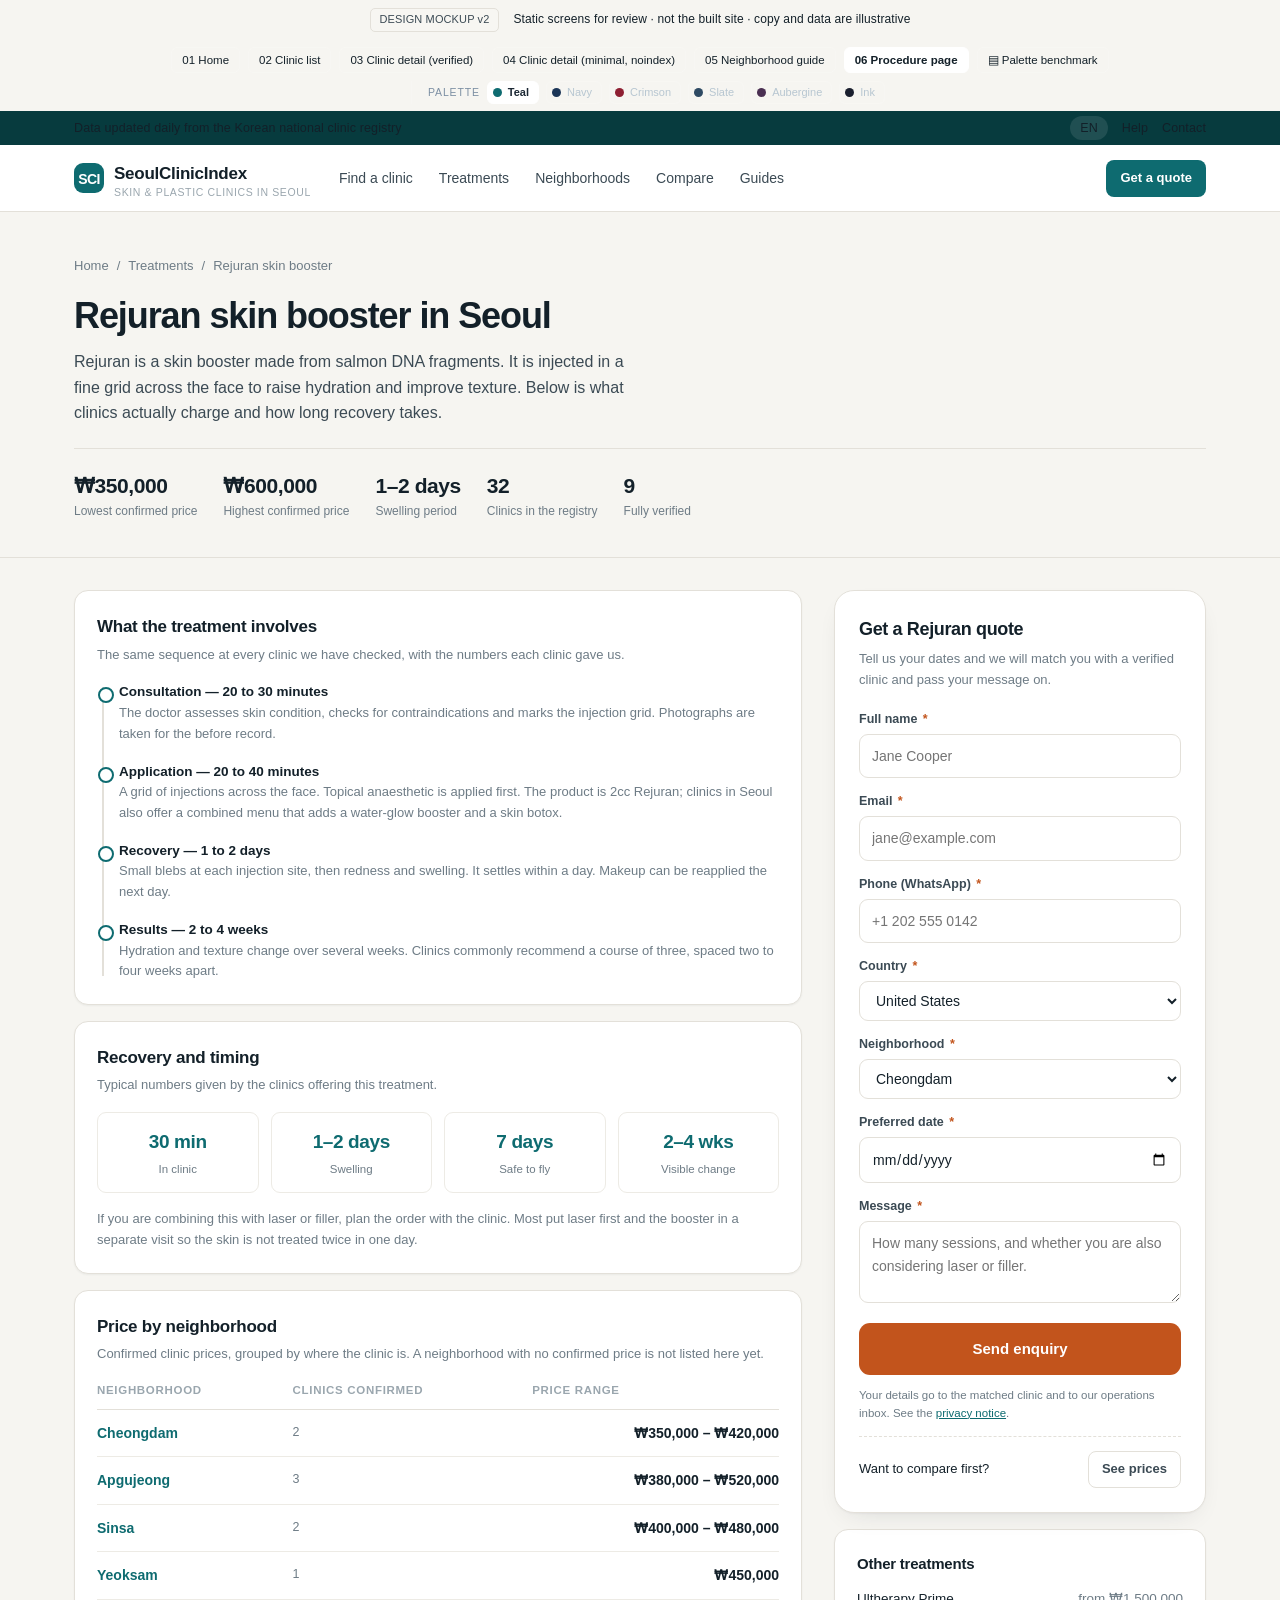
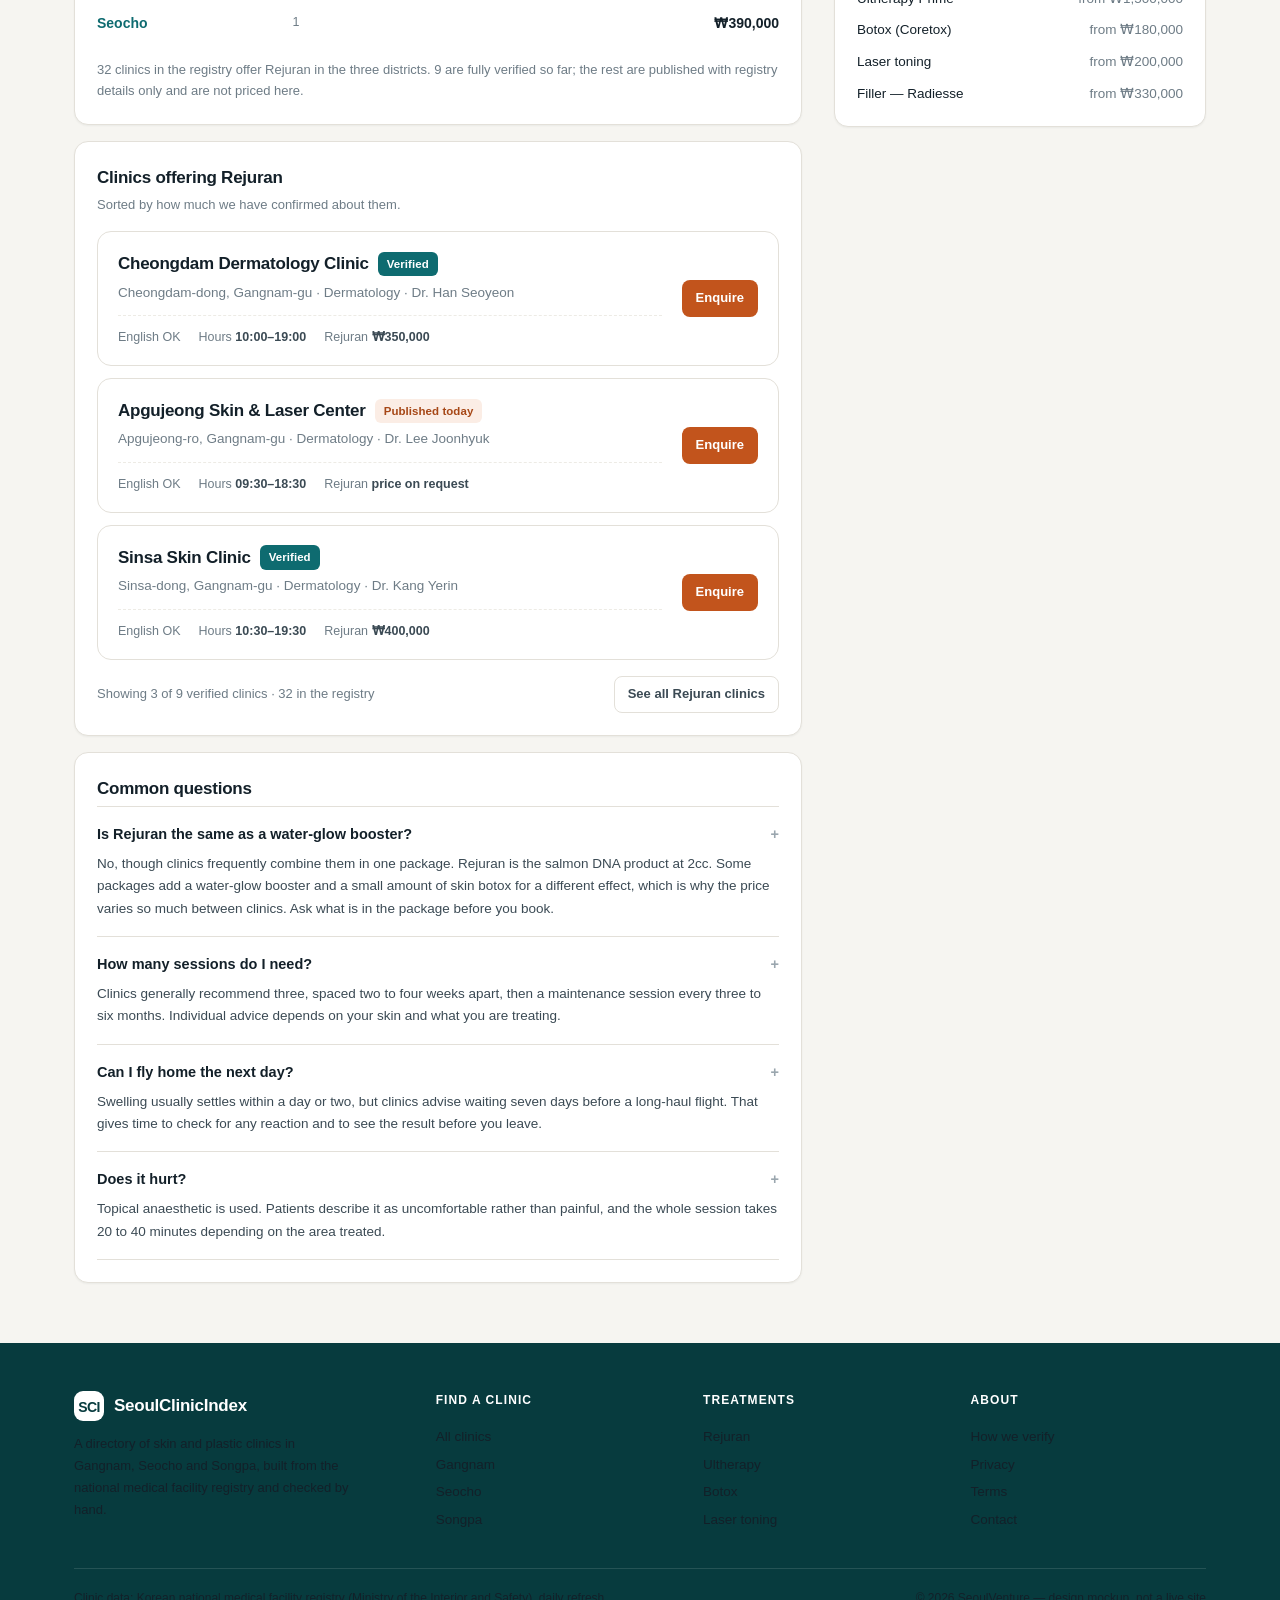
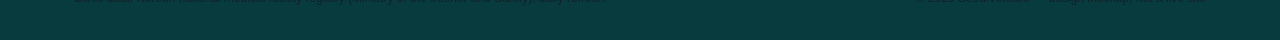
<file: procedure.html>
<!DOCTYPE html>
<html lang="en">
<head>
<meta charset="utf-8">
<meta name="viewport" content="width=device-width, initial-scale=1">
<title>Rejuran skin booster in Seoul — SeoulClinicIndex (Design mockup)</title>
<link rel="stylesheet" href="assets/base.css">
<link rel="stylesheet" href="assets/themes.css">
<script>
(function(){try{var t=new URLSearchParams(location.search).get('theme')||localStorage.getItem('sci.palette')||'teal';if(t&&t!=='teal')document.documentElement.setAttribute('data-theme',t);}catch(e){}})();
</script>
</head>
<body>

<div class="mock-banner">
  <span class="pill">DESIGN MOCKUP v2</span>
  <span>Static screens for review · not the built site · copy and data are illustrative</span>
</div>
<div class="mock-nav">
  <a href="index.html">01 Home</a>
  <a href="clinics.html">02 Clinic list</a>
  <a href="clinic-detail.html">03 Clinic detail (verified)</a>
  <a href="clinic-detail-minimal.html">04 Clinic detail (minimal, noindex)</a>
  <a href="neighborhood.html">05 Neighborhood guide</a>
  <a href="procedure.html" class="on">06 Procedure page</a>
  <a href="palette.html">▤ Palette benchmark</a>
</div>

<div class="topbar">
  <div class="wrap">
    <div class="tb-left"><span>Data updated daily from the Korean national clinic registry</span></div>
    <div class="tb-right"><span class="tb-pill">EN</span><a href="#">Help</a><a href="#">Contact</a></div>
  </div>
</div>

<header class="nav">
  <div class="wrap">
    <a class="logo" href="index.html"><span class="mark"><span>SCI</span></span><span>SeoulClinicIndex<small>Skin &amp; Plastic Clinics in Seoul</small></span></a>
    <nav class="nav-links">
      <a href="clinics.html">Find a clinic</a>
      <a href="procedure.html">Treatments</a>
      <a href="neighborhood.html">Neighborhoods</a>
      <a href="#">Compare</a><a href="#">Guides</a>
    </nav>
    <div class="nav-right">
      <a class="btn btn-primary btn-sm" href="#consult">Get a quote</a>
    </div>
  </div>
</header>

<div class="nb-hero">
  <div class="wrap">
    <nav class="crumb" style="padding-top:0"><a href="index.html">Home</a> / <a href="#">Treatments</a> / <span>Rejuran skin booster</span></nav>
    <h1 style="margin-top:18px">Rejuran skin booster in Seoul</h1>
    <p class="nb-sub">Rejuran is a skin booster made from salmon DNA fragments. It is injected in a fine grid across the face to raise hydration and improve texture. Below is what clinics actually charge and how long recovery takes.</p>
    <div class="nb-facts">
      <div class="nb-fact"><div class="nf-v num">₩350,000</div><div class="nf-k">Lowest confirmed price</div></div>
      <div class="nb-fact"><div class="nf-v num">₩600,000</div><div class="nf-k">Highest confirmed price</div></div>
      <div class="nb-fact"><div class="nf-v num">1–2 days</div><div class="nf-k">Swelling period</div></div>
      <div class="nb-fact"><div class="nf-v num">32</div><div class="nf-k">Clinics in the registry</div></div>
      <div class="nb-fact"><div class="nf-v num">9</div><div class="nf-k">Fully verified</div></div>
    </div>
  </div>
</div>

<section class="tight" style="padding-top:32px">
  <div class="wrap">
    <div class="detail-grid">
      <main>
        <div class="panel" style="margin-bottom:16px">
          <h3>What the treatment involves</h3>
          <p class="p-sub">The same sequence at every clinic we have checked, with the numbers each clinic gave us.</p>
          <div class="timeline">
            <div class="tl-item"><div class="tl-t">Consultation — 20 to 30 minutes</div><div class="tl-d">The doctor assesses skin condition, checks for contraindications and marks the injection grid. Photographs are taken for the before record.</div></div>
            <div class="tl-item"><div class="tl-t">Application — 20 to 40 minutes</div><div class="tl-d">A grid of injections across the face. Topical anaesthetic is applied first. The product is 2cc Rejuran; clinics in Seoul also offer a combined menu that adds a water-glow booster and a skin botox.</div></div>
            <div class="tl-item"><div class="tl-t">Recovery — 1 to 2 days</div><div class="tl-d">Small blebs at each injection site, then redness and swelling. It settles within a day. Makeup can be reapplied the next day.</div></div>
            <div class="tl-item"><div class="tl-t">Results — 2 to 4 weeks</div><div class="tl-d">Hydration and texture change over several weeks. Clinics commonly recommend a course of three, spaced two to four weeks apart.</div></div>
          </div>
        </div>

        <div class="panel">
          <h3>Recovery and timing</h3>
          <p class="p-sub">Typical numbers given by the clinics offering this treatment.</p>
          <div class="recovery-grid">
            <div class="rec-card"><div class="rc-v num">30 min</div><div class="rc-k">In clinic</div></div>
            <div class="rec-card"><div class="rc-v num">1–2 days</div><div class="rc-k">Swelling</div></div>
            <div class="rec-card"><div class="rc-v num">7 days</div><div class="rc-k">Safe to fly</div></div>
            <div class="rec-card"><div class="rc-v num">2–4 wks</div><div class="rc-k">Visible change</div></div>
          </div>
          <p class="small muted" style="margin-top:16px">If you are combining this with laser or filler, plan the order with the clinic. Most put laser first and the booster in a separate visit so the skin is not treated twice in one day.</p>
        </div>

        <div class="panel">
          <h3>Price by neighborhood</h3>
          <p class="p-sub">Confirmed clinic prices, grouped by where the clinic is. A neighborhood with no confirmed price is not listed here yet.</p>
          <table class="proc-table">
            <thead><tr><th>Neighborhood</th><th>Clinics confirmed</th><th class="r">Price range</th></tr></thead>
            <tbody>
              <tr><td><a href="neighborhood.html" style="color:var(--brand);font-weight:600">Cheongdam</a></td><td class="pmeta">2</td><td class="pprice num">₩350,000 – ₩420,000</td></tr>
              <tr><td><a href="neighborhood.html" style="color:var(--brand);font-weight:600">Apgujeong</a></td><td class="pmeta">3</td><td class="pprice num">₩380,000 – ₩520,000</td></tr>
              <tr><td><a href="neighborhood.html" style="color:var(--brand);font-weight:600">Sinsa</a></td><td class="pmeta">2</td><td class="pprice num">₩400,000 – ₩480,000</td></tr>
              <tr><td><a href="neighborhood.html" style="color:var(--brand);font-weight:600">Yeoksam</a></td><td class="pmeta">1</td><td class="pprice num">₩450,000</td></tr>
              <tr><td><a href="neighborhood.html" style="color:var(--brand);font-weight:600">Seocho</a></td><td class="pmeta">1</td><td class="pprice num">₩390,000</td></tr>
            </tbody>
          </table>
          <p class="small muted" style="margin-top:14px">32 clinics in the registry offer Rejuran in the three districts. 9 are fully verified so far; the rest are published with registry details only and are not priced here.</p>
        </div>

        <div class="panel">
          <h3>Clinics offering Rejuran</h3>
          <p class="p-sub">Sorted by how much we have confirmed about them.</p>

          <article class="clinic-row" style="box-shadow:none;margin-bottom:12px">
            <div class="cr-main">
              <h3>Cheongdam Dermatology Clinic <span class="tag solid">Verified</span></h3>
              <p class="cr-addr">Cheongdam-dong, Gangnam-gu · Dermatology · Dr. Han Seoyeon</p>
              <div class="cr-foot"><span>English OK</span><span>Hours <b>10:00–19:00</b></span><span>Rejuran <b>₩350,000</b></span></div>
            </div>
            <div class="cr-right">
              <a class="btn btn-accent btn-sm" href="clinic-detail.html">Enquire</a>
            </div>
          </article>

          <article class="clinic-row" style="box-shadow:none;margin-bottom:12px">
            <div class="cr-main">
              <h3>Apgujeong Skin &amp; Laser Center <span class="tag warm">Published today</span></h3>
              <p class="cr-addr">Apgujeong-ro, Gangnam-gu · Dermatology · Dr. Lee Joonhyuk</p>
              <div class="cr-foot"><span>English OK</span><span>Hours <b>09:30–18:30</b></span><span>Rejuran <b>price on request</b></span></div>
            </div>
            <div class="cr-right">
              <a class="btn btn-accent btn-sm" href="clinic-detail.html">Enquire</a>
            </div>
          </article>

          <article class="clinic-row" style="box-shadow:none;margin-bottom:0">
            <div class="cr-main">
              <h3>Sinsa Skin Clinic <span class="tag solid">Verified</span></h3>
              <p class="cr-addr">Sinsa-dong, Gangnam-gu · Dermatology · Dr. Kang Yerin</p>
              <div class="cr-foot"><span>English OK</span><span>Hours <b>10:30–19:30</b></span><span>Rejuran <b>₩400,000</b></span></div>
            </div>
            <div class="cr-right">
              <a class="btn btn-accent btn-sm" href="clinic-detail.html">Enquire</a>
            </div>
          </article>

          <div class="row-between" style="margin-top:16px">
            <span class="small muted">Showing 3 of 9 verified clinics · 32 in the registry</span>
            <a class="btn btn-ghost btn-sm" href="clinics.html">See all Rejuran clinics</a>
          </div>
        </div>

        <div class="panel">
          <h3>Common questions</h3>
          <div class="faq">
            <div class="faq-item"><div class="q">Is Rejuran the same as a water-glow booster?<i>+</i></div><div class="a">No, though clinics frequently combine them in one package. Rejuran is the salmon DNA product at 2cc. Some packages add a water-glow booster and a small amount of skin botox for a different effect, which is why the price varies so much between clinics. Ask what is in the package before you book.</div></div>
            <div class="faq-item"><div class="q">How many sessions do I need?<i>+</i></div><div class="a">Clinics generally recommend three, spaced two to four weeks apart, then a maintenance session every three to six months. Individual advice depends on your skin and what you are treating.</div></div>
            <div class="faq-item"><div class="q">Can I fly home the next day?<i>+</i></div><div class="a">Swelling usually settles within a day or two, but clinics advise waiting seven days before a long-haul flight. That gives time to check for any reaction and to see the result before you leave.</div></div>
            <div class="faq-item"><div class="q">Does it hurt?<i>+</i></div><div class="a">Topical anaesthetic is used. Patients describe it as uncomfortable rather than painful, and the whole session takes 20 to 40 minutes depending on the area treated.</div></div>
          </div>
        </div>
      </main>

      <aside>
        <div class="leadbox" id="consult">
          <h3>Get a Rejuran quote</h3>
          <p class="lb-sub">Tell us your dates and we will match you with a verified clinic and pass your message on.</p>
          <div class="field">
            <label>Full name <span class="req">*</span></label>
            <input type="text" placeholder="Jane Cooper">
          </div>
          <div class="field">
            <label>Email <span class="req">*</span></label>
            <input type="email" placeholder="jane@example.com">
          </div>
          <div class="field">
            <label>Phone (WhatsApp) <span class="req">*</span></label>
            <input type="tel" placeholder="+1 202 555 0142">
          </div>
          <div class="field">
            <label>Country <span class="req">*</span></label>
            <select><option>United States</option><option>France</option><option>Singapore</option><option>Australia</option></select>
          </div>
          <div class="field">
            <label>Neighborhood <span class="req">*</span></label>
            <select><option>Cheongdam</option><option>Apgujeong</option><option>Sinsa</option><option>Yeoksam</option><option>Seocho</option></select>
          </div>
          <div class="field">
            <label>Preferred date <span class="req">*</span></label>
            <input type="date">
          </div>
          <div class="field">
            <label>Message <span class="req">*</span></label>
            <textarea placeholder="How many sessions, and whether you are also considering laser or filler."></textarea>
          </div>
          <button class="btn btn-accent btn-block btn-lg">Send enquiry</button>
          <p class="lb-foot">Your details go to the matched clinic and to our operations inbox. See the <a href="#">privacy notice</a>.</p>
          <div class="lb-alt"><span>Want to compare first?</span><a class="btn btn-ghost btn-sm" href="#">See prices</a></div>
        </div>

        <div class="panel" style="margin-top:16px">
          <h3 style="font-size:15px">Other treatments</h3>
          <div class="stack-sm" style="margin-top:12px">
            <a class="row-between" href="#" style="font-size:13.5px"><span>Ultherapy Prime</span><span class="muted">from ₩1,500,000</span></a>
            <a class="row-between" href="#" style="font-size:13.5px"><span>Botox (Coretox)</span><span class="muted">from ₩180,000</span></a>
            <a class="row-between" href="#" style="font-size:13.5px"><span>Laser toning</span><span class="muted">from ₩200,000</span></a>
            <a class="row-between" href="#" style="font-size:13.5px"><span>Filler — Radiesse</span><span class="muted">from ₩330,000</span></a>
          </div>
        </div>
      </aside>
    </div>
  </div>
</section>

<footer>
  <div class="wrap">
    <div class="f-grid">
      <div class="f-brand">
        <div class="logo"><span class="mark"><span>SCI</span></span><span>SeoulClinicIndex</span></div>
        <p>A directory of skin and plastic clinics in Gangnam, Seocho and Songpa, built from the national medical facility registry and checked by hand.</p>
      </div>
      <div><h6>Find a clinic</h6><a href="clinics.html">All clinics</a><a href="#">Gangnam</a><a href="#">Seocho</a><a href="#">Songpa</a></div>
      <div><h6>Treatments</h6><a href="procedure.html">Rejuran</a><a href="#">Ultherapy</a><a href="#">Botox</a><a href="#">Laser toning</a></div>
      <div><h6>About</h6><a href="#">How we verify</a><a href="#">Privacy</a><a href="#">Terms</a><a href="#">Contact</a></div>
    </div>
    <div class="f-bottom">
      <span>Clinic data: Korean national medical facility registry (Ministry of the Interior and Safety), daily refresh.</span>
      <span>© 2026 SeoulVenture — design mockup, not a live site</span>
    </div>
  </div>
</footer>

<script src="assets/palette-switch.js"></script>
</body>
</html>
</file>
<file: assets/base.css>
/* ==========================================================================
   SeoulClinicIndex — Design mockup v1 (시안 v1)
   Concept: "Clinical Calm" — warm paper ground, deep teal system, one accent.
   ========================================================================== */

:root{
  --ink:#132029;
  --ink-2:#3B4A54;
  --muted:#6E7C86;
  --faint:#9AA6AE;

  --brand:#0E6B70;
  --brand-700:#0A5357;
  --brand-900:#073B3E;
  --brand-050:#E9F3F3;
  --brand-100:#D3E8E8;

  --accent:#C2541C;
  --accent-700:#A64716;
  --accent-050:#FBEDE5;
  /* text drawn on an accent fill — flipped to dark ink on the gold/coral accents */
  --on-accent:#FFFFFF;

  --canvas:#F6F5F1;
  --surface:#FFFFFF;
  --line:#E3E0D9;
  --line-2:#EDEBE5;

  /* --- derived surface tones (theme-swappable) --- */
  --field-bg:var(--field-bg);
  --line-strong:var(--line-strong);
  --sand-bg:var(--sand-bg);
  --sand-ink:var(--sand-ink);
  --warm-bg:var(--warm-bg);
  --warm-line:var(--warm-line);
  --warm-ink:var(--warm-ink);
  --warm-ink-2:var(--warm-ink-2);
  --brand-glow:var(--brand-glow);
  --brand-glow-2:var(--brand-glow-2);
  --brand-bar-alt:var(--brand-bar-alt);

  /* --- text on the deep brand plane (topbar / footer) --- */
  --on-deep:var(--on-deep);
  --on-deep-link:var(--on-deep-link);
  --on-deep-pill:var(--on-deep-pill);
  --on-deep-body:var(--on-deep-body);
  --on-deep-link2:var(--on-deep-link2);
  --on-deep-mute:var(--on-deep-mute);
  --on-deep-faint:var(--on-deep-faint);

  /* --- map drawing board --- */
  --map-bg:var(--map-bg);
  --map-grid:var(--map-grid);
  --map-road:var(--map-road);
  --map-fill:var(--map-fill);
  --map-label:var(--map-label);

  /* --- mockup chrome (stays neutral on purpose) --- */
  --chrome-bg:var(--chrome-bg);
  --chrome-text:var(--chrome-text);
  --chrome-strong:var(--chrome-strong);
  --chrome-link:var(--chrome-link);

  --focus-ring:rgba(14,107,112,.11);
  --shadow-c:19,32,41;

  --r:14px;
  --r-sm:9px;
  --r-lg:20px;

  --sh-1:0 1px 2px rgba(var(--shadow-c),.05);
  --sh-2:0 1px 2px rgba(var(--shadow-c),.04), 0 10px 28px -14px rgba(var(--shadow-c),.16);
  --sh-3:0 2px 4px rgba(var(--shadow-c),.05), 0 22px 48px -18px rgba(var(--shadow-c),.22);

  --maxw:1180px;
  --sans:"Inter","Pretendard",-apple-system,BlinkMacSystemFont,"Segoe UI",Roboto,"Helvetica Neue",Arial,sans-serif;
}

*{box-sizing:border-box;margin:0;padding:0}
html{-webkit-font-smoothing:antialiased;text-rendering:optimizeLegibility}
body{
  font-family:var(--sans);
  background:var(--canvas);
  color:var(--ink);
  font-size:15px;
  line-height:1.6;
  font-feature-settings:"tnum" 0;
}
img,svg{display:block;max-width:100%}
a{color:inherit;text-decoration:none}
button,input,select,textarea{font:inherit;color:inherit}

.wrap{max-width:var(--maxw);margin:0 auto;padding:0 24px}
.num{font-variant-numeric:tabular-nums;font-feature-settings:"tnum" 1}

/* ---------- utility bar ---------- */
.topbar{
  background:var(--brand-900);color:var(--on-deep);font-size:12.5px;
  letter-spacing:.01em;
}
.topbar .wrap{display:flex;align-items:center;justify-content:space-between;height:34px}
.topbar a{color:var(--on-deep-link)}
.topbar .tb-left{display:flex;gap:18px;align-items:center}
.topbar .tb-right{display:flex;gap:14px;align-items:center}
.tb-pill{
  background:rgba(255,255,255,.1);border-radius:20px;padding:2px 10px;
  color:var(--on-deep-pill);
}

/* ---------- nav ---------- */
.nav{background:var(--surface);border-bottom:1px solid var(--line);position:sticky;top:0;z-index:50}
.nav .wrap{display:flex;align-items:center;gap:28px;height:66px}
.logo{display:flex;align-items:center;gap:10px;font-weight:700;letter-spacing:-.015em;font-size:17px}
.logo .mark{
  width:30px;height:30px;border-radius:9px;background:var(--brand);
  display:grid;place-items:center;color:#fff;font-size:14px;font-weight:800;
  letter-spacing:-.04em;
}
.logo .mark span{transform:translateY(.5px)}
.logo small{display:block;font-size:10.5px;font-weight:500;color:var(--faint);letter-spacing:.06em;text-transform:uppercase;line-height:1}
.nav-links{display:flex;gap:26px;font-size:14px;color:var(--ink-2);font-weight:500}
.nav-links a:hover{color:var(--brand)}
.nav-right{margin-left:auto;display:flex;align-items:center;gap:12px}
.lang-switch{display:flex;border:1px solid var(--line);border-radius:8px;overflow:hidden;font-size:12.5px}
.lang-switch span{padding:5px 10px;color:var(--muted)}
.lang-switch .on{background:var(--brand-050);color:var(--brand);font-weight:600}

/* ---------- buttons ---------- */
.btn{
  display:inline-flex;align-items:center;justify-content:center;gap:8px;
  padding:10px 18px;border-radius:10px;font-size:14px;font-weight:600;
  border:1px solid transparent;cursor:pointer;white-space:nowrap;
  transition:background .15s ease,border-color .15s ease,color .15s ease;
}
.btn-primary{background:var(--brand);color:#fff}
.btn-primary:hover{background:var(--brand-700)}
.btn-accent{background:var(--accent);color:var(--on-accent)}
.btn-accent:hover{background:var(--accent-700)}
.btn-ghost{background:transparent;border-color:var(--line);color:var(--ink-2)}
.btn-ghost:hover{border-color:var(--brand);color:var(--brand);background:var(--brand-050)}
.btn-light{background:#fff;color:var(--brand)}
.btn-light:hover{background:var(--brand-050)}
.btn-lg{padding:13px 24px;font-size:15px;border-radius:11px}
.btn-block{width:100%}
.btn-sm{padding:7px 13px;font-size:13px;border-radius:8px}

/* ---------- hero ---------- */
.hero{
  background:
    radial-gradient(120% 90% at 88% -10%, var(--brand-glow) 0%, rgba(228,240,239,0) 58%),
    linear-gradient(180deg,var(--field-bg) 0%, var(--canvas) 100%);
  border-bottom:1px solid var(--line);
  padding:64px 0 56px;
}
.hero-grid{display:grid;grid-template-columns:1.15fr .85fr;gap:56px;align-items:center}
.eyebrow{
  display:inline-flex;align-items:center;gap:8px;font-size:12.5px;font-weight:600;
  color:var(--brand);background:var(--brand-050);border:1px solid var(--brand-100);
  padding:5px 12px;border-radius:20px;margin-bottom:20px;
}
.eyebrow .dot{width:6px;height:6px;border-radius:50%;background:var(--brand)}
h1{font-size:44px;line-height:1.16;letter-spacing:-.03em;font-weight:750;margin-bottom:18px}
h1 em{font-style:normal;color:var(--brand)}
.hero-sub{font-size:17px;color:var(--ink-2);max-width:56ch;margin-bottom:28px}
.hero-note{font-size:12.5px;color:var(--muted);margin-top:14px}

/* search */
.searchbox{
  background:var(--surface);border:1px solid var(--line);border-radius:var(--r-lg);
  box-shadow:var(--sh-2);padding:10px;display:grid;
  grid-template-columns:1.25fr 1fr auto;gap:10px;align-items:stretch;
}
.sb-field{
  display:flex;flex-direction:column;justify-content:center;gap:3px;
  padding:8px 12px;border-radius:10px;background:var(--field-bg);border:1px solid var(--line-2);
}
.sb-field label{font-size:11px;font-weight:600;color:var(--faint);text-transform:uppercase;letter-spacing:.07em}
.sb-field select,.sb-field input{border:0;background:transparent;font-size:14px;font-weight:500;padding:0;outline:none;width:100%}
.sb-field select{appearance:none;cursor:pointer}
.sb-field .ph{color:var(--ink)}
.sb-go{align-self:stretch;padding:0 22px;font-size:15px}

/* hero side card */
.hero-card{
  background:var(--surface);border:1px solid var(--line);border-radius:var(--r-lg);
  box-shadow:var(--sh-2);padding:26px;
}
.hero-card h3{font-size:14px;font-weight:650;letter-spacing:.01em;margin-bottom:4px}
.hero-card .hc-sub{font-size:12.5px;color:var(--muted);margin-bottom:18px}
.hc-bars{display:flex;flex-direction:column;gap:14px}
.hc-bar-row .hc-bar-top{display:flex;justify-content:space-between;font-size:13px;margin-bottom:6px}
.hc-bar-top b{font-weight:650}
.hc-bar-top span{color:var(--muted)}
.bar{height:7px;border-radius:4px;background:var(--line-2);overflow:hidden}
.bar i{display:block;height:100%;border-radius:4px;background:var(--brand)}
.bar.alt i{background:var(--brand-bar-alt)}
.hc-foot{margin-top:20px;padding-top:16px;border-top:1px dashed var(--line);font-size:12.5px;color:var(--muted)}
.hc-foot b{color:var(--ink-2);font-weight:600}

/* ---------- stat strip ---------- */
.stats{background:var(--surface);border-bottom:1px solid var(--line)}
.stats .wrap{display:grid;grid-template-columns:repeat(4,1fr)}
.stat{padding:24px 24px 22px;border-left:1px solid var(--line-2)}
.stat:first-child{border-left:0}
.stat .v{font-size:30px;font-weight:720;letter-spacing:-.03em;line-height:1.1}
.stat .k{font-size:12.5px;color:var(--muted);margin-top:4px}
.stat .k b{color:var(--brand);font-weight:600}

/* ---------- sections ---------- */
section{padding:64px 0}
section.tight{padding:44px 0}
.sec-head{display:flex;align-items:flex-end;justify-content:space-between;gap:24px;margin-bottom:28px}
.sec-head h2{font-size:26px;letter-spacing:-.025em;font-weight:700;line-height:1.25}
.sec-head p{font-size:14.5px;color:var(--muted);margin-top:6px;max-width:64ch}
.sec-more{font-size:13.5px;font-weight:600;color:var(--brand);white-space:nowrap}
.sec-more:hover{text-decoration:underline}

.h2{font-size:26px;letter-spacing:-.025em;font-weight:700;line-height:1.25;margin-bottom:8px}
.h3{font-size:19px;letter-spacing:-.015em;font-weight:680;margin-bottom:6px}
.lead{font-size:15px;color:var(--ink-2);max-width:70ch}
.muted{color:var(--muted)}
.small{font-size:13px}
.center{text-align:center}

/* ---------- cards ---------- */
.grid-4{display:grid;grid-template-columns:repeat(4,1fr);gap:16px}
.grid-3{display:grid;grid-template-columns:repeat(3,1fr);gap:18px}
.grid-2{display:grid;grid-template-columns:repeat(2,1fr);gap:20px}

.card{
  background:var(--surface);border:1px solid var(--line);border-radius:var(--r);
  padding:20px;box-shadow:var(--sh-1);
}
.card h4{font-size:15.5px;font-weight:650;letter-spacing:-.01em;margin-bottom:5px}
.card p{font-size:13.5px;color:var(--muted);line-height:1.55}
.card:hover{box-shadow:var(--sh-2);border-color:var(--line-strong)}
.card .card-top{display:flex;align-items:flex-start;justify-content:space-between;gap:12px;margin-bottom:8px}
.card .card-foot{margin-top:14px;padding-top:13px;border-top:1px solid var(--line-2);font-size:13px;display:flex;justify-content:space-between;align-items:center;gap:10px}
.card .card-foot .price{font-weight:650;color:var(--ink)}
.card .card-foot .price small{font-weight:500;color:var(--muted);display:block;line-height:1.3}

.icon-badge{
  width:34px;height:34px;border-radius:10px;background:var(--brand-050);
  color:var(--brand);display:grid;place-items:center;flex:none;font-size:15px;
}
.icon-badge.alt{background:var(--sand-bg);color:var(--sand-ink)}

.tag{
  display:inline-block;font-size:11.5px;font-weight:600;padding:3px 9px;border-radius:6px;
  background:var(--line-2);color:var(--ink-2);letter-spacing:.005em;
}
.tag.brand{background:var(--brand-050);color:var(--brand)}
.tag.warm{background:var(--accent-050);color:var(--accent-700)}
.tag.solid{background:var(--brand);color:#fff}
.tag-row{display:flex;flex-wrap:wrap;gap:6px}

/* ---------- notice (순차 공개 배너) ---------- */
.notice{
  display:flex;gap:14px;align-items:flex-start;
  background:var(--brand-050);border:1px solid var(--brand-100);
  border-radius:var(--r);padding:16px 18px;
}
.notice .n-ic{
  width:26px;height:26px;border-radius:50%;background:var(--brand);color:#fff;
  display:grid;place-items:center;font-size:13px;font-weight:700;flex:none;margin-top:1px;
}
.notice b{font-weight:650}
.notice p{font-size:13.5px;color:var(--ink-2);line-height:1.55}
.notice .n-track{margin-top:9px;height:6px;border-radius:4px;background:#fff;border:1px solid var(--brand-100);overflow:hidden;max-width:420px}
.notice .n-track i{display:block;height:100%;background:var(--brand)}
.notice.warm{background:var(--warm-bg);border-color:var(--warm-line)}
.notice.warm .n-ic{background:var(--accent)}
.notice.warm .n-track{border-color:var(--warm-line)}
.notice.warm .n-track i{background:var(--accent)}

/* ---------- clinics list page ---------- */
.list-layout{display:grid;grid-template-columns:264px 1fr;gap:28px;align-items:start}
.filters{position:sticky;top:86px}
.fbox{background:var(--surface);border:1px solid var(--line);border-radius:var(--r);padding:18px;margin-bottom:14px;box-shadow:var(--sh-1)}
.fbox h5{font-size:12px;font-weight:700;text-transform:uppercase;letter-spacing:.08em;color:var(--muted);margin-bottom:12px}
.fgroup{margin-bottom:16px}
.fgroup:last-child{margin-bottom:0}
.fgroup > .flabel{font-size:13px;font-weight:600;margin-bottom:8px;display:block}
.chk{display:flex;align-items:center;gap:9px;font-size:13.5px;color:var(--ink-2);padding:4px 0;cursor:pointer}
.chk input{width:15px;height:15px;accent-color:var(--brand);margin:0}
.chk .c-n{margin-left:auto;color:var(--faint);font-size:12px}
.fsel{
  width:100%;border:1px solid var(--line);background:var(--field-bg);border-radius:9px;
  padding:9px 11px;font-size:13.5px;outline:none;appearance:none;cursor:pointer;
  background-image:url("data:image/svg+xml;utf8,<svg xmlns='http://www.w3.org/2000/svg' width='10' height='6' viewBox='0 0 10 6'><path d='M1 1l4 4 4-4' stroke='%236E7C86' stroke-width='1.5' fill='none' stroke-linecap='round'/></svg>");
  background-repeat:no-repeat;background-position:right 11px center;
}
.fsel:focus{border-color:var(--brand)}

.list-toolbar{display:flex;align-items:center;justify-content:space-between;gap:16px;margin-bottom:16px}
.list-toolbar .lt-l{display:flex;align-items:baseline;gap:10px}
.list-toolbar h1{font-size:22px;letter-spacing:-.02em;margin:0}
.lt-r{display:flex;align-items:center;gap:10px;font-size:13px;color:var(--muted)}
.seg{display:inline-flex;border:1px solid var(--line);border-radius:9px;overflow:hidden;background:var(--surface)}
.seg span{padding:6px 12px;font-size:13px;color:var(--muted)}
.seg .on{background:var(--brand-050);color:var(--brand);font-weight:600}

.clinic-row{
  background:var(--surface);border:1px solid var(--line);border-radius:var(--r);
  padding:18px 20px;margin-bottom:12px;box-shadow:var(--sh-1);
  display:grid;grid-template-columns:1fr auto;gap:20px;align-items:center;
}
.clinic-row:hover{box-shadow:var(--sh-2);border-color:var(--line-strong)}
.cr-main h3{font-size:16.5px;font-weight:660;letter-spacing:-.012em;margin-bottom:5px;display:flex;align-items:center;gap:9px;flex-wrap:wrap}
.cr-addr{font-size:13.5px;color:var(--muted);margin-bottom:10px}
.cr-meta{display:flex;flex-wrap:wrap;gap:7px;align-items:center}
.cr-right{text-align:right;display:flex;flex-direction:column;align-items:flex-end;gap:10px}
.cr-price{font-size:15px;font-weight:680;letter-spacing:-.01em}
.cr-price small{display:block;font-size:11.5px;font-weight:500;color:var(--muted);letter-spacing:0}
.cr-foot{display:flex;gap:18px;margin-top:12px;padding-top:11px;border-top:1px dashed var(--line-2);font-size:12.5px;color:var(--muted)}
.cr-foot b{color:var(--ink-2);font-weight:600}
.cr-row-new{
  border-left:3px solid var(--accent);
}

.mapbox{
  background:var(--surface);border:1px solid var(--line);border-radius:var(--r);
  overflow:hidden;box-shadow:var(--sh-1);margin-bottom:18px;
}
.map-head{display:flex;align-items:center;justify-content:space-between;padding:12px 16px;border-bottom:1px solid var(--line-2);font-size:13px}
.map-head b{font-weight:650}
.map-canvas{height:280px;background:var(--map-bg);position:relative;overflow:hidden}
.map-legend{position:absolute;left:14px;bottom:12px;background:rgba(255,255,255,.95);border:1px solid var(--line);border-radius:9px;padding:9px 11px;font-size:11.5px;color:var(--ink-2);display:flex;gap:14px}
.map-legend span{display:flex;align-items:center;gap:6px}
.map-legend i{width:9px;height:9px;border-radius:50%;display:block}

/* ---------- detail page ---------- */
.crumb{font-size:13px;color:var(--muted);padding:16px 0 0;display:flex;gap:8px;align-items:center}
.crumb a:hover{color:var(--brand);text-decoration:underline}
.detail-grid{display:grid;grid-template-columns:1fr 372px;gap:32px;align-items:start}
.d-head{padding:22px 0 26px;border-bottom:1px solid var(--line);margin-bottom:26px}
.d-head h1{font-size:32px;line-height:1.2;margin-bottom:10px}
.d-head .d-addr{font-size:14.5px;color:var(--muted);margin-bottom:14px}
.d-badges{display:flex;gap:8px;flex-wrap:wrap}

.panel{background:var(--surface);border:1px solid var(--line);border-radius:var(--r);padding:22px;margin-bottom:16px;box-shadow:var(--sh-1)}
.panel h3{font-size:17px;font-weight:670;letter-spacing:-.015em;margin-bottom:4px}
.panel .p-sub{font-size:13px;color:var(--muted);margin-bottom:16px}

.info-grid{display:grid;grid-template-columns:repeat(2,1fr);gap:14px 22px}
.info-row .il{font-size:11.5px;font-weight:600;color:var(--faint);text-transform:uppercase;letter-spacing:.06em;margin-bottom:3px}
.info-row .iv{font-size:14.5px;font-weight:550}
.info-row .iv.muted{font-weight:450;color:var(--muted)}

.proc-table{width:100%;border-collapse:collapse;font-size:14px}
.proc-table th{
  text-align:left;font-size:11.5px;font-weight:650;color:var(--faint);text-transform:uppercase;
  letter-spacing:.06em;padding:0 10px 10px 0;border-bottom:1px solid var(--line);
}
.proc-table td{padding:12px 10px 12px 0;border-bottom:1px solid var(--line-2);vertical-align:top}
.proc-table tr:last-child td{border-bottom:0}
.proc-table .pname{font-weight:600}
.proc-table .pmeta{font-size:12.5px;color:var(--muted)}
.proc-table .pprice{font-weight:650;text-align:right;white-space:nowrap;padding-right:0}
.proc-table td.r{text-align:right}

.timeline{position:relative;padding-left:22px}
.timeline::before{content:"";position:absolute;left:5px;top:6px;bottom:6px;width:2px;background:var(--line)}
.tl-item{position:relative;padding-bottom:16px}
.tl-item:last-child{padding-bottom:0}
.tl-item::before{content:"";position:absolute;left:-21px;top:6px;width:12px;height:12px;border-radius:50%;background:var(--surface);border:2px solid var(--brand)}
.tl-item .tl-t{font-size:13.5px;font-weight:650}
.tl-item .tl-d{font-size:13px;color:var(--muted)}

/* lead form */
.leadbox{
  background:var(--surface);border:1px solid var(--line);border-radius:var(--r-lg);
  box-shadow:var(--sh-2);padding:24px;position:sticky;top:86px;
}
.leadbox h3{font-size:18px;font-weight:700;letter-spacing:-.02em;margin-bottom:5px}
.leadbox .lb-sub{font-size:13px;color:var(--muted);margin-bottom:18px}
.field{margin-bottom:13px}
.field label{display:block;font-size:12.5px;font-weight:600;color:var(--ink-2);margin-bottom:5px}
.field .req{color:var(--accent);margin-left:2px}
.field input,.field select,.field textarea{
  width:100%;border:1px solid var(--line);background:var(--field-bg);border-radius:9px;
  padding:10px 12px;font-size:14px;outline:none;transition:border-color .15s,box-shadow .15s;
}
.field input:focus,.field select:focus,.field textarea:focus{
  border-color:var(--brand);box-shadow:0 0 0 3px var(--focus-ring);background:#fff;
}
.field textarea{min-height:82px;resize:vertical}
.field .hint{font-size:11.5px;color:var(--faint);margin-top:5px}
.field-2{display:grid;grid-template-columns:1fr 1fr;gap:11px}
.lb-foot{font-size:11.5px;color:var(--muted);line-height:1.5;margin-top:12px}
.lb-foot a{color:var(--brand);text-decoration:underline}
.lb-alt{margin-top:14px;padding-top:14px;border-top:1px dashed var(--line);display:flex;align-items:center;justify-content:space-between;gap:12px;font-size:13px}
.lb-alt b{font-weight:600}

/* ---------- minimal detail (noindex) ---------- */
.minimal-note{
  background:var(--warm-bg);border:1px solid var(--warm-line);border-radius:var(--r);padding:18px 20px;margin-bottom:22px;
}
.minimal-note .mn-t{font-size:14.5px;font-weight:650;color:var(--warm-ink);margin-bottom:6px;display:flex;align-items:center;gap:8px}
.minimal-note p{font-size:13.5px;color:var(--warm-ink-2);line-height:1.6}
.req-box{border:1px dashed var(--line);border-radius:var(--r);padding:20px;background:var(--req-bg)}
.req-box .rb-t{font-size:14px;font-weight:650;margin-bottom:6px}
.req-box p{font-size:13px;color:var(--muted);line-height:1.6}

/* ---------- neighborhood / procedure ---------- */
.nb-hero{
  background:linear-gradient(180deg,var(--brand-glow-2) 0%, var(--canvas) 100%);
  border-bottom:1px solid var(--line);padding:44px 0 36px;
}
.nb-hero h1{font-size:36px;margin-bottom:12px}
.nb-hero .nb-sub{font-size:16px;color:var(--ink-2);max-width:64ch;margin-bottom:20px}
.nb-facts{display:flex;flex-wrap:wrap;gap:26px;margin-top:22px;padding-top:20px;border-top:1px solid var(--line)}
.nb-fact .nf-v{font-size:21px;font-weight:700;letter-spacing:-.02em}
.nb-fact .nf-k{font-size:12px;color:var(--muted)}

.price-bar{background:var(--surface);border:1px solid var(--line);border-radius:var(--r);padding:20px 22px;margin-bottom:22px}
.price-bar .pb-head{display:flex;justify-content:space-between;align-items:baseline;margin-bottom:14px;gap:16px}
.price-bar .pb-head h3{font-size:16px;font-weight:670}
.price-range{display:flex;align-items:center;gap:14px;margin-bottom:14px}
.price-range .pr-end{font-size:15px;font-weight:650}
.price-range .pr-line{flex:1;height:6px;border-radius:4px;background:linear-gradient(90deg,var(--brand-100),var(--brand));position:relative}
.price-range .pr-line::before,.price-range .pr-line::after{
  content:"";position:absolute;top:50%;transform:translateY(-50%);width:11px;height:11px;
  border-radius:50%;background:#fff;border:2px solid var(--brand);
}
.price-range .pr-line::before{left:0}
.price-range .pr-line::after{right:0}
.price-range .pr-scale{display:flex;justify-content:space-between;font-size:11.5px;color:var(--faint);margin-top:-8px;margin-bottom:14px}

.recovery-grid{display:grid;grid-template-columns:repeat(4,1fr);gap:12px}
.rec-card{background:var(--field-bg);border:1px solid var(--line-2);border-radius:var(--r-sm);padding:14px;text-align:center}
.rec-card .rc-v{font-size:19px;font-weight:700;letter-spacing:-.02em;color:var(--brand)}
.rec-card .rc-k{font-size:11.5px;color:var(--muted);margin-top:2px}

.faq{border-top:1px solid var(--line)}
.faq-item{padding:16px 0;border-bottom:1px solid var(--line)}
.faq-item .q{font-size:14.5px;font-weight:620;display:flex;justify-content:space-between;gap:14px}
.faq-item .q i{color:var(--faint);font-style:normal}
.faq-item .a{font-size:13.5px;color:var(--ink-2);margin-top:7px;line-height:1.65}

/* ---------- footer ---------- */
footer{background:var(--brand-900);color:var(--on-deep-body);padding:48px 0 32px;margin-top:0}
footer .f-grid{display:grid;grid-template-columns:1.4fr 1fr 1fr 1fr;gap:32px;margin-bottom:34px}
footer h6{color:#fff;font-size:12px;font-weight:650;text-transform:uppercase;letter-spacing:.09em;margin-bottom:13px}
footer a{color:var(--on-deep-link2);font-size:13.5px;display:block;padding:3px 0}
footer a:hover{color:#fff}
footer .f-brand .logo{color:#fff;margin-bottom:12px}
footer .f-brand .logo .mark{background:#fff;color:var(--brand-900)}
footer .f-brand p{font-size:13px;color:var(--on-deep-mute);line-height:1.7;max-width:38ch}
.f-bottom{border-top:1px solid rgba(255,255,255,.12);padding-top:20px;display:flex;justify-content:space-between;gap:16px;font-size:12px;color:var(--on-deep-faint);flex-wrap:wrap}

/* ---------- mockup chrome ---------- */
.mock-banner{
  background:var(--chrome-bg);color:var(--chrome-text);font-size:12px;padding:8px 20px;
  display:flex;gap:14px;align-items:center;justify-content:center;letter-spacing:.01em;
}
.mock-banner b{color:var(--chrome-strong);font-weight:600}
.mock-banner .pill{background:rgba(255,255,255,.09);padding:2px 9px;border-radius:5px;font-size:11px}
.mock-nav{
  background:var(--chrome-bg);padding:7px 20px;display:flex;gap:8px;justify-content:center;
  align-items:center;flex-wrap:wrap;white-space:nowrap;
}
.mock-nav a{
  font-size:11.5px;color:var(--chrome-link);border:1px solid rgba(255,255,255,.14);
  padding:3px 10px;border-radius:6px;
}
.mock-nav a:hover{color:#fff;border-color:rgba(255,255,255,.35)}
.mock-nav a.on{background:#fff;color:var(--chrome-bg);border-color:#fff;font-weight:600}

/* ---------- misc ---------- */
.divider{height:1px;background:var(--line);margin:0}
.stack-sm > * + *{margin-top:10px}
.stack > * + *{margin-top:16px}
.stack-lg > * + *{margin-top:26px}
.row{display:flex;gap:12px;align-items:center}
.row-between{display:flex;gap:16px;align-items:center;justify-content:space-between}
.breadcrumb-eyebrow{font-size:12.5px;font-weight:600;color:var(--brand);letter-spacing:.02em}
.pill-list{display:flex;flex-wrap:wrap;gap:8px}
.pill{
  background:var(--surface);border:1px solid var(--line);border-radius:20px;
  padding:6px 13px;font-size:13px;color:var(--ink-2);
}
.pill:hover{border-color:var(--brand);color:var(--brand)}
.pill.on{background:var(--brand);border-color:var(--brand);color:#fff}

/* ---------- responsive ---------- */
@media (max-width:1100px){
  .hero-grid{grid-template-columns:1fr;gap:36px}
  .detail-grid{grid-template-columns:1fr;gap:26px}
  .leadbox{position:static}
  .grid-4{grid-template-columns:repeat(2,1fr)}
  .grid-3{grid-template-columns:repeat(2,1fr)}
  .list-layout{grid-template-columns:1fr}
  .filters{position:static}
  footer .f-grid{grid-template-columns:1fr 1fr}
}

@media (max-width:760px){
  .wrap{padding:0 16px}
  .topbar .tb-left{display:none}
  .nav .wrap{height:auto;padding-top:12px;padding-bottom:12px;flex-wrap:wrap;gap:12px}
  .nav-links{order:3;width:100%;gap:16px;overflow-x:auto;padding-bottom:2px;font-size:13px}
  .nav-right{margin-left:auto}
  .nav .logo small{display:none}
  h1{font-size:30px}
  .nb-hero h1{font-size:27px}
  .searchbox{grid-template-columns:1fr;padding:12px}
  .sb-go{width:100%;padding:13px}
  .grid-4,.grid-3,.grid-2{grid-template-columns:1fr}
  .stats .wrap{grid-template-columns:1fr 1fr}
  .stat{border-left:0;border-top:1px solid var(--line-2);padding:16px}
  .sec-head{flex-direction:column;align-items:flex-start;gap:10px}
  .clinic-row{grid-template-columns:1fr;gap:14px}
  .cr-right{align-items:flex-start;text-align:left;flex-direction:row;flex-wrap:wrap;gap:10px}
  .info-grid{grid-template-columns:1fr}
  .field-2{grid-template-columns:1fr}
  .recovery-grid{grid-template-columns:1fr 1fr}
  .d-head h1{font-size:25px}
  .nb-facts{gap:16px}
  .nb-fact .nf-v{font-size:17px}
  .topbar .tb-right .tb-pill{display:none}
  .mock-banner{font-size:11px;text-align:center}
  .proc-table{font-size:13px}
  .proc-table th:nth-child(2),.proc-table td:nth-child(2){display:none}
  footer .f-grid{grid-template-columns:1fr}
}
</file>
<file: assets/themes.css>
/* ==========================================================================
   SeoulClinicIndex — Palette variants (시안 v2 리서치)
   Theme is switched by <html data-theme="...">. base.css holds the default
   ("teal") palette; this file holds the alternatives.
   All four were built to the same structure so screens can be compared
   one-for-one: deep brand plane for chrome, one warm accent for calls to
   action, warm paper ground, no green.
   ========================================================================== */

/* ---------- A. Navy & Brass — 신뢰 · 프리미엄 ---------- */
[data-theme="navy"]{
  --ink:#121A26;
  --ink-2:#37455A;
  --muted:#6B7889;
  --faint:#97A2B0;

  --brand:#1B3557;
  --brand-700:#142945;
  --brand-900:#0E1D33;
  --brand-050:#EDF1F7;
  --brand-100:#D8E1EE;

  --accent:#A8802F;
  --accent-700:#8A6524;
  --accent-050:#F7F1E4;
  --on-accent:#0E1D33;

  --canvas:#F4F3EF;
  --surface:#FFFFFF;
  --line:#E2DFD8;
  --line-2:#EDEBE5;

  --field-bg:#FAFAF7;
  --req-bg:#FBFBF8;
  --line-strong:#D5D1C8;
  --sand-bg:#F1EEE6;
  --sand-ink:#7E6534;
  --warm-bg:#FBF3E8;
  --warm-line:#EDDDC3;
  --warm-ink:#7E5423;
  --warm-ink-2:#6A4520;
  --brand-glow:#E7ECF4;
  --brand-glow-2:#F2F4F8;
  --brand-bar-alt:#7C93B5;

  --on-deep:#C7D2E2;
  --on-deep-link:#E3EAF4;
  --on-deep-pill:#D6E0EE;
  --on-deep-body:#B3C1D5;
  --on-deep-link2:#C2CFE2;
  --on-deep-mute:#9FB0C8;
  --on-deep-faint:#8194AF;

  --map-bg:#ECEDEA;
  --map-grid:#DCDDD8;
  --map-road:#C9CAC4;
  --map-fill:#DFE0DA;
  --map-label:#8A8C85;

  --shadow-c:18,26,38;
  --focus-ring:rgba(27,53,87,.14);
}

/* ---------- B. Crimson & Gold — 강렬 · 프리미엄 ---------- */
[data-theme="crimson"]{
  --ink:#1C1618;
  --ink-2:#46383B;
  --muted:#7C6B6E;
  --faint:#A7979A;

  --brand:#8E1F32;
  --brand-700:#701828;
  --brand-900:#4E0F1D;
  --brand-050:#FBEDEF;
  --brand-100:#F3D5DA;

  --accent:#B08637;
  --accent-700:#7E5E21;
  --accent-050:#F8F1E3;
  --on-accent:#1A1714;

  --canvas:#F7F4F1;
  --surface:#FFFFFF;
  --line:#E5DFDA;
  --line-2:#EFEAE6;

  --field-bg:#FCFAF8;
  --req-bg:#FCFAF9;
  --line-strong:#D9D1CA;
  --sand-bg:#F3EEE5;
  --sand-ink:#7B6435;
  --warm-bg:#FBF2E9;
  --warm-line:#EEDBC5;
  --warm-ink:#7F5527;
  --warm-ink-2:#6B4620;
  --brand-glow:#F7E6E9;
  --brand-glow-2:#FAF1F2;
  --brand-bar-alt:#C08090;

  --on-deep:#EBC7CE;
  --on-deep-link:#F6DDE2;
  --on-deep-pill:#E0AEB8;
  --on-deep-body:#DDB3BC;
  --on-deep-link2:#E6C2CB;
  --on-deep-mute:#B98A95;
  --on-deep-faint:#9C6F7B;

  --map-bg:#EEEBE8;
  --map-grid:#DEDAD5;
  --map-road:#CBC6C0;
  --map-fill:#E1DDD8;
  --map-label:#8E8880;

  --shadow-c:28,22,24;
  --focus-ring:rgba(142,31,50,.14);
}

/* ---------- C. Slate & Coral — 현대적 · 차분 ---------- */
[data-theme="slate"]{
  --ink:#171A1D;
  --ink-2:#3A4147;
  --muted:#6F7780;
  --faint:#9BA3AC;

  --brand:#2E4A63;
  --brand-700:#233A4F;
  --brand-900:#182838;
  --brand-050:#EBF0F5;
  --brand-100:#D5E0EA;

  --accent:#D2603F;
  --accent-700:#AE4E31;
  --accent-050:#FCEDE7;
  --on-accent:#171A1D;

  --canvas:#F4F4F2;
  --surface:#FFFFFF;
  --line:#E1E0DB;
  --line-2:#ECEBE6;

  --field-bg:#FAFAF8;
  --req-bg:#FBFBF9;
  --line-strong:#D4D2CB;
  --sand-bg:#F1EFE8;
  --sand-ink:#7C6B3E;
  --warm-bg:#FBF0E9;
  --warm-line:#EFDBCE;
  --warm-ink:#8A4B2F;
  --warm-ink-2:#713D26;
  --brand-glow:#E6EDF3;
  --brand-glow-2:#F0F3F7;
  --brand-bar-alt:#7E9AAF;

  --on-deep:#C6D4E0;
  --on-deep-link:#E1EBF3;
  --on-deep-pill:#D2DEE9;
  --on-deep-body:#B3C4D3;
  --on-deep-link2:#C0D0DE;
  --on-deep-mute:#9BAFBF;
  --on-deep-faint:#7E93A5;

  --map-bg:#EAEBE9;
  --map-grid:#DBDBD7;
  --map-road:#C8C7C1;
  --map-fill:#DFDEDA;
  --map-label:#8A8A84;

  --shadow-c:23,26,29;
  --focus-ring:rgba(46,74,99,.14);
}

/* ---------- D. Aubergine & Sand — 편집형 · 럭셔리 ---------- */
[data-theme="aubergine"]{
  --ink:#1C1720;
  --ink-2:#42394B;
  --muted:#776D83;
  --faint:#A299AC;

  --brand:#4A2F52;
  --brand-700:#39243F;
  --brand-900:#26162A;
  --brand-050:#F4EDF6;
  --brand-100:#E7DAEB;

  --accent:#C08A3E;
  --accent-700:#8A5F26;
  --accent-050:#FAF2E5;
  --on-accent:#1C1720;

  --canvas:#F6F3F1;
  --surface:#FFFFFF;
  --line:#E4DFDD;
  --line-2:#EEEAE8;

  --field-bg:#FBF9F8;
  --req-bg:#FBFAF9;
  --line-strong:#D8D1CF;
  --sand-bg:#F2EDE4;
  --sand-ink:#806740;
  --warm-bg:#FBF2E8;
  --warm-line:#EEDDC8;
  --warm-ink:#805528;
  --warm-ink-2:#6B4420;
  --brand-glow:#F1E9F3;
  --brand-glow-2:#F7F2F8;
  --brand-bar-alt:#A080A8;

  --on-deep:#D6C6DA;
  --on-deep-link:#EDDFEF;
  --on-deep-pill:#C9B2CE;
  --on-deep-body:#C5B4C9;
  --on-deep-link2:#D2C0D6;
  --on-deep-mute:#A895AE;
  --on-deep-faint:#8A7691;

  --map-bg:#ECE9E9;
  --map-grid:#DCD8D8;
  --map-road:#C9C4C4;
  --map-fill:#DFDADA;
  --map-label:#8B8585;

  --shadow-c:28,23,32;
  --focus-ring:rgba(74,47,82,.14);
}

/* ---------- F. Ink & Gold — 프리미엄 클리닉 톤 ---------- */
[data-theme="ink"]{
  --ink:#191C22;
  --ink-2:#3E434C;
  --muted:#6E747F;
  --faint:#9AA0AA;

  --brand:#1A1F2E;
  --brand-700:#141821;
  --brand-900:#0E1119;
  --brand-050:#EDEFF3;
  --brand-100:#DCE1EA;

  --accent:#C9A962;
  --accent-700:#7E6129;
  --accent-050:#F6F0E0;
  --on-accent:#1A1714;

  --canvas:#F2EEE6;
  --surface:#FFFFFF;
  --line:#E3DDD2;
  --line-2:#EFEBE3;

  --field-bg:#FAF8F4;
  --req-bg:#FBFAF7;
  --line-strong:#D7D0C3;
  --sand-bg:#F1ECDF;
  --sand-ink:#7E6534;
  --warm-bg:#FAF2E6;
  --warm-line:#EDDCC4;
  --warm-ink:#855A24;
  --warm-ink-2:#6D491E;
  --brand-glow:#E9EAEE;
  --brand-glow-2:#F3F3F5;
  --brand-bar-alt:#7C8391;

  --on-deep:#C9CDD6;
  --on-deep-link:#E4E7EC;
  --on-deep-pill:#CFD3DC;
  --on-deep-body:#B6BBC5;
  --on-deep-link2:#C4C9D2;
  --on-deep-mute:#98A0AC;
  --on-deep-faint:#7E8794;

  --map-bg:#EDEBE5;
  --map-grid:#DCDAD2;
  --map-road:#C8C4BA;
  --map-fill:#DEDCD4;
  --map-label:#8B877E;

  --shadow-c:24,26,32;
  --focus-ring:rgba(26,31,46,.14);
}
</file>
